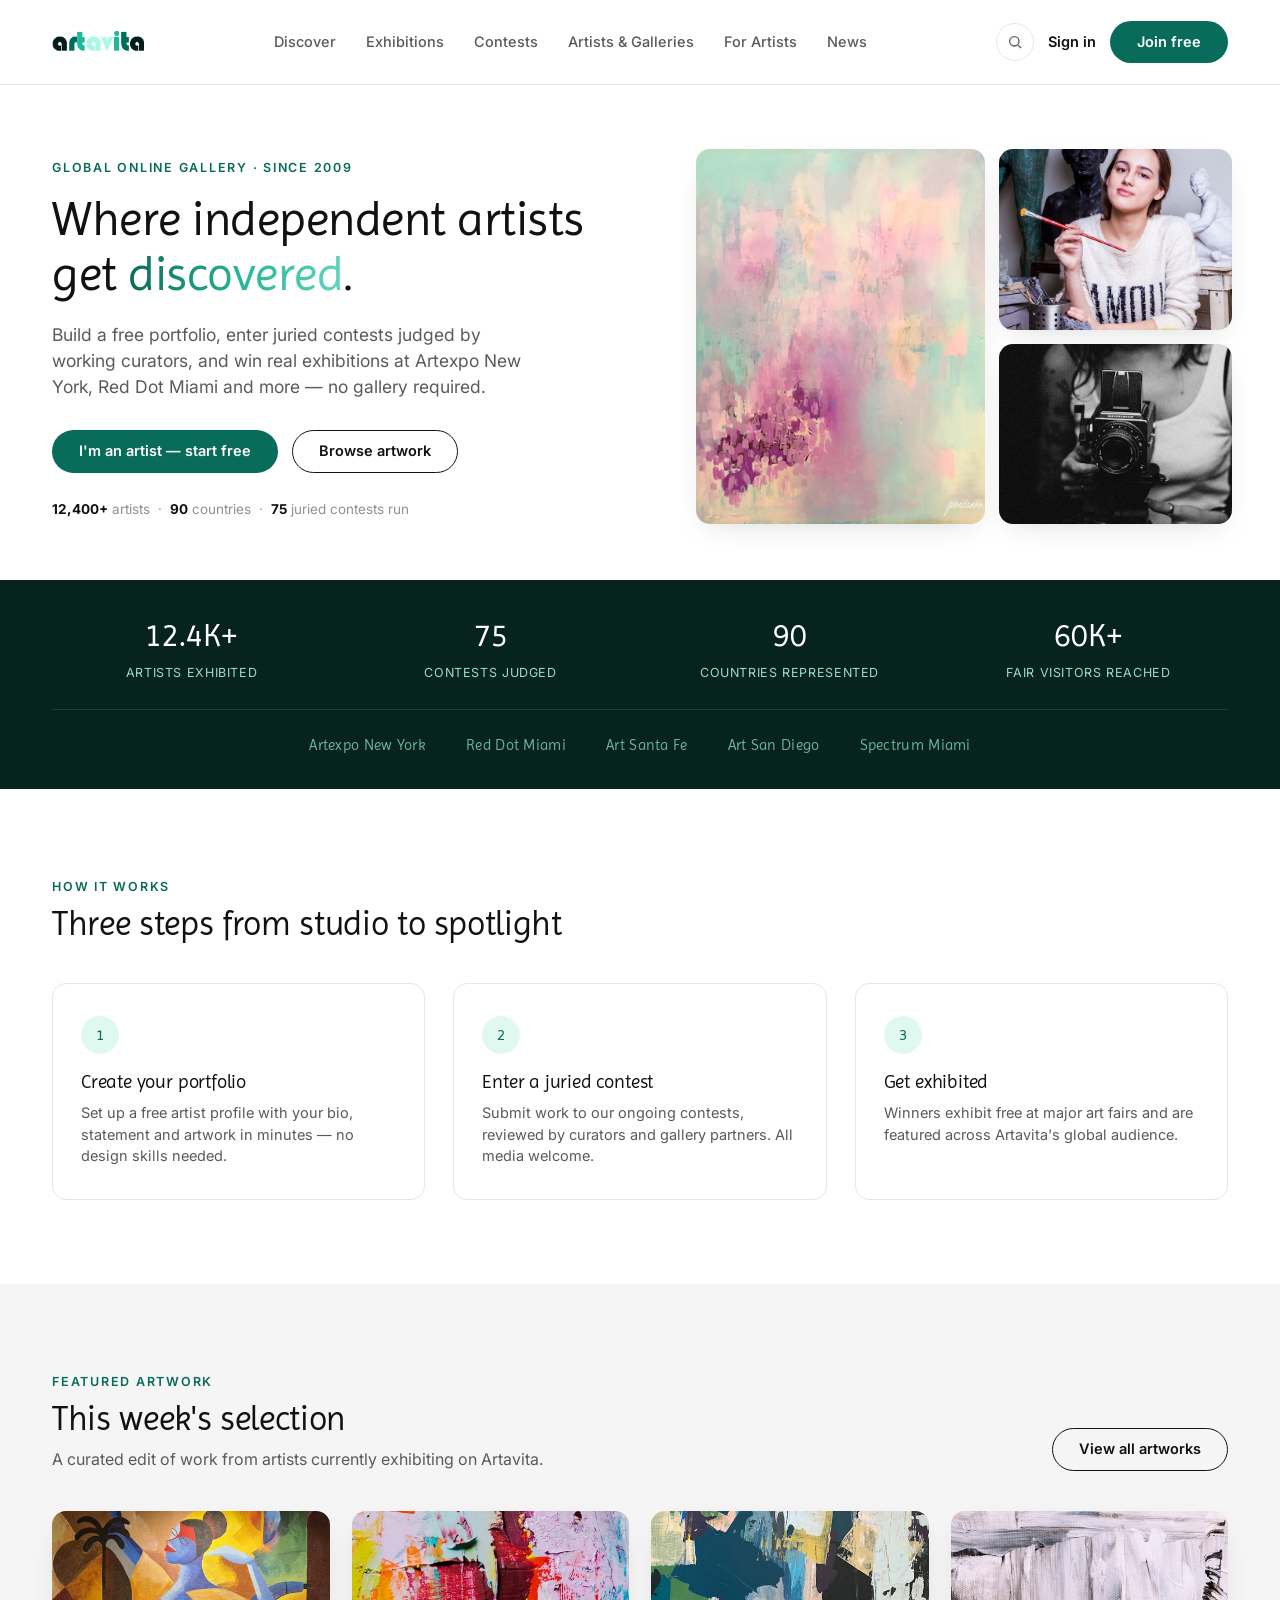
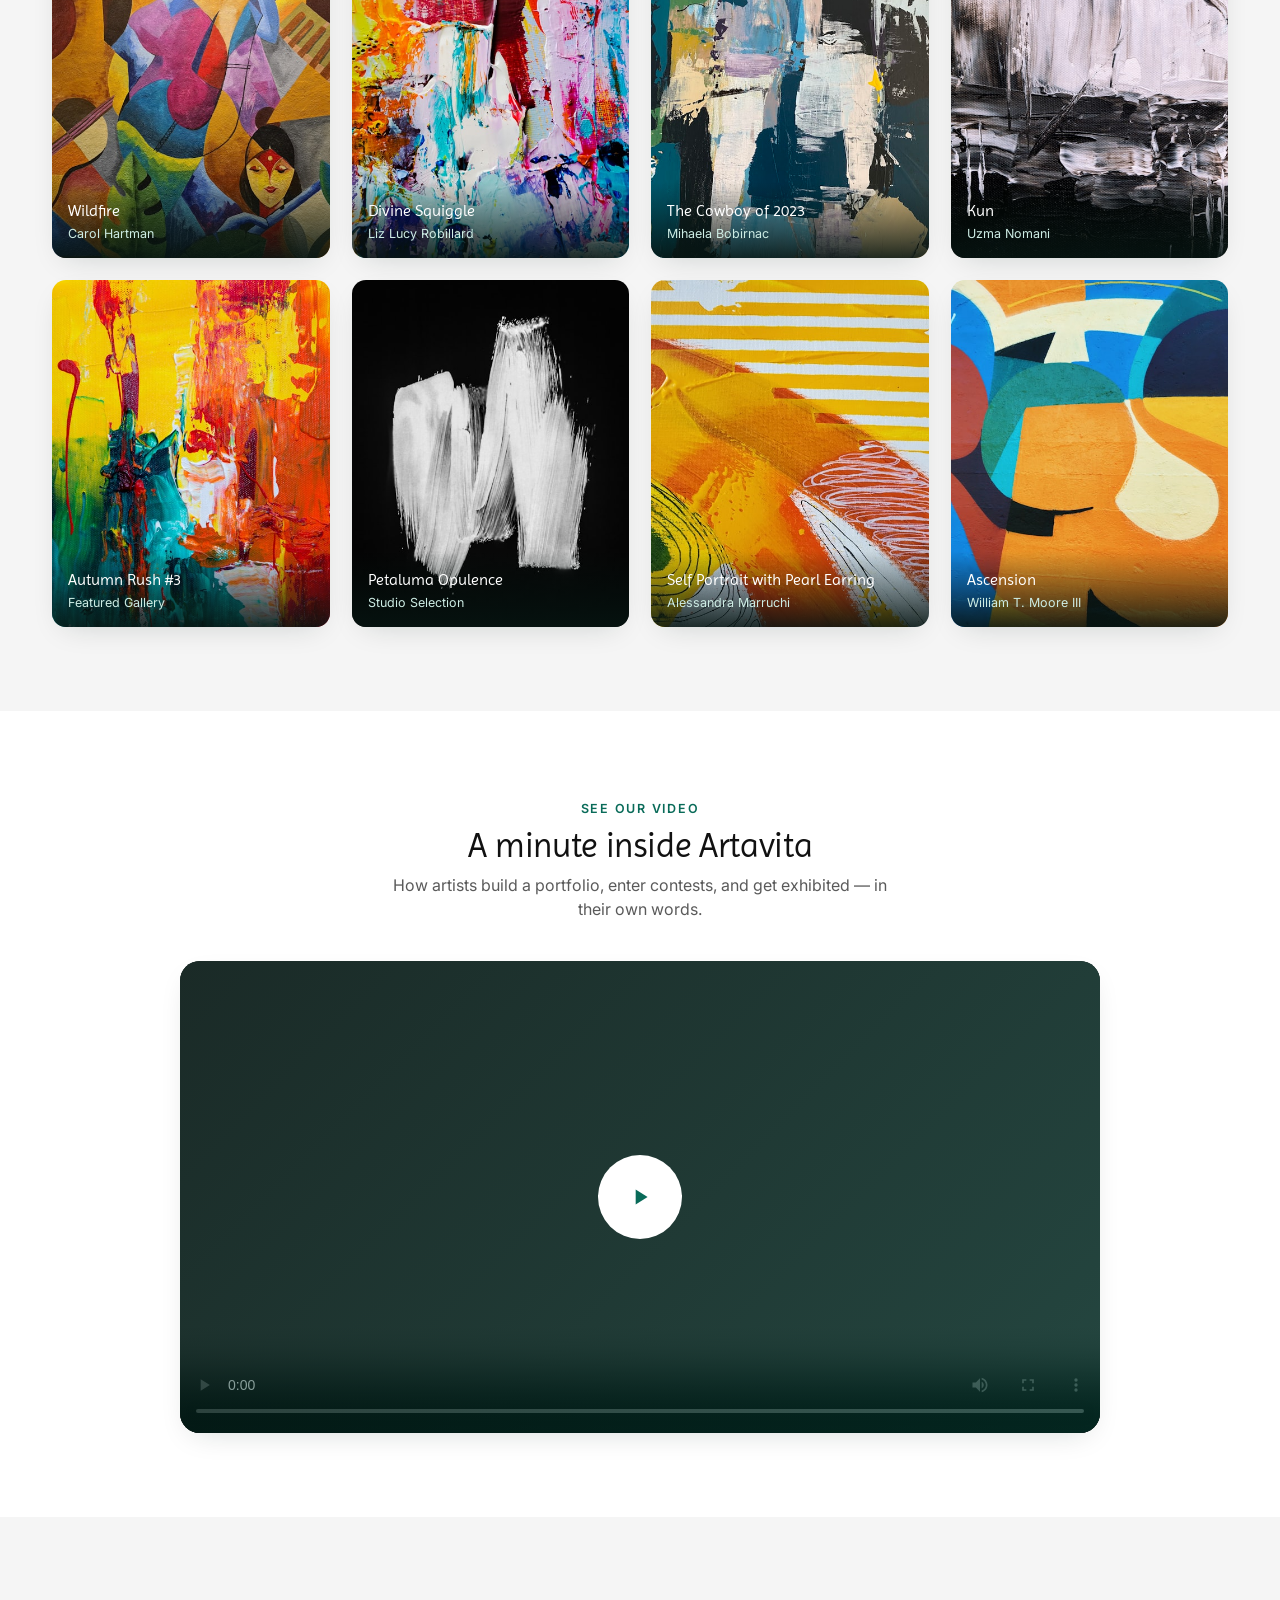
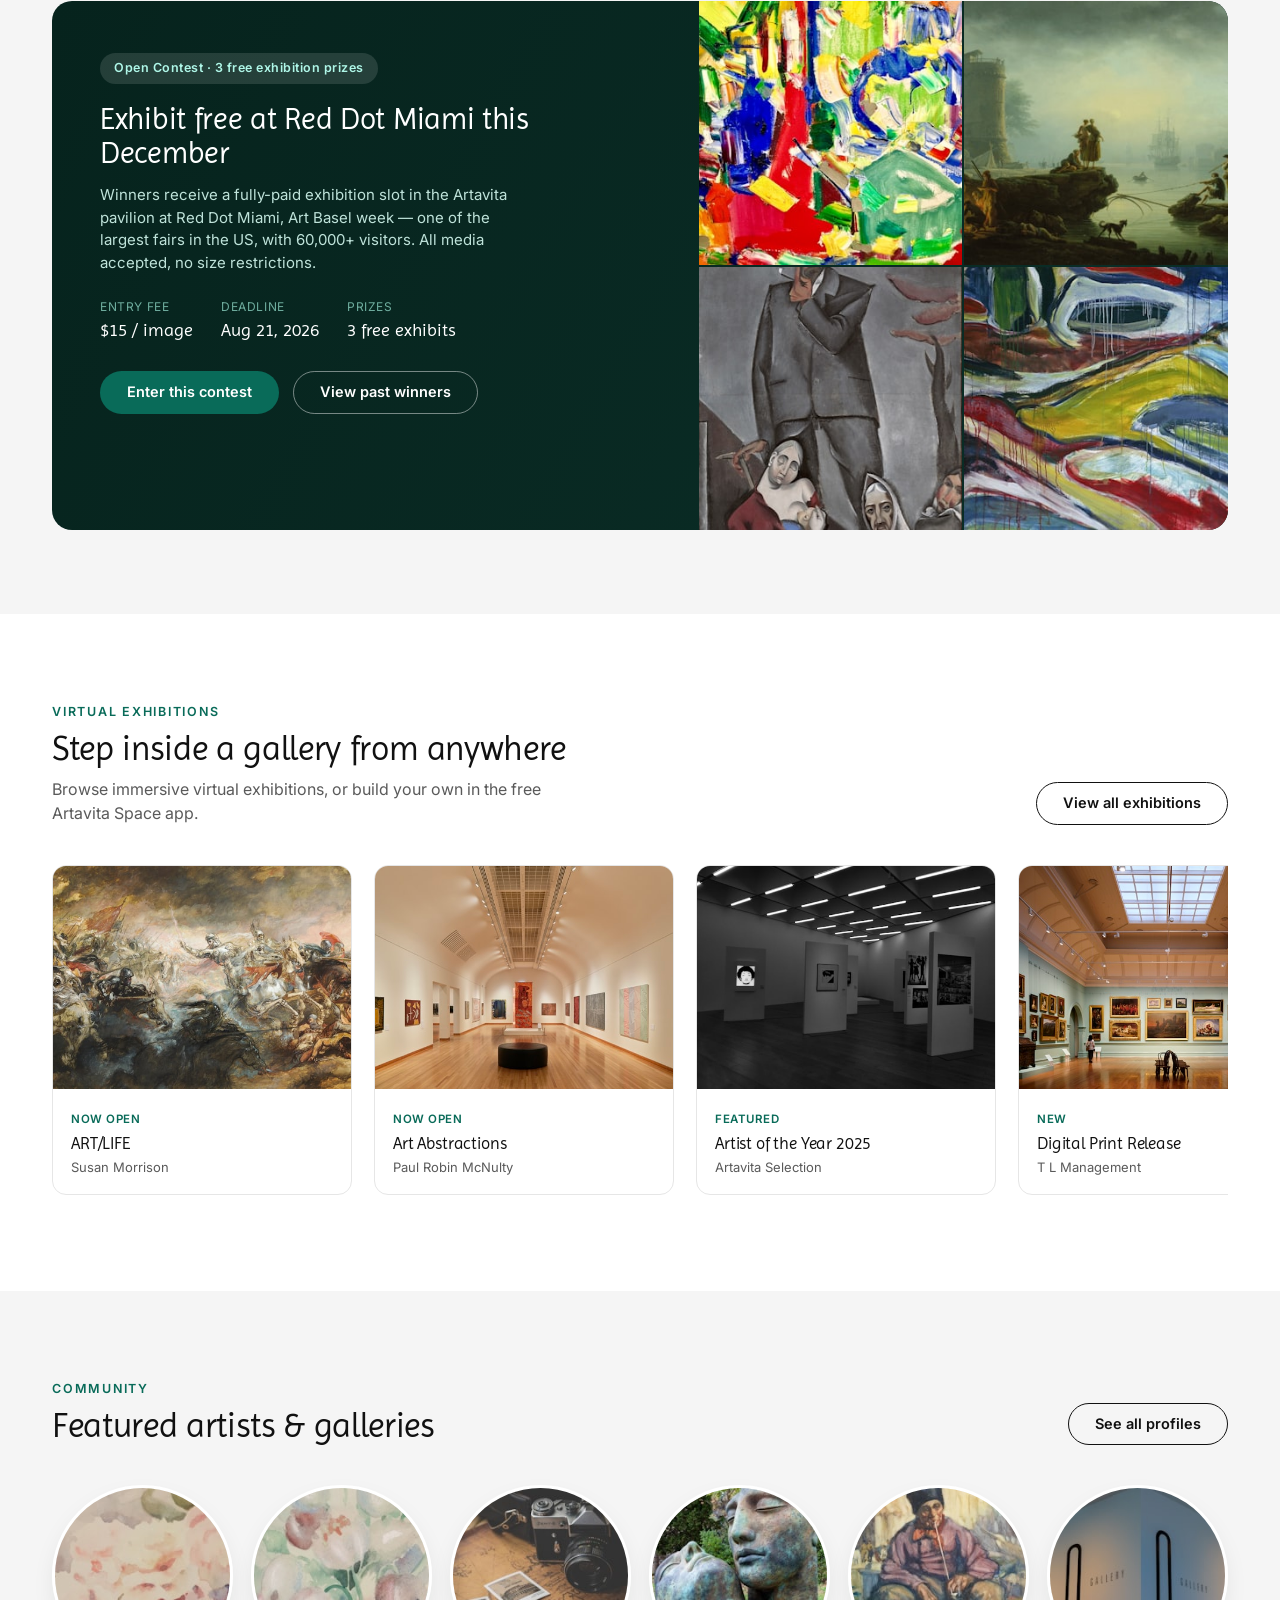
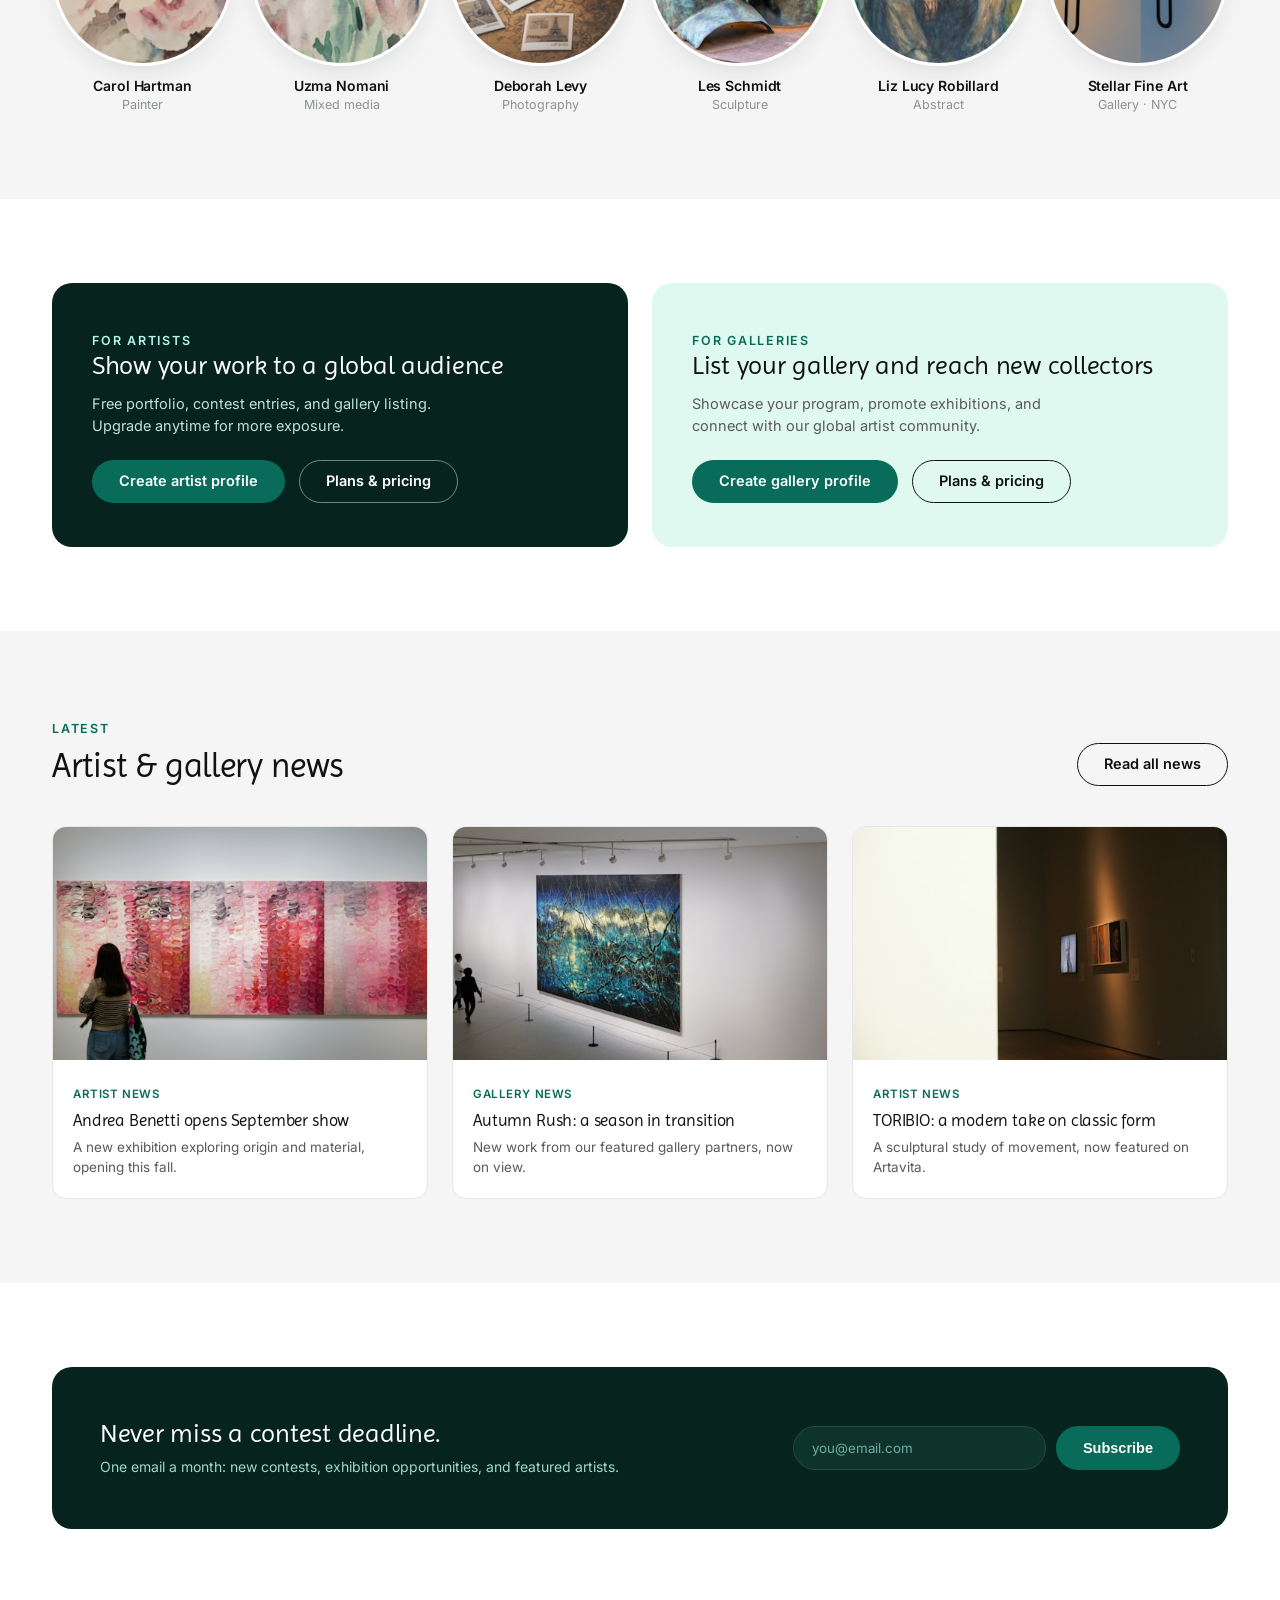
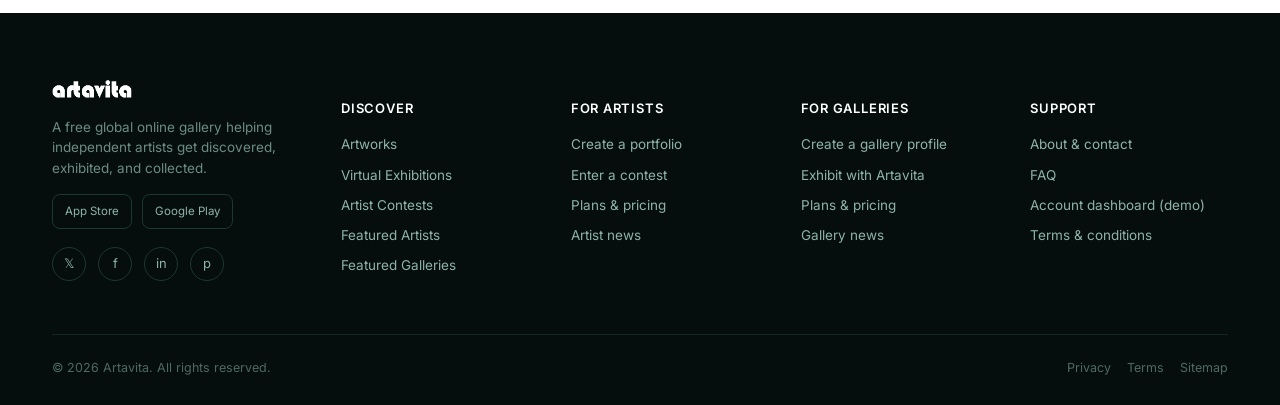
<file: index.html>
<!DOCTYPE html>
<html lang="en">
<head>
<meta charset="UTF-8">
<meta name="viewport" content="width=device-width, initial-scale=1.0">
<title>Artavita — Where Independent Artists Get Discovered</title>
<link rel="preconnect" href="https://fonts.googleapis.com">
<link rel="preconnect" href="https://fonts.gstatic.com" crossorigin>
<link href="https://fonts.googleapis.com/css2?family=Imprima&family=Inter:wght@400;500;600;700&display=swap" rel="stylesheet">
<link rel="stylesheet" href="assets/styles.css">
</head>
<body>

<header id="site-header">
  <div class="wrap header-inner">
    <a href="index.html" class="logo">
      <img class="logo-img" src="assets/logo-color.png" alt="Artavita">
    </a>
    <nav class="primary-nav">
      <a href="artworks.html">Discover</a>
      <a href="index.html#exhibitions">Exhibitions</a>
      <a href="index.html#contests">Contests</a>
      <a href="artists.html">Artists &amp; Galleries</a>
      <a href="index.html#for-artists">For Artists</a>
      <a href="news-post.html">News</a>
    </nav>
    <div class="header-actions">
      <button class="icon-btn" title="Search" aria-label="Search">
        <svg width="16" height="16" viewBox="0 0 24 24" fill="none" stroke="currentColor" stroke-width="2"><circle cx="11" cy="11" r="7"/><line x1="21" y1="21" x2="16.65" y2="16.65"/></svg>
      </button>
      <a href="signin.html" class="signin-link">Sign in</a>
      <a href="signin.html" class="btn btn-primary">Join free</a>
      <button class="hamburger" aria-label="Menu"><span></span><span></span><span></span></button>
    </div>
  </div>
</header>

<section class="hero">
  <div class="wrap hero-grid">
    <div class="reveal in-view">
      <span class="eyebrow">Global Online Gallery · Since 2009</span>
      <h1>Where independent artists get <span class="grad">discovered</span>.</h1>
      <p class="lead">Build a free portfolio, enter juried contests judged by working curators, and win real exhibitions at Artexpo New York, Red Dot Miami and more &mdash; no gallery required.</p>
      <div class="hero-ctas">
        <a href="signin.html" class="btn btn-primary">I'm an artist &mdash; start free</a>
        <a href="artworks.html" class="btn btn-outline">Browse artwork</a>
      </div>
      <p class="hero-trust"><b>12,400+</b> artists &nbsp;·&nbsp; <b>90</b> countries &nbsp;·&nbsp; <b>75</b> juried contests run</p>
    </div>
    <div class="hero-collage">
      <div class="tall"><figure><img src="assets/img/artavita-hero1-700x900.jpg" alt="Featured painting"></figure></div>
      <div class="short"><figure><img src="assets/img/artavita-hero2-600x460.jpg" alt="Featured sculpture"></figure></div>
      <div class="short"><figure><img src="assets/img/artavita-hero3-600x460.jpg" alt="Featured photography"></figure></div>
    </div>
  </div>
</section>

<div class="stats-bar">
  <div class="wrap">
    <div class="stats-grid">
      <div><div class="num" data-count="12400">0</div><div class="label">Artists exhibited</div></div>
      <div><div class="num" data-count="75">0</div><div class="label">Contests judged</div></div>
      <div><div class="num" data-count="90">0</div><div class="label">Countries represented</div></div>
      <div><div class="num" data-count="60" data-suffix="K+">0</div><div class="label">Fair visitors reached</div></div>
    </div>
    <div class="fairs-row">
      <span>Artexpo New York</span><span>Red Dot Miami</span><span>Art Santa Fe</span><span>Art San Diego</span><span>Spectrum Miami</span>
    </div>
  </div>
</div>

<section id="discover">
  <div class="wrap">
    <div class="section-head reveal">
      <div>
        <span class="eyebrow">How it works</span>
        <h2 style="margin-top:8px;">Three steps from studio to spotlight</h2>
      </div>
    </div>
    <div class="steps stagger">
      <div class="step-card reveal">
        <div class="step-num">1</div>
        <h3>Create your portfolio</h3>
        <p>Set up a free artist profile with your bio, statement and artwork in minutes &mdash; no design skills needed.</p>
      </div>
      <div class="step-card reveal">
        <div class="step-num">2</div>
        <h3>Enter a juried contest</h3>
        <p>Submit work to our ongoing contests, reviewed by curators and gallery partners. All media welcome.</p>
      </div>
      <div class="step-card reveal">
        <div class="step-num">3</div>
        <h3>Get exhibited</h3>
        <p>Winners exhibit free at major art fairs and are featured across Artavita's global audience.</p>
      </div>
    </div>
  </div>
</section>

<section class="alt">
  <div class="wrap">
    <div class="section-head reveal">
      <div>
        <span class="eyebrow">Featured Artwork</span>
        <h2 style="margin-top:8px;">This week's selection</h2>
        <p>A curated edit of work from artists currently exhibiting on Artavita.</p>
      </div>
      <a href="artworks.html" class="btn btn-outline">View all artworks</a>
    </div>
    <div class="art-grid stagger">
      <a href="artwork-detail.html" class="art-card reveal"><img src="assets/img/art1-500x620.jpg" alt="Wildfire by Carol Hartman"><div class="tint"></div><div class="view-icon">＋</div><div class="art-overlay"><div class="title">Wildfire</div><div class="artist">Carol Hartman</div></div></a>
      <a href="artwork-detail.html" class="art-card reveal"><img src="assets/img/art2-500x620.jpg" alt="Divine Squiggle by Liz Lucy Robillard"><div class="tint"></div><div class="view-icon">＋</div><div class="art-overlay"><div class="title">Divine Squiggle</div><div class="artist">Liz Lucy Robillard</div></div></a>
      <a href="artwork-detail.html" class="art-card reveal"><img src="assets/img/art3-500x620.jpg" alt="The Cowboy of 2023 by Mihaela Bobirnac"><div class="tint"></div><div class="view-icon">＋</div><div class="art-overlay"><div class="title">The Cowboy of 2023</div><div class="artist">Mihaela Bobirnac</div></div></a>
      <a href="artwork-detail.html" class="art-card reveal"><img src="assets/img/art4-500x620.jpg" alt="Kun by Uzma Nomani"><div class="tint"></div><div class="view-icon">＋</div><div class="art-overlay"><div class="title">Kun</div><div class="artist">Uzma Nomani</div></div></a>
      <a href="artwork-detail.html" class="art-card reveal"><img src="assets/img/art5-500x620.jpg" alt="Autumn Rush by featured gallery artist"><div class="tint"></div><div class="view-icon">＋</div><div class="art-overlay"><div class="title">Autumn Rush #3</div><div class="artist">Featured Gallery</div></div></a>
      <a href="artwork-detail.html" class="art-card reveal"><img src="assets/img/art6-500x620.jpg" alt="Petaluma Opulence"><div class="tint"></div><div class="view-icon">＋</div><div class="art-overlay"><div class="title">Petaluma Opulence</div><div class="artist">Studio Selection</div></div></a>
      <a href="artwork-detail.html" class="art-card reveal"><img src="assets/img/art7-500x620.jpg" alt="Self Portrait"><div class="tint"></div><div class="view-icon">＋</div><div class="art-overlay"><div class="title">Self Portrait with Pearl Earring</div><div class="artist">Alessandra Marruchi</div></div></a>
      <a href="artwork-detail.html" class="art-card reveal"><img src="assets/img/art8-500x620.jpg" alt="Ascension"><div class="tint"></div><div class="view-icon">＋</div><div class="art-overlay"><div class="title">Ascension</div><div class="artist">William T. Moore III</div></div></a>
    </div>
  </div>
</section>

<section id="video">
  <div class="wrap">
    <div class="section-head reveal" style="justify-content:center;text-align:center;">
      <div style="margin:0 auto;">
        <span class="eyebrow">See our video</span>
        <h2 style="margin-top:8px;">A minute inside Artavita</h2>
        <p style="margin-left:auto;margin-right:auto;">How artists build a portfolio, enter contests, and get exhibited &mdash; in their own words.</p>
      </div>
    </div>
    <div class="video-shell reveal">
      <video id="artavita-video" playsinline preload="metadata" controls>
        <source src="https://s3-us-west-1.amazonaws.com/artavita/artavita_video_264.mp4" type="video/mp4">
      </video>
      <div class="video-cover" id="video-cover">
        <div class="play-btn">
          <svg width="26" height="26" viewBox="0 0 24 24" fill="currentColor"><path d="M8 5v14l11-7z"/></svg>
        </div>
      </div>
    </div>
  </div>
</section>

<section class="alt" id="contests">
  <div class="wrap">
    <div class="contest-card reveal">
      <div class="contest-copy">
        <span class="contest-badge">Open Contest · 3 free exhibition prizes</span>
        <h2>Exhibit free at Red Dot Miami this December</h2>
        <p>Winners receive a fully-paid exhibition slot in the Artavita pavilion at Red Dot Miami, Art Basel week &mdash; one of the largest fairs in the US, with 60,000+ visitors. All media accepted, no size restrictions.</p>
        <div class="contest-meta">
          <div><span>Entry fee</span><b>$15 / image</b></div>
          <div><span>Deadline</span><b>Aug 21, 2026</b></div>
          <div><span>Prizes</span><b>3 free exhibits</b></div>
        </div>
        <div class="contest-ctas">
          <a href="contest-entry.html" class="btn btn-primary">Enter this contest</a>
          <a href="artists.html" class="btn btn-outline-light">View past winners</a>
        </div>
      </div>
      <div class="contest-entries">
        <a href="artworks.html"><img src="assets/img/entry1-300x300.jpg" alt="Contest entry"></a>
        <a href="artworks.html"><img src="assets/img/entry2-300x300.jpg" alt="Contest entry"></a>
        <a href="artworks.html"><img src="assets/img/entry3-300x300.jpg" alt="Contest entry"></a>
        <a href="artworks.html"><img src="assets/img/entry4-300x300.jpg" alt="Contest entry"></a>
      </div>
    </div>
  </div>
</section>

<section id="exhibitions">
  <div class="wrap">
    <div class="section-head reveal">
      <div>
        <span class="eyebrow">Virtual Exhibitions</span>
        <h2 style="margin-top:8px;">Step inside a gallery from anywhere</h2>
        <p>Browse immersive virtual exhibitions, or build your own in the free Artavita Space app.</p>
      </div>
      <a href="artworks.html" class="btn btn-outline">View all exhibitions</a>
    </div>
    <div class="carousel">
      <div class="exhibit-card">
        <div class="imgwrap"><img src="assets/img/ex1-500x375.jpg" alt="ART/LIFE exhibition"></div>
        <div class="exhibit-info"><span class="tag">Now Open</span><h4>ART/LIFE</h4><p>Susan Morrison</p></div>
      </div>
      <div class="exhibit-card">
        <div class="imgwrap"><img src="assets/img/ex2-500x375.jpg" alt="Art Abstractions exhibition"></div>
        <div class="exhibit-info"><span class="tag">Now Open</span><h4>Art Abstractions</h4><p>Paul Robin McNulty</p></div>
      </div>
      <div class="exhibit-card">
        <div class="imgwrap"><img src="assets/img/ex3-500x375.jpg" alt="Artist of the Year exhibition"></div>
        <div class="exhibit-info"><span class="tag">Featured</span><h4>Artist of the Year 2025</h4><p>Artavita Selection</p></div>
      </div>
      <div class="exhibit-card">
        <div class="imgwrap"><img src="assets/img/ex4-500x375.jpg" alt="Digital Print Release exhibition"></div>
        <div class="exhibit-info"><span class="tag">New</span><h4>Digital Print Release</h4><p>T L Management</p></div>
      </div>
      <div class="exhibit-cta">
        <h4 style="font-family:'Imprima',sans-serif;font-size:17px;font-weight:400;">Build your own</h4>
        <p style="font-size:13px;">Free with the Artavita Space app on iOS, Android, Mac and Web.</p>
        <a href="signin.html" class="btn btn-primary" style="padding:10px 18px;">Create a virtual exhibition</a>
      </div>
    </div>
  </div>
</section>

<section class="alt" id="artists">
  <div class="wrap">
    <div class="section-head reveal">
      <div>
        <span class="eyebrow">Community</span>
        <h2 style="margin-top:8px;">Featured artists &amp; galleries</h2>
      </div>
      <a href="artists.html" class="btn btn-outline">See all profiles</a>
    </div>
    <div class="people-grid stagger">
      <a href="artist-profile.html" class="people-card reveal"><div class="avatar"><img src="assets/img/p1-200x200.jpg" alt="Carol Hartman"></div><h4>Carol Hartman</h4><p>Painter</p></a>
      <a href="artist-profile.html" class="people-card reveal"><div class="avatar"><img src="assets/img/p2-200x200.jpg" alt="Uzma Nomani"></div><h4>Uzma Nomani</h4><p>Mixed media</p></a>
      <a href="artist-profile.html" class="people-card reveal"><div class="avatar"><img src="assets/img/p3-200x200.jpg" alt="Deborah Levy"></div><h4>Deborah Levy</h4><p>Photography</p></a>
      <a href="artist-profile.html" class="people-card reveal"><div class="avatar"><img src="assets/img/p4-200x200.jpg" alt="Les Schmidt"></div><h4>Les Schmidt</h4><p>Sculpture</p></a>
      <a href="artist-profile.html" class="people-card reveal"><div class="avatar"><img src="assets/img/p5-200x200.jpg" alt="Liz Lucy Robillard"></div><h4>Liz Lucy Robillard</h4><p>Abstract</p></a>
      <a href="artist-profile.html" class="people-card reveal"><div class="avatar"><img src="assets/img/p6-200x200.jpg" alt="Featured Gallery"></div><h4>Stellar Fine Art</h4><p>Gallery · NYC</p></a>
    </div>
  </div>
</section>

<section id="for-artists">
  <div class="wrap">
    <div class="dual-cta">
      <div class="cta-panel artist reveal">
        <span class="eyebrow" style="color:var(--accent-tint2);">For Artists</span>
        <h3>Show your work to a global audience</h3>
        <p>Free portfolio, contest entries, and gallery listing. Upgrade anytime for more exposure.</p>
        <div class="cta-row">
          <a href="signin.html" class="btn btn-primary">Create artist profile</a>
          <a href="pricing.html" class="btn btn-outline-light">Plans &amp; pricing</a>
        </div>
      </div>
      <div class="cta-panel gallery reveal">
        <span class="eyebrow">For Galleries</span>
        <h3>List your gallery and reach new collectors</h3>
        <p>Showcase your program, promote exhibitions, and connect with our global artist community.</p>
        <div class="cta-row">
          <a href="signin.html" class="btn btn-primary">Create gallery profile</a>
          <a href="pricing.html" class="btn btn-outline">Plans &amp; pricing</a>
        </div>
      </div>
    </div>
  </div>
</section>

<section class="alt" id="news">
  <div class="wrap">
    <div class="section-head reveal">
      <div>
        <span class="eyebrow">Latest</span>
        <h2 style="margin-top:8px;">Artist &amp; gallery news</h2>
      </div>
      <a href="news-post.html" class="btn btn-outline">Read all news</a>
    </div>
    <div class="news-grid stagger">
      <div class="news-card reveal">
        <div class="imgwrap"><img src="assets/img/news1-500x320.jpg" alt="Andrea Benetti exhibition news"></div>
        <div class="news-body"><span class="tag">Artist News</span><h4>Andrea Benetti opens September show</h4><p>A new exhibition exploring origin and material, opening this fall.</p></div>
      </div>
      <div class="news-card reveal">
        <div class="imgwrap"><img src="assets/img/news2-500x320.jpg" alt="Autumn Rush gallery news"></div>
        <div class="news-body"><span class="tag">Gallery News</span><h4>Autumn Rush: a season in transition</h4><p>New work from our featured gallery partners, now on view.</p></div>
      </div>
      <div class="news-card reveal">
        <div class="imgwrap"><img src="assets/img/news3-500x320.jpg" alt="Toribio sculpture news"></div>
        <div class="news-body"><span class="tag">Artist News</span><h4>TORIBIO: a modern take on classic form</h4><p>A sculptural study of movement, now featured on Artavita.</p></div>
      </div>
    </div>
  </div>
</section>

<section>
  <div class="wrap">
    <div class="newsletter reveal">
      <div>
        <h3>Never miss a contest deadline.</h3>
        <p>One email a month: new contests, exhibition opportunities, and featured artists.</p>
      </div>
      <form onsubmit="return false;">
        <input type="email" placeholder="you@email.com" aria-label="Email address">
        <button type="submit" class="btn btn-primary">Subscribe</button>
      </form>
    </div>
  </div>
</section>

<footer>
  <div class="wrap">
    <div class="footer-grid">
      <div class="footer-brand">
        <img class="logo-img" src="assets/logo-white.png" alt="Artavita" style="height:26px;">
        <p>A free global online gallery helping independent artists get discovered, exhibited, and collected.</p>
        <div class="app-badges">
          <div>App Store</div>
          <div>Google Play</div>
        </div>
        <div class="social-row">
          <a href="#" aria-label="Twitter">𝕏</a>
          <a href="#" aria-label="Facebook">f</a>
          <a href="#" aria-label="LinkedIn">in</a>
          <a href="#" aria-label="Pinterest">p</a>
        </div>
      </div>
      <div class="footer-col">
        <h5>Discover</h5>
        <a href="artworks.html">Artworks</a>
        <a href="index.html#exhibitions">Virtual Exhibitions</a>
        <a href="contest-entry.html">Artist Contests</a>
        <a href="artists.html">Featured Artists</a>
        <a href="artists.html">Featured Galleries</a>
      </div>
      <div class="footer-col">
        <h5>For Artists</h5>
        <a href="signin.html">Create a portfolio</a>
        <a href="contest-entry.html">Enter a contest</a>
        <a href="pricing.html">Plans &amp; pricing</a>
        <a href="news-post.html">Artist news</a>
      </div>
      <div class="footer-col">
        <h5>For Galleries</h5>
        <a href="signin.html">Create a gallery profile</a>
        <a href="about.html">Exhibit with Artavita</a>
        <a href="pricing.html">Plans &amp; pricing</a>
        <a href="news-post.html">Gallery news</a>
      </div>
      <div class="footer-col">
        <h5>Support</h5>
        <a href="about.html">About &amp; contact</a>
        <a href="about.html#faq">FAQ</a>
        <a href="dashboard.html">Account dashboard (demo)</a>
        <a href="#">Terms &amp; conditions</a>
      </div>
    </div>
    <div class="footer-bottom">
      <span>© 2026 Artavita. All rights reserved.</span>
      <span><a href="#">Privacy</a><a href="#">Terms</a><a href="#">Sitemap</a></span>
    </div>
  </div>
</footer>

<script src="assets/script.js"></script>
</body>
</html>
</file>
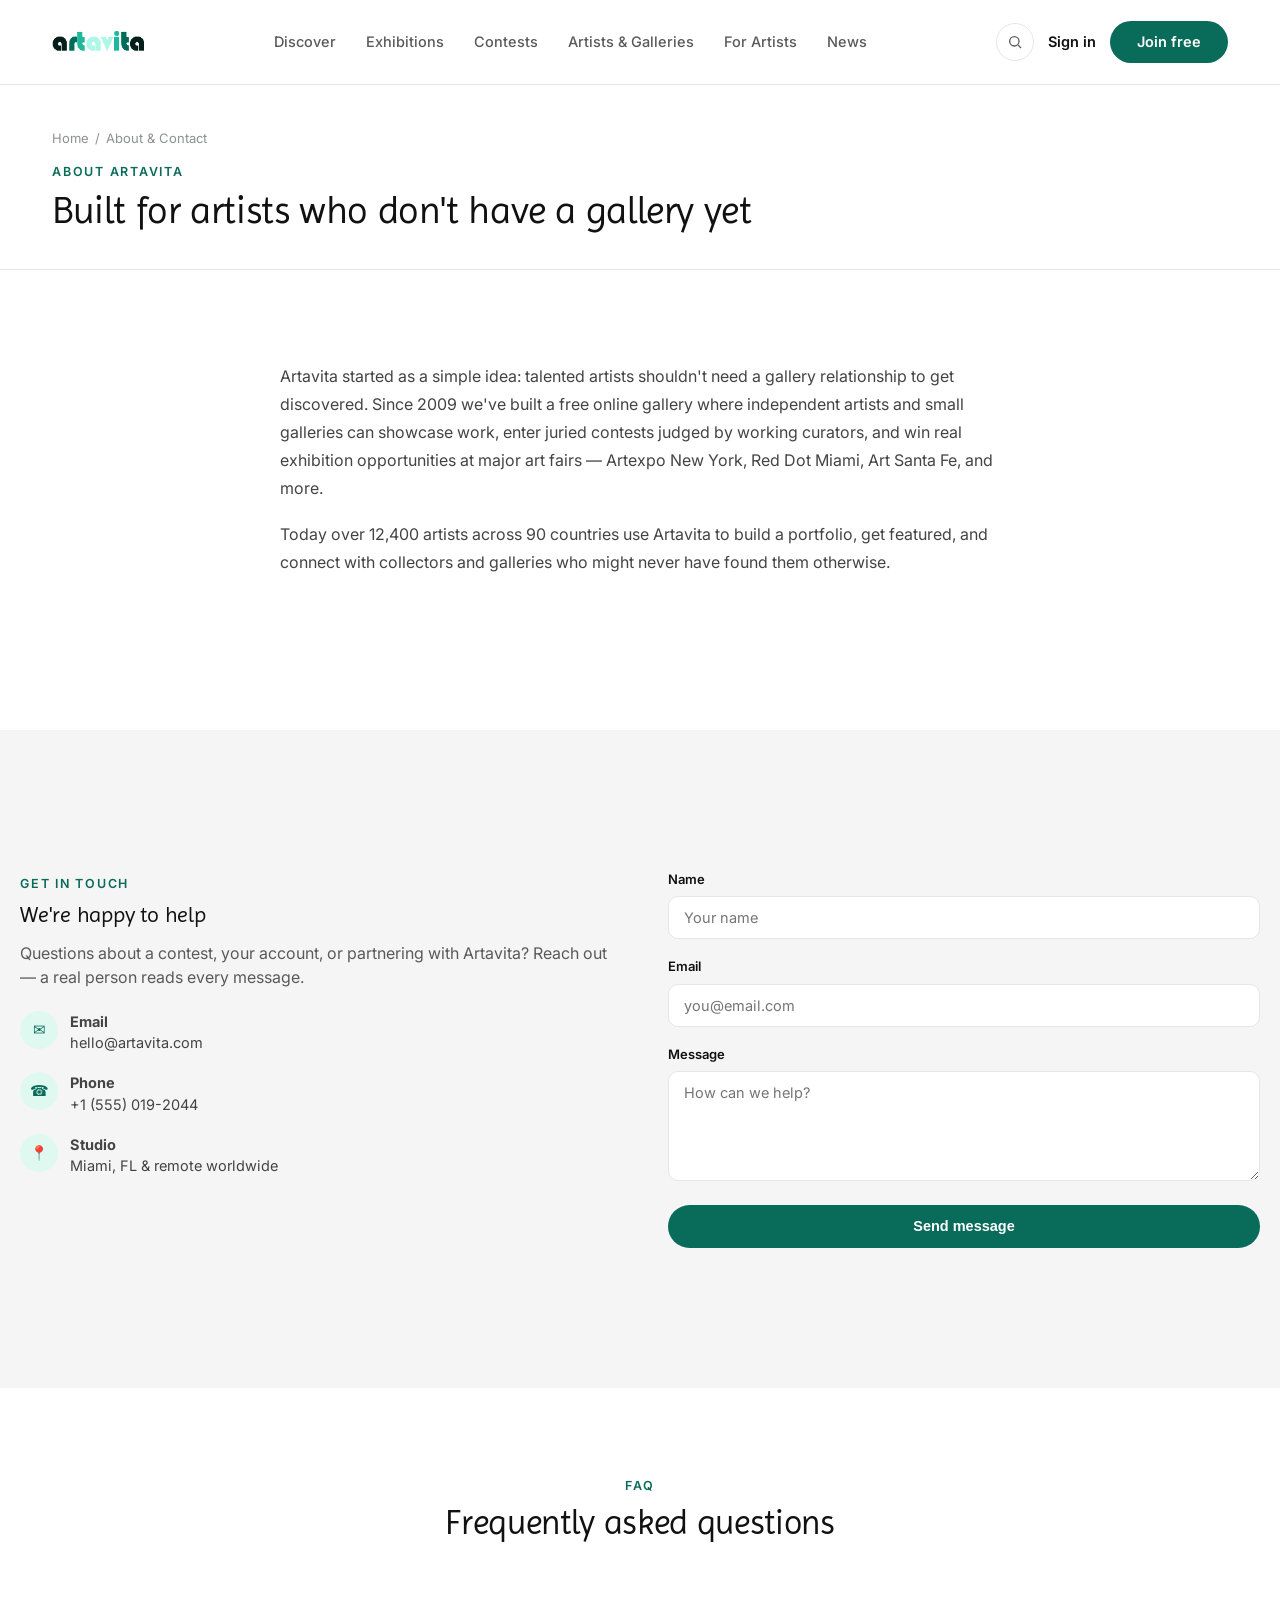
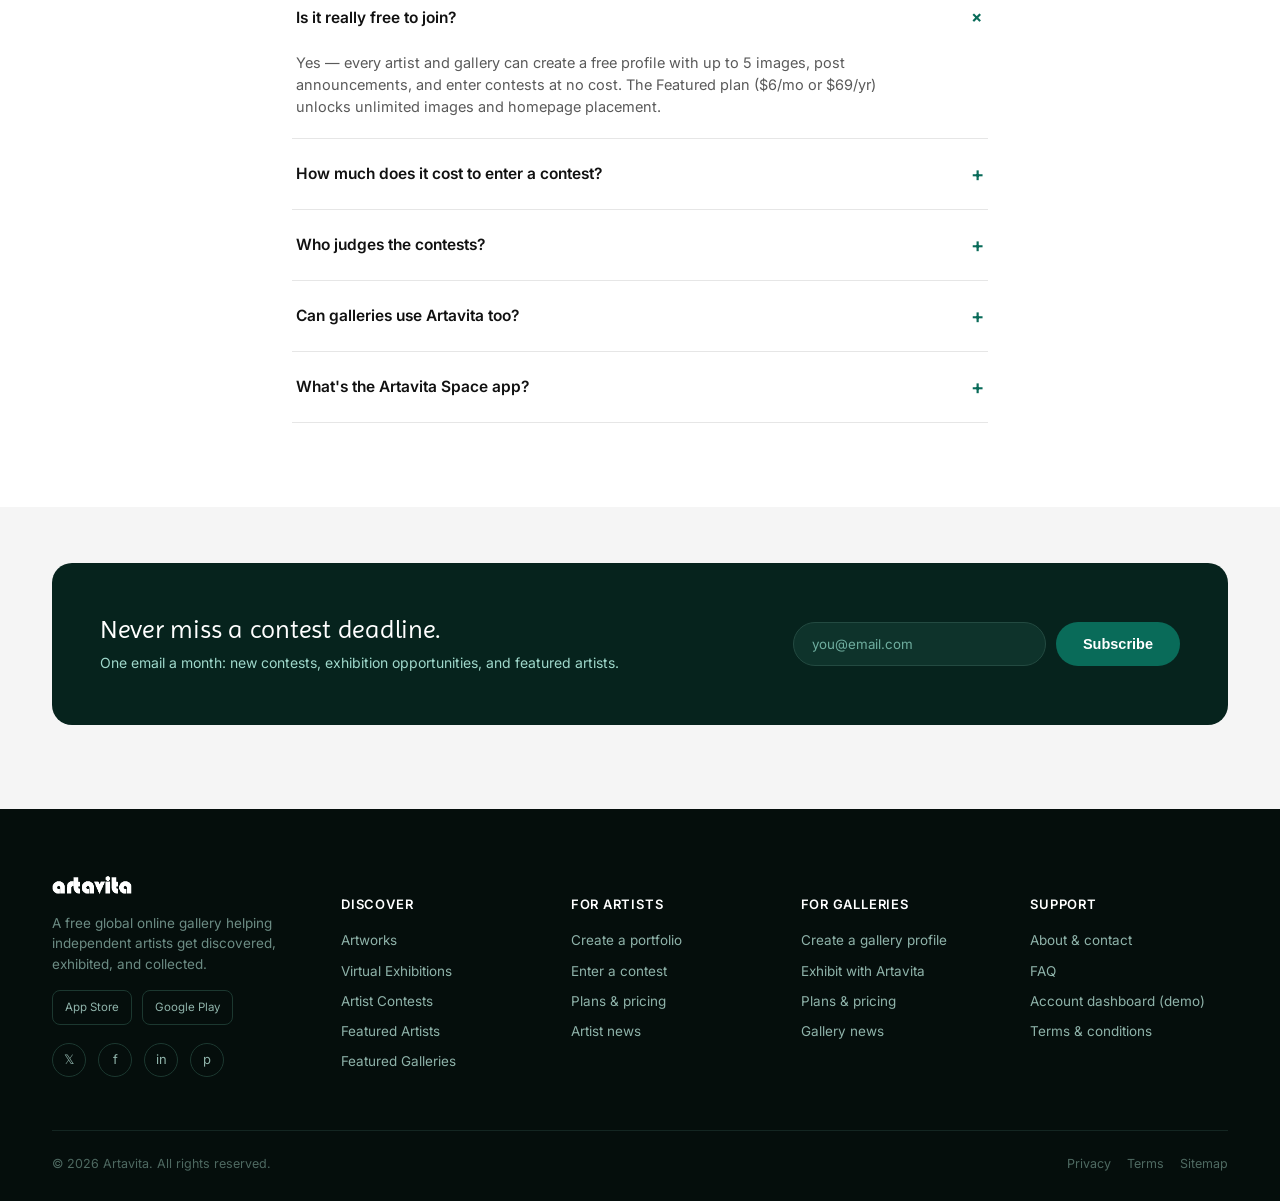
<file: about.html>
<!DOCTYPE html>
<html lang="en">
<head>
<meta charset="UTF-8">
<meta name="viewport" content="width=device-width, initial-scale=1.0">
<title>About &amp; Contact — Artavita</title>
<link rel="preconnect" href="https://fonts.googleapis.com">
<link rel="preconnect" href="https://fonts.gstatic.com" crossorigin>
<link href="https://fonts.googleapis.com/css2?family=Imprima&family=Inter:wght@400;500;600;700&display=swap" rel="stylesheet">
<link rel="stylesheet" href="assets/styles.css">
</head>
<body>

<header id="site-header">
  <div class="wrap header-inner">
    <a href="index.html" class="logo"><img class="logo-img" src="assets/logo-color.png" alt="Artavita"></a>
    <nav class="primary-nav">
      <a href="artworks.html">Discover</a>
      <a href="index.html#exhibitions">Exhibitions</a>
      <a href="index.html#contests">Contests</a>
      <a href="artists.html">Artists &amp; Galleries</a>
      <a href="index.html#for-artists">For Artists</a>
      <a href="news-post.html">News</a>
    </nav>
    <div class="header-actions">
      <button class="icon-btn" title="Search" aria-label="Search">
        <svg width="16" height="16" viewBox="0 0 24 24" fill="none" stroke="currentColor" stroke-width="2"><circle cx="11" cy="11" r="7"/><line x1="21" y1="21" x2="16.65" y2="16.65"/></svg>
      </button>
      <a href="signin.html" class="signin-link">Sign in</a>
      <a href="signin.html" class="btn btn-primary">Join free</a>
      <button class="hamburger" aria-label="Menu"><span></span><span></span><span></span></button>
    </div>
  </div>
</header>

<div class="page-header">
  <div class="wrap">
    <div class="breadcrumb"><a href="index.html">Home</a><span>/</span>About &amp; Contact</div>
    <span class="eyebrow">About Artavita</span>
    <h1>Built for artists who don't have a gallery yet</h1>
  </div>
</div>

<section>
  <div class="wrap prose" style="padding-top:8px;">
    <p>Artavita started as a simple idea: talented artists shouldn't need a gallery relationship to get discovered. Since 2009 we've built a free online gallery where independent artists and small galleries can showcase work, enter juried contests judged by working curators, and win real exhibition opportunities at major art fairs — Artexpo New York, Red Dot Miami, Art Santa Fe, and more.</p>
    <p>Today over 12,400 artists across 90 countries use Artavita to build a portfolio, get featured, and connect with collectors and galleries who might never have found them otherwise.</p>
  </div>
</section>

<section class="alt">
  <div class="wrap contact-grid">
    <div class="contact-info">
      <span class="eyebrow">Get in touch</span>
      <h3 style="margin-top:8px;">We're happy to help</h3>
      <p>Questions about a contest, your account, or partnering with Artavita? Reach out — a real person reads every message.</p>
      <div class="contact-item"><div class="ic">✉</div><div><b>Email</b><br>hello@artavita.com</div></div>
      <div class="contact-item"><div class="ic">☎</div><div><b>Phone</b><br>+1 (555) 019-2044</div></div>
      <div class="contact-item"><div class="ic">📍</div><div><b>Studio</b><br>Miami, FL &amp; remote worldwide</div></div>
    </div>
    <div>
      <form onsubmit="event.preventDefault(); alert('This is a portfolio demo — no message is actually sent.');">
        <div class="field"><label for="c-name">Name</label><input type="text" id="c-name" placeholder="Your name"></div>
        <div class="field"><label for="c-email">Email</label><input type="email" id="c-email" placeholder="you@email.com"></div>
        <div class="field"><label for="c-msg">Message</label><textarea id="c-msg" placeholder="How can we help?"></textarea></div>
        <button type="submit" class="btn btn-primary" style="width:100%;justify-content:center;">Send message</button>
      </form>
    </div>
  </div>
</section>

<section id="faq">
  <div class="wrap" style="max-width:760px;margin:0 auto;">
    <div class="section-head reveal in-view" style="justify-content:center;text-align:center;">
      <div style="margin:0 auto;"><span class="eyebrow">FAQ</span><h2 style="margin-top:8px;">Frequently asked questions</h2></div>
    </div>
    <div class="accordion">
      <div class="accordion-item open">
        <div class="accordion-q"><span>Is it really free to join?</span><span class="plus">+</span></div>
        <div class="accordion-a" style="max-height:200px;"><p>Yes — every artist and gallery can create a free profile with up to 5 images, post announcements, and enter contests at no cost. The Featured plan ($6/mo or $69/yr) unlocks unlimited images and homepage placement.</p></div>
      </div>
      <div class="accordion-item">
        <div class="accordion-q"><span>How much does it cost to enter a contest?</span><span class="plus">+</span></div>
        <div class="accordion-a"><p>Most contests charge a small per-image entry fee (typically $15) to cover jurying costs. Winners receive a free exhibition slot with no participation fee.</p></div>
      </div>
      <div class="accordion-item">
        <div class="accordion-q"><span>Who judges the contests?</span><span class="plus">+</span></div>
        <div class="accordion-a"><p>Contests are juried by working curators and gallery partners affiliated with the fairs where winners exhibit, including Artexpo New York and Red Dot Miami.</p></div>
      </div>
      <div class="accordion-item">
        <div class="accordion-q"><span>Can galleries use Artavita too?</span><span class="plus">+</span></div>
        <div class="accordion-a"><p>Yes — galleries can create a free profile, promote exhibitions, and connect with Artavita's global artist community the same way individual artists do.</p></div>
      </div>
      <div class="accordion-item">
        <div class="accordion-q"><span>What's the Artavita Space app?</span><span class="plus">+</span></div>
        <div class="accordion-a"><p>Artavita Space is a free companion app (iOS, Android, Mac, and Web) for building and viewing immersive virtual exhibitions.</p></div>
      </div>
    </div>
  </div>
</section>

<section class="alt" style="padding-top:56px;">
  <div class="wrap">
    <div class="newsletter reveal in-view">
      <div>
        <h3>Never miss a contest deadline.</h3>
        <p>One email a month: new contests, exhibition opportunities, and featured artists.</p>
      </div>
      <form onsubmit="return false;">
        <input type="email" placeholder="you@email.com" aria-label="Email address">
        <button type="submit" class="btn btn-primary">Subscribe</button>
      </form>
    </div>
  </div>
</section>

<footer>
  <div class="wrap">
    <div class="footer-grid">
      <div class="footer-brand">
        <img class="logo-img" src="assets/logo-white.png" alt="Artavita" style="height:26px;">
        <p>A free global online gallery helping independent artists get discovered, exhibited, and collected.</p>
        <div class="app-badges">
          <div>App Store</div>
          <div>Google Play</div>
        </div>
        <div class="social-row">
          <a href="#" aria-label="Twitter">𝕏</a>
          <a href="#" aria-label="Facebook">f</a>
          <a href="#" aria-label="LinkedIn">in</a>
          <a href="#" aria-label="Pinterest">p</a>
        </div>
      </div>
      <div class="footer-col">
        <h5>Discover</h5>
        <a href="artworks.html">Artworks</a>
        <a href="index.html#exhibitions">Virtual Exhibitions</a>
        <a href="contest-entry.html">Artist Contests</a>
        <a href="artists.html">Featured Artists</a>
        <a href="artists.html">Featured Galleries</a>
      </div>
      <div class="footer-col">
        <h5>For Artists</h5>
        <a href="signin.html">Create a portfolio</a>
        <a href="contest-entry.html">Enter a contest</a>
        <a href="pricing.html">Plans &amp; pricing</a>
        <a href="news-post.html">Artist news</a>
      </div>
      <div class="footer-col">
        <h5>For Galleries</h5>
        <a href="signin.html">Create a gallery profile</a>
        <a href="about.html">Exhibit with Artavita</a>
        <a href="pricing.html">Plans &amp; pricing</a>
        <a href="news-post.html">Gallery news</a>
      </div>
      <div class="footer-col">
        <h5>Support</h5>
        <a href="about.html">About &amp; contact</a>
        <a href="about.html#faq">FAQ</a>
        <a href="dashboard.html">Account dashboard (demo)</a>
        <a href="#">Terms &amp; conditions</a>
      </div>
    </div>
    <div class="footer-bottom">
      <span>© 2026 Artavita. All rights reserved.</span>
      <span><a href="#">Privacy</a><a href="#">Terms</a><a href="#">Sitemap</a></span>
    </div>
  </div>
</footer>

<script src="assets/script.js"></script>
</body>
</html>
</file>
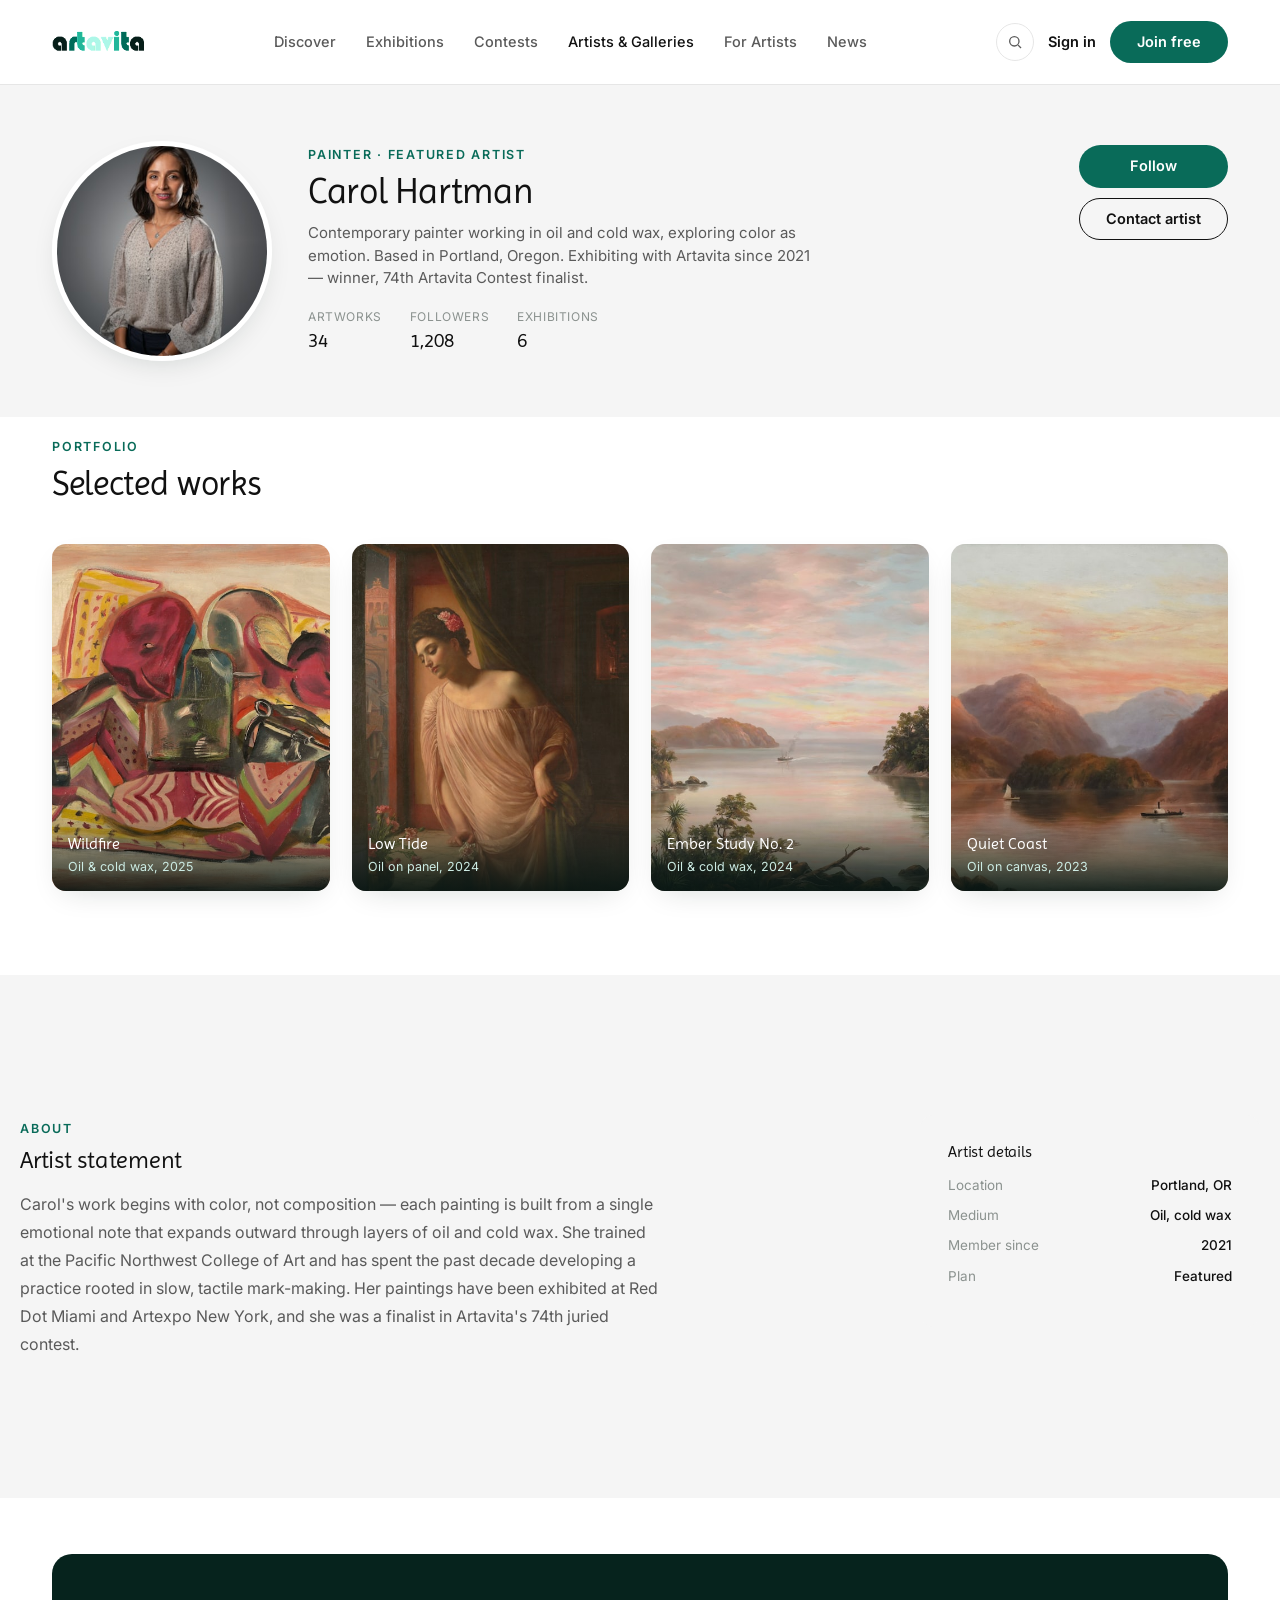
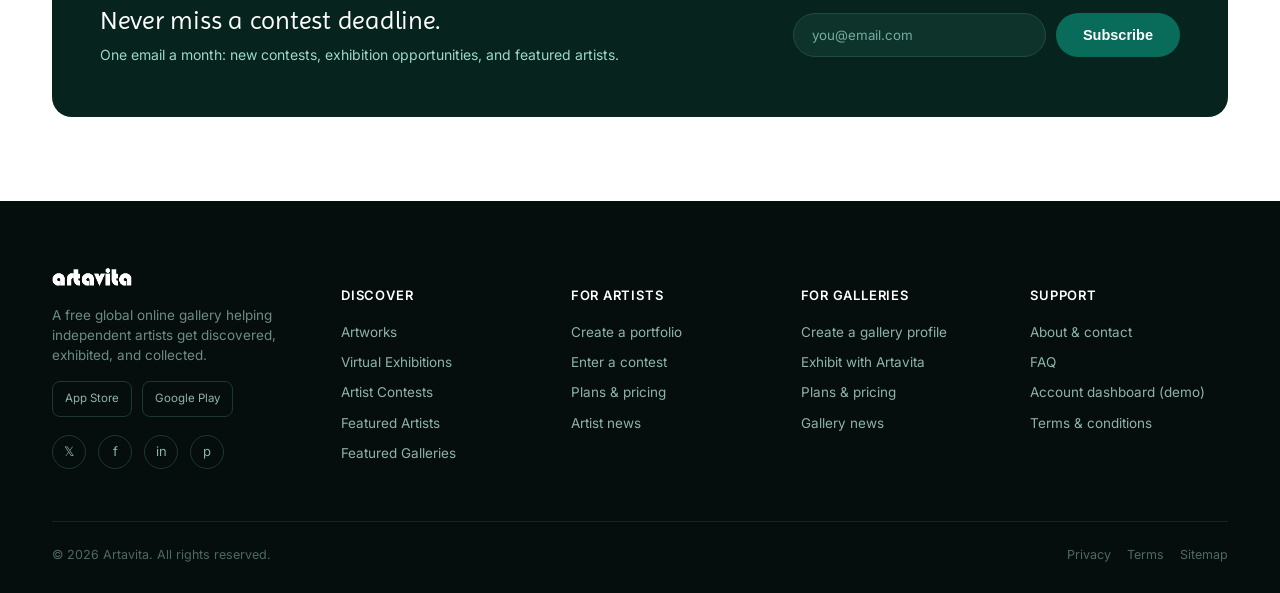
<file: artist-profile.html>
<!DOCTYPE html>
<html lang="en">
<head>
<meta charset="UTF-8">
<meta name="viewport" content="width=device-width, initial-scale=1.0">
<title>Carol Hartman — Artist Profile — Artavita</title>
<link rel="preconnect" href="https://fonts.googleapis.com">
<link rel="preconnect" href="https://fonts.gstatic.com" crossorigin>
<link href="https://fonts.googleapis.com/css2?family=Imprima&family=Inter:wght@400;500;600;700&display=swap" rel="stylesheet">
<link rel="stylesheet" href="assets/styles.css">
</head>
<body>

<header id="site-header">
  <div class="wrap header-inner">
    <a href="index.html" class="logo"><img class="logo-img" src="assets/logo-color.png" alt="Artavita"></a>
    <nav class="primary-nav">
      <a href="artworks.html">Discover</a>
      <a href="index.html#exhibitions">Exhibitions</a>
      <a href="index.html#contests">Contests</a>
      <a href="artists.html" style="color:var(--ink);">Artists &amp; Galleries</a>
      <a href="index.html#for-artists">For Artists</a>
      <a href="news-post.html">News</a>
    </nav>
    <div class="header-actions">
      <button class="icon-btn" title="Search" aria-label="Search">
        <svg width="16" height="16" viewBox="0 0 24 24" fill="none" stroke="currentColor" stroke-width="2"><circle cx="11" cy="11" r="7"/><line x1="21" y1="21" x2="16.65" y2="16.65"/></svg>
      </button>
      <a href="signin.html" class="signin-link">Sign in</a>
      <a href="signin.html" class="btn btn-primary">Join free</a>
      <button class="hamburger" aria-label="Menu"><span></span><span></span><span></span></button>
    </div>
  </div>
</header>

<div class="profile-hero">
  <div class="wrap profile-hero-inner">
    <div class="profile-avatar"><img src="assets/img/carolhartman-300x300.jpg" alt="Carol Hartman"></div>
    <div class="profile-meta">
      <span class="eyebrow">Painter · Featured Artist</span>
      <h1>Carol Hartman</h1>
      <p class="bio">Contemporary painter working in oil and cold wax, exploring color as emotion. Based in Portland, Oregon. Exhibiting with Artavita since 2021 — winner, 74th Artavita Contest finalist.</p>
      <div class="profile-stats">
        <div><span>Artworks</span><b>34</b></div>
        <div><span>Followers</span><b>1,208</b></div>
        <div><span>Exhibitions</span><b>6</b></div>
      </div>
    </div>
    <div class="profile-actions">
      <a href="signin.html" class="btn btn-primary">Follow</a>
      <a href="about.html" class="btn btn-outline">Contact artist</a>
    </div>
  </div>
</div>

<section style="padding-top:16px;">
  <div class="wrap">
    <div class="section-head reveal in-view">
      <div>
        <span class="eyebrow">Portfolio</span>
        <h2 style="margin-top:8px;">Selected works</h2>
      </div>
    </div>
    <div class="art-grid stagger">
      <a href="artwork-detail.html" class="art-card reveal in-view"><img src="assets/img/ch1-500x620.jpg" alt="Wildfire"><div class="tint"></div><div class="view-icon">＋</div><div class="art-overlay"><div class="title">Wildfire</div><div class="artist">Oil &amp; cold wax, 2025</div></div></a>
      <a href="artwork-detail.html" class="art-card reveal in-view"><img src="assets/img/ch2-500x620.jpg" alt="Low Tide"><div class="tint"></div><div class="view-icon">＋</div><div class="art-overlay"><div class="title">Low Tide</div><div class="artist">Oil on panel, 2024</div></div></a>
      <a href="artwork-detail.html" class="art-card reveal in-view"><img src="assets/img/ch3-500x620.jpg" alt="Ember Study No. 2"><div class="tint"></div><div class="view-icon">＋</div><div class="art-overlay"><div class="title">Ember Study No. 2</div><div class="artist">Oil &amp; cold wax, 2024</div></div></a>
      <a href="artwork-detail.html" class="art-card reveal in-view"><img src="assets/img/ch4-500x620.jpg" alt="Quiet Coast"><div class="tint"></div><div class="view-icon">＋</div><div class="art-overlay"><div class="title">Quiet Coast</div><div class="artist">Oil on canvas, 2023</div></div></a>
    </div>
  </div>
</section>

<section class="alt">
  <div class="wrap detail-body">
    <div>
      <span class="eyebrow">About</span>
      <h2 style="margin:8px 0 16px;">Artist statement</h2>
      <p style="color:var(--ink-soft);line-height:1.75;max-width:640px;">Carol's work begins with color, not composition — each painting is built from a single emotional note that expands outward through layers of oil and cold wax. She trained at the Pacific Northwest College of Art and has spent the past decade developing a practice rooted in slow, tactile mark-making. Her paintings have been exhibited at Red Dot Miami and Artexpo New York, and she was a finalist in Artavita's 74th juried contest.</p>
    </div>
    <div class="detail-side">
      <h4>Artist details</h4>
      <dl>
        <dt>Location</dt><dd>Portland, OR</dd>
        <dt>Medium</dt><dd>Oil, cold wax</dd>
        <dt>Member since</dt><dd>2021</dd>
        <dt>Plan</dt><dd>Featured</dd>
      </dl>
    </div>
  </div>
</section>

<section style="padding-top:56px;">
  <div class="wrap">
    <div class="newsletter reveal in-view">
      <div>
        <h3>Never miss a contest deadline.</h3>
        <p>One email a month: new contests, exhibition opportunities, and featured artists.</p>
      </div>
      <form onsubmit="return false;">
        <input type="email" placeholder="you@email.com" aria-label="Email address">
        <button type="submit" class="btn btn-primary">Subscribe</button>
      </form>
    </div>
  </div>
</section>

<footer>
  <div class="wrap">
    <div class="footer-grid">
      <div class="footer-brand">
        <img class="logo-img" src="assets/logo-white.png" alt="Artavita" style="height:26px;">
        <p>A free global online gallery helping independent artists get discovered, exhibited, and collected.</p>
        <div class="app-badges">
          <div>App Store</div>
          <div>Google Play</div>
        </div>
        <div class="social-row">
          <a href="#" aria-label="Twitter">𝕏</a>
          <a href="#" aria-label="Facebook">f</a>
          <a href="#" aria-label="LinkedIn">in</a>
          <a href="#" aria-label="Pinterest">p</a>
        </div>
      </div>
      <div class="footer-col">
        <h5>Discover</h5>
        <a href="artworks.html">Artworks</a>
        <a href="index.html#exhibitions">Virtual Exhibitions</a>
        <a href="contest-entry.html">Artist Contests</a>
        <a href="artists.html">Featured Artists</a>
        <a href="artists.html">Featured Galleries</a>
      </div>
      <div class="footer-col">
        <h5>For Artists</h5>
        <a href="signin.html">Create a portfolio</a>
        <a href="contest-entry.html">Enter a contest</a>
        <a href="pricing.html">Plans &amp; pricing</a>
        <a href="news-post.html">Artist news</a>
      </div>
      <div class="footer-col">
        <h5>For Galleries</h5>
        <a href="signin.html">Create a gallery profile</a>
        <a href="about.html">Exhibit with Artavita</a>
        <a href="pricing.html">Plans &amp; pricing</a>
        <a href="news-post.html">Gallery news</a>
      </div>
      <div class="footer-col">
        <h5>Support</h5>
        <a href="about.html">About &amp; contact</a>
        <a href="about.html#faq">FAQ</a>
        <a href="dashboard.html">Account dashboard (demo)</a>
        <a href="#">Terms &amp; conditions</a>
      </div>
    </div>
    <div class="footer-bottom">
      <span>© 2026 Artavita. All rights reserved.</span>
      <span><a href="#">Privacy</a><a href="#">Terms</a><a href="#">Sitemap</a></span>
    </div>
  </div>
</footer>

<script src="assets/script.js"></script>
</body>
</html>
</file>
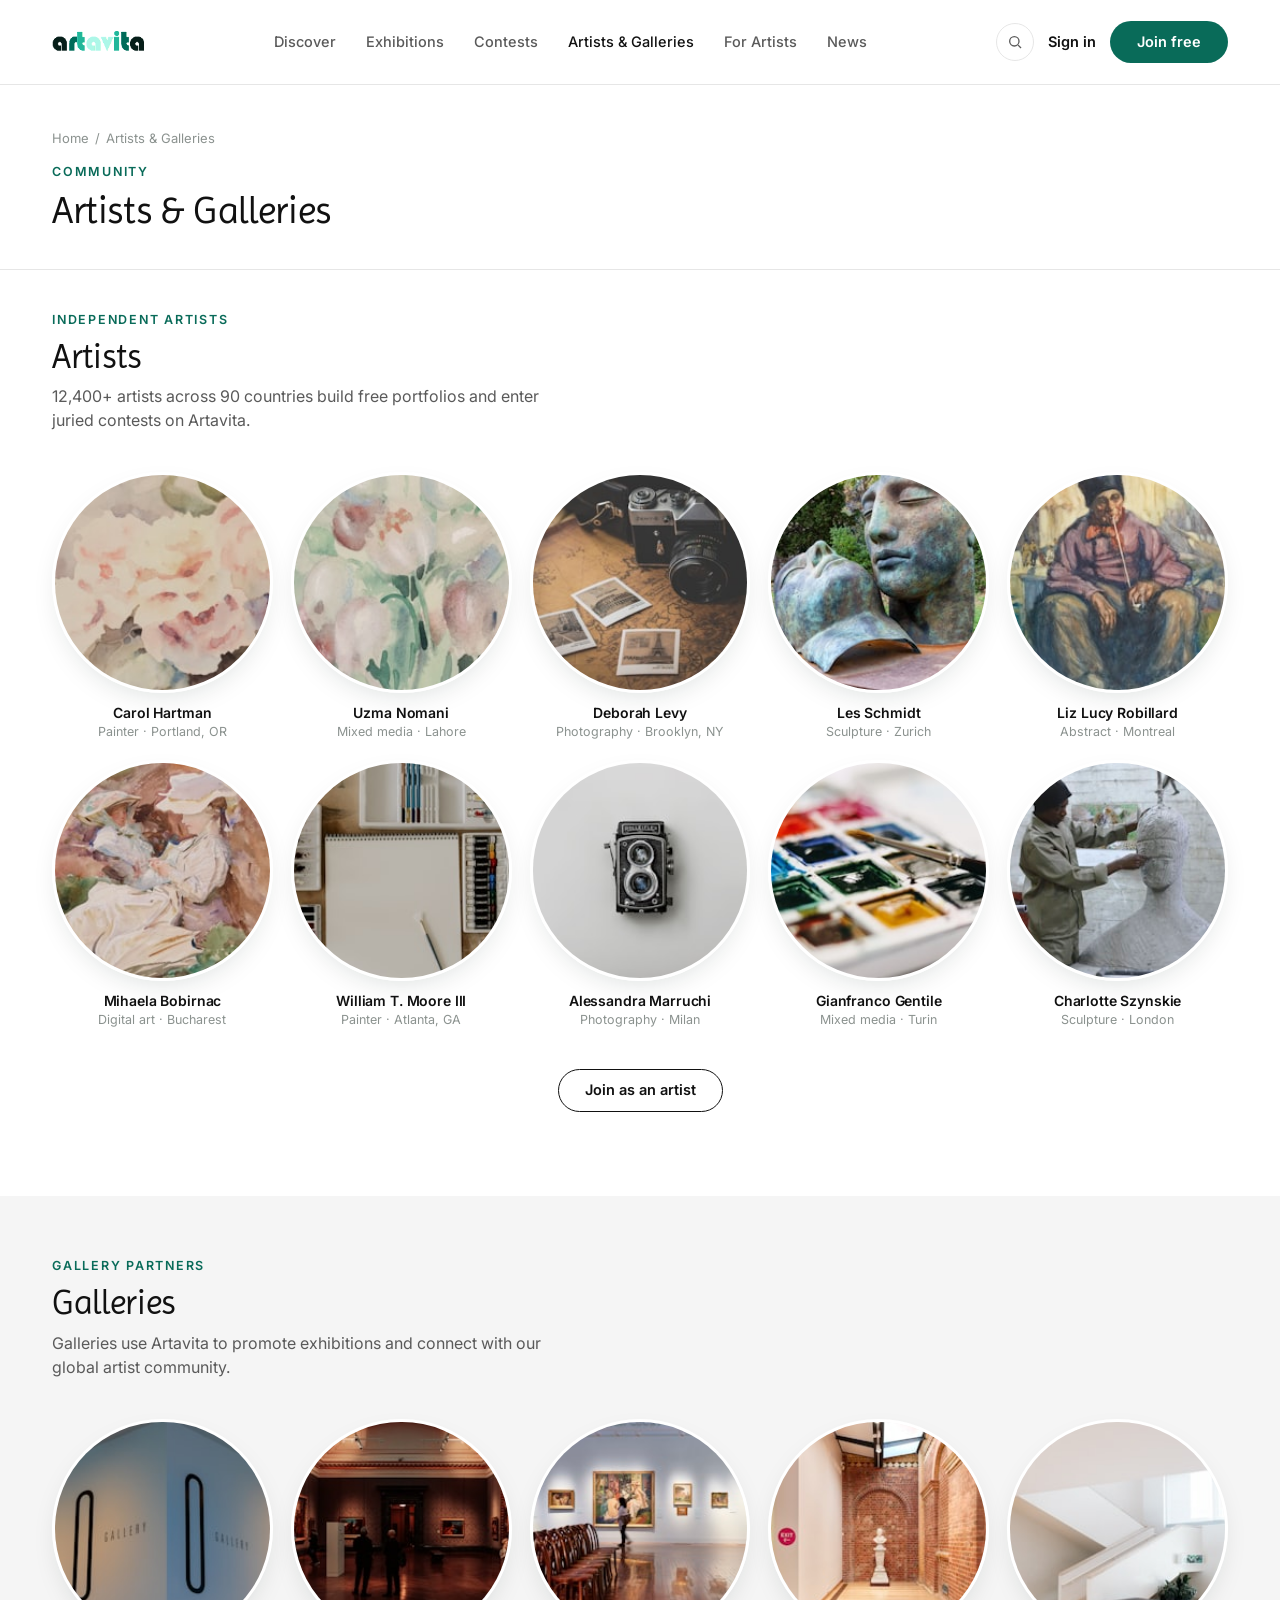
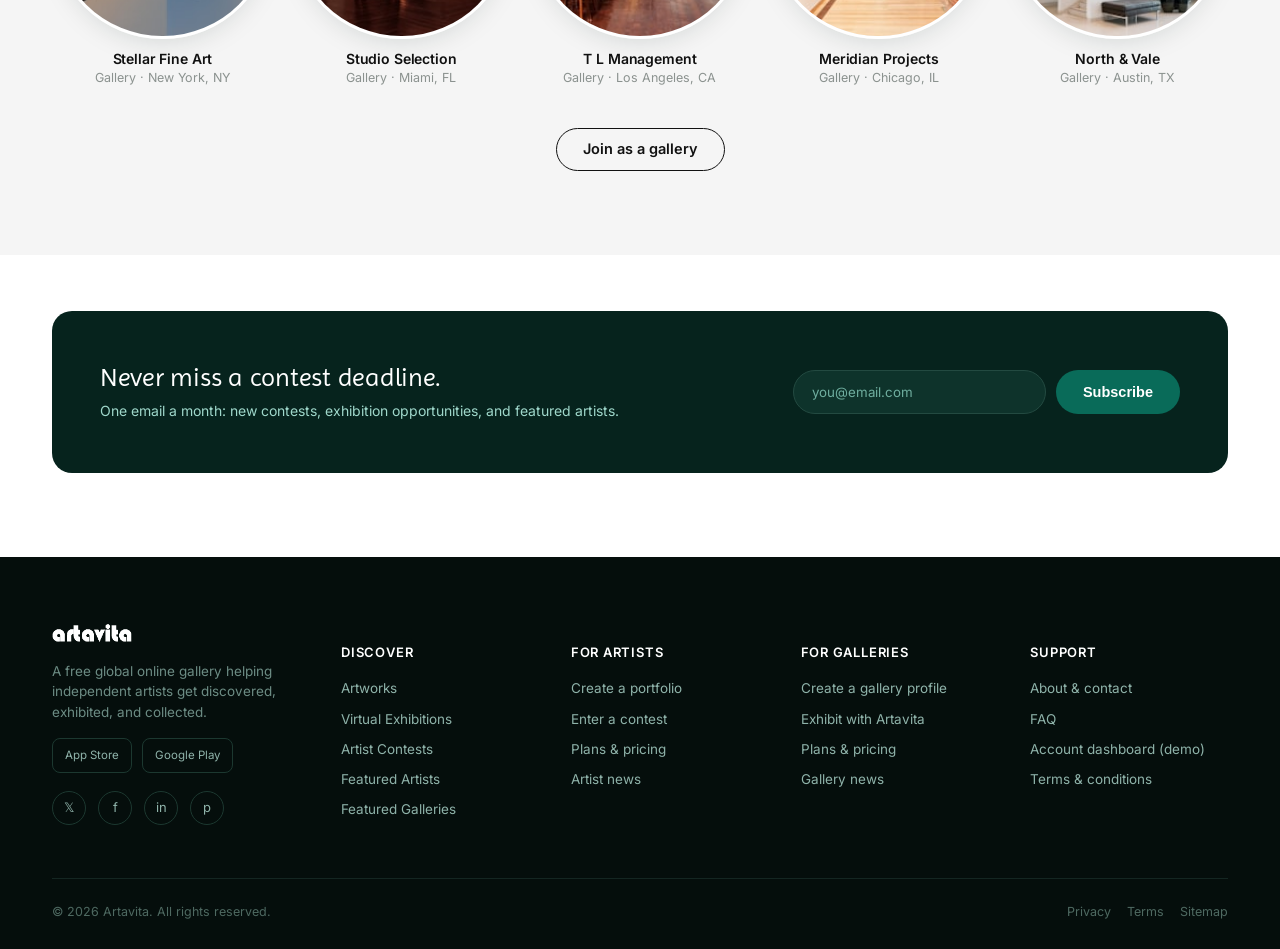
<file: artists.html>
<!DOCTYPE html>
<html lang="en">
<head>
<meta charset="UTF-8">
<meta name="viewport" content="width=device-width, initial-scale=1.0">
<title>Artists &amp; Galleries — Artavita</title>
<link rel="preconnect" href="https://fonts.googleapis.com">
<link rel="preconnect" href="https://fonts.gstatic.com" crossorigin>
<link href="https://fonts.googleapis.com/css2?family=Imprima&family=Inter:wght@400;500;600;700&display=swap" rel="stylesheet">
<link rel="stylesheet" href="assets/styles.css">
</head>
<body>

<header id="site-header">
  <div class="wrap header-inner">
    <a href="index.html" class="logo"><img class="logo-img" src="assets/logo-color.png" alt="Artavita"></a>
    <nav class="primary-nav">
      <a href="artworks.html">Discover</a>
      <a href="index.html#exhibitions">Exhibitions</a>
      <a href="index.html#contests">Contests</a>
      <a href="artists.html" style="color:var(--ink);">Artists &amp; Galleries</a>
      <a href="index.html#for-artists">For Artists</a>
      <a href="news-post.html">News</a>
    </nav>
    <div class="header-actions">
      <button class="icon-btn" title="Search" aria-label="Search">
        <svg width="16" height="16" viewBox="0 0 24 24" fill="none" stroke="currentColor" stroke-width="2"><circle cx="11" cy="11" r="7"/><line x1="21" y1="21" x2="16.65" y2="16.65"/></svg>
      </button>
      <a href="signin.html" class="signin-link">Sign in</a>
      <a href="signin.html" class="btn btn-primary">Join free</a>
      <button class="hamburger" aria-label="Menu"><span></span><span></span><span></span></button>
    </div>
  </div>
</header>

<div class="page-header">
  <div class="wrap">
    <div class="breadcrumb"><a href="index.html">Home</a><span>/</span>Artists &amp; Galleries</div>
    <span class="eyebrow">Community</span>
    <h1>Artists &amp; Galleries</h1>
  </div>
</div>

<section style="padding-top:36px;">
  <div class="wrap">
    <div class="section-head reveal in-view">
      <div>
        <span class="eyebrow">Independent Artists</span>
        <h2 style="margin-top:8px;">Artists</h2>
        <p>12,400+ artists across 90 countries build free portfolios and enter juried contests on Artavita.</p>
      </div>
    </div>
    <div class="people-grid people-grid-5 stagger">
      <a href="artist-profile.html" class="people-card reveal in-view"><div class="avatar"><img src="assets/img/p1-200x200.jpg" alt="Carol Hartman"></div><h4>Carol Hartman</h4><p>Painter · Portland, OR</p></a>
      <a href="artist-profile.html" class="people-card reveal in-view"><div class="avatar"><img src="assets/img/p2-200x200.jpg" alt="Uzma Nomani"></div><h4>Uzma Nomani</h4><p>Mixed media · Lahore</p></a>
      <a href="artist-profile.html" class="people-card reveal in-view"><div class="avatar"><img src="assets/img/p3-200x200.jpg" alt="Deborah Levy"></div><h4>Deborah Levy</h4><p>Photography · Brooklyn, NY</p></a>
      <a href="artist-profile.html" class="people-card reveal in-view"><div class="avatar"><img src="assets/img/p4-200x200.jpg" alt="Les Schmidt"></div><h4>Les Schmidt</h4><p>Sculpture · Zurich</p></a>
      <a href="artist-profile.html" class="people-card reveal in-view"><div class="avatar"><img src="assets/img/p5-200x200.jpg" alt="Liz Lucy Robillard"></div><h4>Liz Lucy Robillard</h4><p>Abstract · Montreal</p></a>
      <a href="artist-profile.html" class="people-card reveal in-view"><div class="avatar"><img src="assets/img/p7-200x200.jpg" alt="Mihaela Bobirnac"></div><h4>Mihaela Bobirnac</h4><p>Digital art · Bucharest</p></a>
      <a href="artist-profile.html" class="people-card reveal in-view"><div class="avatar"><img src="assets/img/p8-200x200.jpg" alt="William T. Moore III"></div><h4>William T. Moore III</h4><p>Painter · Atlanta, GA</p></a>
      <a href="artist-profile.html" class="people-card reveal in-view"><div class="avatar"><img src="assets/img/p9-200x200.jpg" alt="Alessandra Marruchi"></div><h4>Alessandra Marruchi</h4><p>Photography · Milan</p></a>
      <a href="artist-profile.html" class="people-card reveal in-view"><div class="avatar"><img src="assets/img/p10-200x200.jpg" alt="Gianfranco Gentile"></div><h4>Gianfranco Gentile</h4><p>Mixed media · Turin</p></a>
      <a href="artist-profile.html" class="people-card reveal in-view"><div class="avatar"><img src="assets/img/p11-200x200.jpg" alt="Charlotte Szynskie"></div><h4>Charlotte Szynskie</h4><p>Sculpture · London</p></a>
    </div>
    <div class="grid-footer">
      <a href="signin.html" class="btn btn-outline">Join as an artist</a>
    </div>
  </div>
</section>

<section class="alt" style="padding-top:56px;">
  <div class="wrap">
    <div class="section-head reveal in-view">
      <div>
        <span class="eyebrow">Gallery Partners</span>
        <h2 style="margin-top:8px;">Galleries</h2>
        <p>Galleries use Artavita to promote exhibitions and connect with our global artist community.</p>
      </div>
    </div>
    <div class="people-grid people-grid-5 stagger">
      <a href="artist-profile.html" class="people-card reveal in-view"><div class="avatar"><img src="assets/img/g1-200x200.jpg" alt="Stellar Fine Art"></div><h4>Stellar Fine Art</h4><p>Gallery · New York, NY</p></a>
      <a href="artist-profile.html" class="people-card reveal in-view"><div class="avatar"><img src="assets/img/g2-200x200.jpg" alt="Studio Selection"></div><h4>Studio Selection</h4><p>Gallery · Miami, FL</p></a>
      <a href="artist-profile.html" class="people-card reveal in-view"><div class="avatar"><img src="assets/img/g3-200x200.jpg" alt="T L Management"></div><h4>T L Management</h4><p>Gallery · Los Angeles, CA</p></a>
      <a href="artist-profile.html" class="people-card reveal in-view"><div class="avatar"><img src="assets/img/g4-200x200.jpg" alt="Meridian Projects"></div><h4>Meridian Projects</h4><p>Gallery · Chicago, IL</p></a>
      <a href="artist-profile.html" class="people-card reveal in-view"><div class="avatar"><img src="assets/img/g5-200x200.jpg" alt="North & Vale"></div><h4>North &amp; Vale</h4><p>Gallery · Austin, TX</p></a>
    </div>
    <div class="grid-footer">
      <a href="signin.html" class="btn btn-outline">Join as a gallery</a>
    </div>
  </div>
</section>

<section style="padding-top:56px;">
  <div class="wrap">
    <div class="newsletter reveal in-view">
      <div>
        <h3>Never miss a contest deadline.</h3>
        <p>One email a month: new contests, exhibition opportunities, and featured artists.</p>
      </div>
      <form onsubmit="return false;">
        <input type="email" placeholder="you@email.com" aria-label="Email address">
        <button type="submit" class="btn btn-primary">Subscribe</button>
      </form>
    </div>
  </div>
</section>

<footer>
  <div class="wrap">
    <div class="footer-grid">
      <div class="footer-brand">
        <img class="logo-img" src="assets/logo-white.png" alt="Artavita" style="height:26px;">
        <p>A free global online gallery helping independent artists get discovered, exhibited, and collected.</p>
        <div class="app-badges">
          <div>App Store</div>
          <div>Google Play</div>
        </div>
        <div class="social-row">
          <a href="#" aria-label="Twitter">𝕏</a>
          <a href="#" aria-label="Facebook">f</a>
          <a href="#" aria-label="LinkedIn">in</a>
          <a href="#" aria-label="Pinterest">p</a>
        </div>
      </div>
      <div class="footer-col">
        <h5>Discover</h5>
        <a href="artworks.html">Artworks</a>
        <a href="index.html#exhibitions">Virtual Exhibitions</a>
        <a href="contest-entry.html">Artist Contests</a>
        <a href="artists.html">Featured Artists</a>
        <a href="artists.html">Featured Galleries</a>
      </div>
      <div class="footer-col">
        <h5>For Artists</h5>
        <a href="signin.html">Create a portfolio</a>
        <a href="contest-entry.html">Enter a contest</a>
        <a href="pricing.html">Plans &amp; pricing</a>
        <a href="news-post.html">Artist news</a>
      </div>
      <div class="footer-col">
        <h5>For Galleries</h5>
        <a href="signin.html">Create a gallery profile</a>
        <a href="about.html">Exhibit with Artavita</a>
        <a href="pricing.html">Plans &amp; pricing</a>
        <a href="news-post.html">Gallery news</a>
      </div>
      <div class="footer-col">
        <h5>Support</h5>
        <a href="about.html">About &amp; contact</a>
        <a href="about.html#faq">FAQ</a>
        <a href="dashboard.html">Account dashboard (demo)</a>
        <a href="#">Terms &amp; conditions</a>
      </div>
    </div>
    <div class="footer-bottom">
      <span>© 2026 Artavita. All rights reserved.</span>
      <span><a href="#">Privacy</a><a href="#">Terms</a><a href="#">Sitemap</a></span>
    </div>
  </div>
</footer>

<script src="assets/script.js"></script>
</body>
</html>
</file>
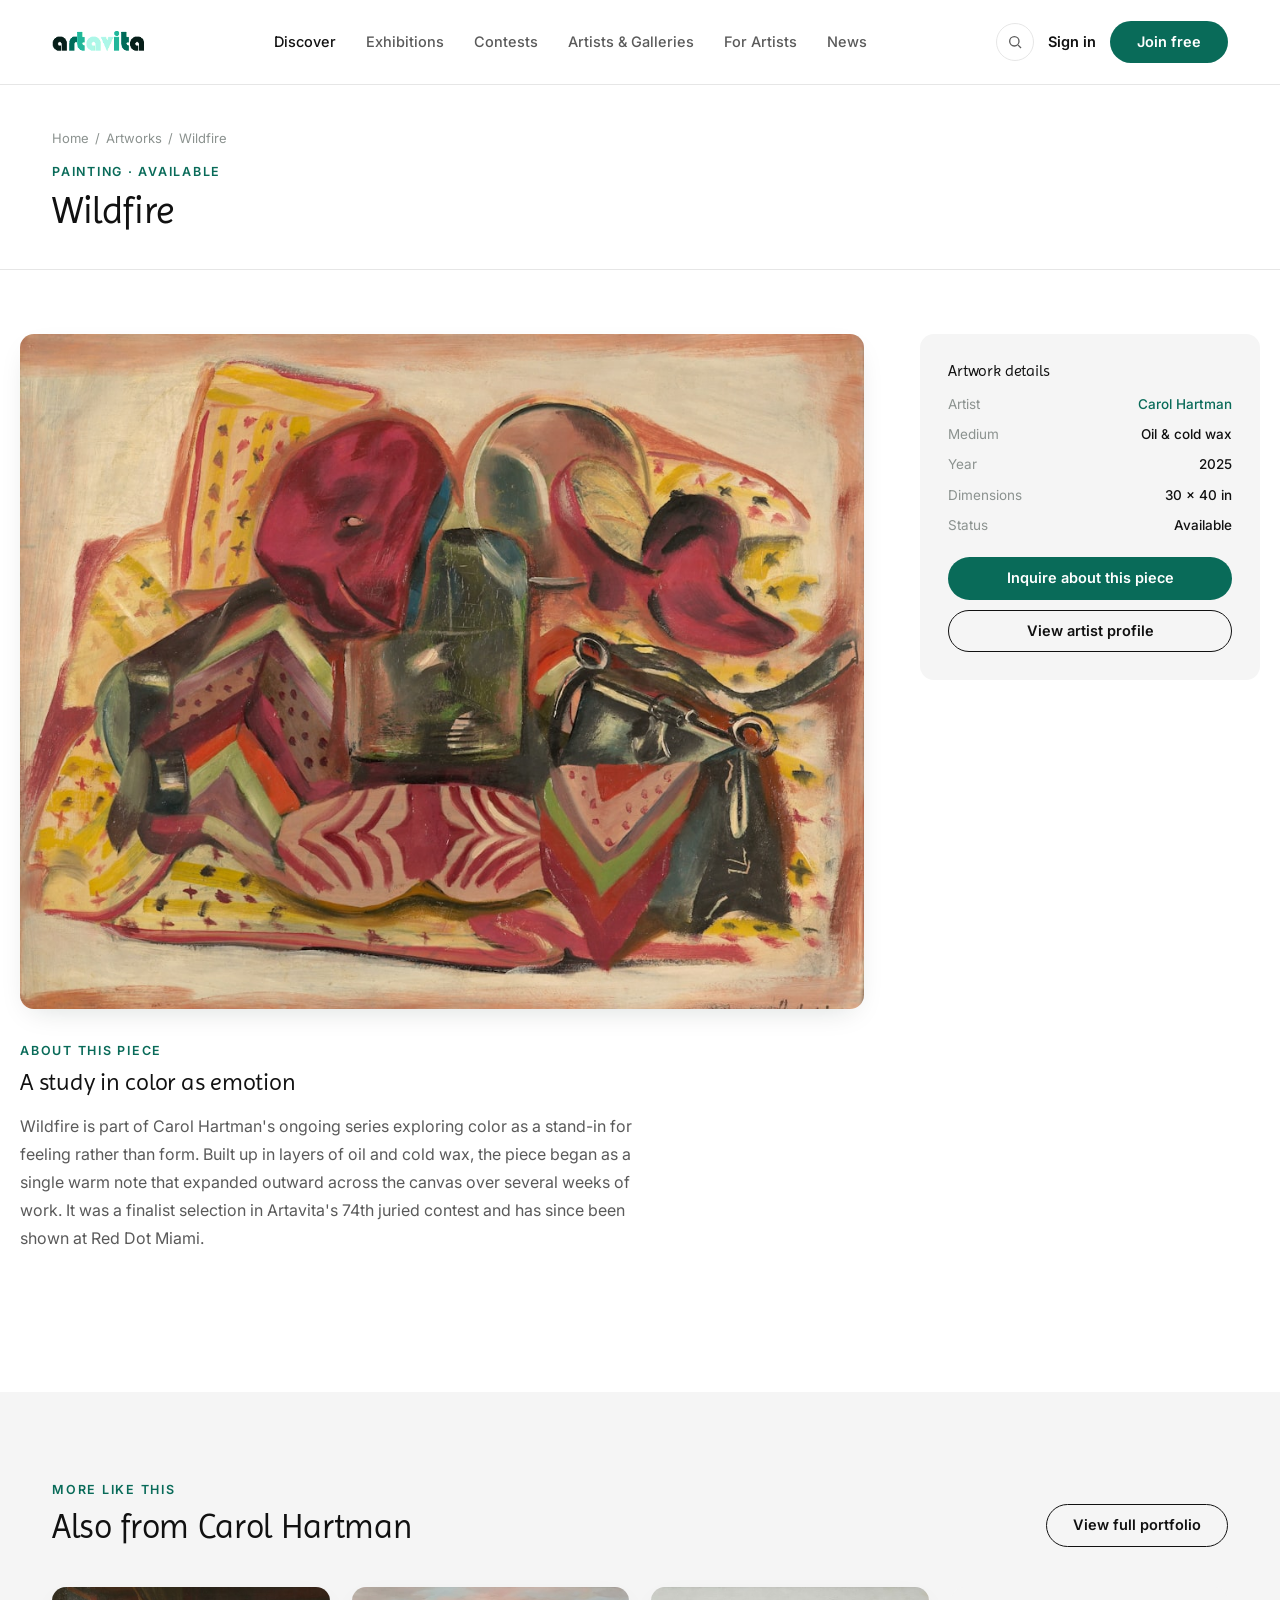
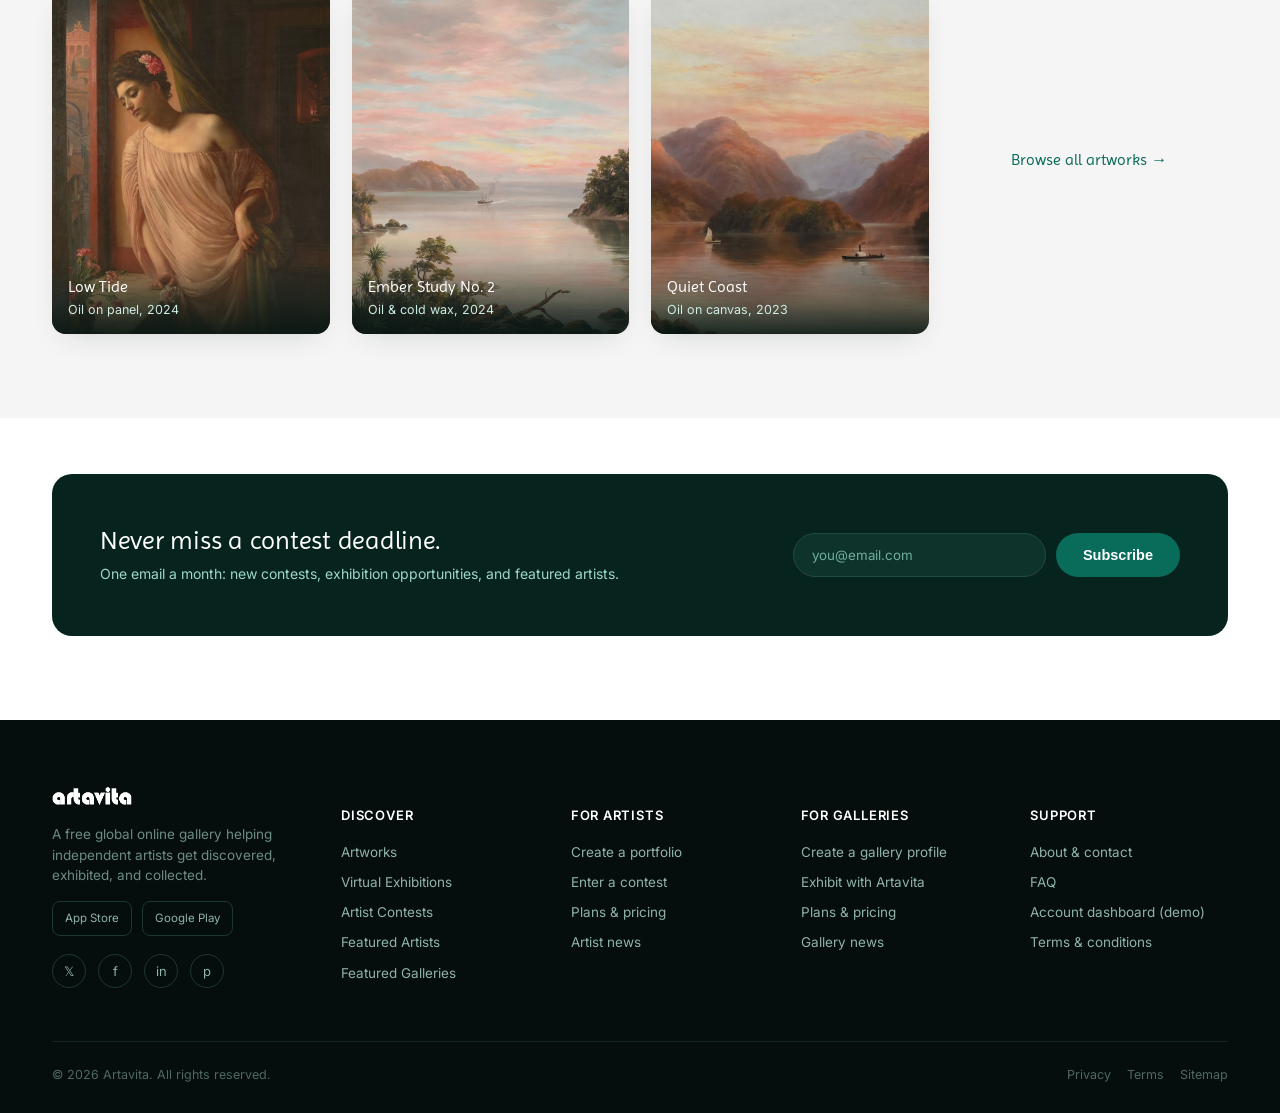
<file: artwork-detail.html>
<!DOCTYPE html>
<html lang="en">
<head>
<meta charset="UTF-8">
<meta name="viewport" content="width=device-width, initial-scale=1.0">
<title>Wildfire by Carol Hartman — Artavita</title>
<link rel="preconnect" href="https://fonts.googleapis.com">
<link rel="preconnect" href="https://fonts.gstatic.com" crossorigin>
<link href="https://fonts.googleapis.com/css2?family=Imprima&family=Inter:wght@400;500;600;700&display=swap" rel="stylesheet">
<link rel="stylesheet" href="assets/styles.css">
</head>
<body>

<header id="site-header">
  <div class="wrap header-inner">
    <a href="index.html" class="logo"><img class="logo-img" src="assets/logo-color.png" alt="Artavita"></a>
    <nav class="primary-nav">
      <a href="artworks.html" style="color:var(--ink);">Discover</a>
      <a href="index.html#exhibitions">Exhibitions</a>
      <a href="index.html#contests">Contests</a>
      <a href="artists.html">Artists &amp; Galleries</a>
      <a href="index.html#for-artists">For Artists</a>
      <a href="news-post.html">News</a>
    </nav>
    <div class="header-actions">
      <button class="icon-btn" title="Search" aria-label="Search">
        <svg width="16" height="16" viewBox="0 0 24 24" fill="none" stroke="currentColor" stroke-width="2"><circle cx="11" cy="11" r="7"/><line x1="21" y1="21" x2="16.65" y2="16.65"/></svg>
      </button>
      <a href="signin.html" class="signin-link">Sign in</a>
      <a href="signin.html" class="btn btn-primary">Join free</a>
      <button class="hamburger" aria-label="Menu"><span></span><span></span><span></span></button>
    </div>
  </div>
</header>

<div class="page-header">
  <div class="wrap">
    <div class="breadcrumb"><a href="index.html">Home</a><span>/</span><a href="artworks.html">Artworks</a><span>/</span>Wildfire</div>
    <span class="eyebrow">Painting · Available</span>
    <h1>Wildfire</h1>
  </div>
</div>

<section style="padding-top:8px;">
  <div class="wrap detail-body">
    <div>
      <div class="detail-hero-img"><img src="assets/img/ch1-1000x800.jpg" alt="Wildfire by Carol Hartman"></div>
      <span class="eyebrow">About this piece</span>
      <h2 style="margin:8px 0 16px;">A study in color as emotion</h2>
      <p style="color:var(--ink-soft);line-height:1.75;max-width:640px;">Wildfire is part of Carol Hartman's ongoing series exploring color as a stand-in for feeling rather than form. Built up in layers of oil and cold wax, the piece began as a single warm note that expanded outward across the canvas over several weeks of work. It was a finalist selection in Artavita's 74th juried contest and has since been shown at Red Dot Miami.</p>
    </div>
    <div class="detail-side">
      <h4>Artwork details</h4>
      <dl>
        <dt>Artist</dt><dd><a href="artist-profile.html" style="color:var(--accent-dark);">Carol Hartman</a></dd>
        <dt>Medium</dt><dd>Oil &amp; cold wax</dd>
        <dt>Year</dt><dd>2025</dd>
        <dt>Dimensions</dt><dd>30 × 40 in</dd>
        <dt>Status</dt><dd>Available</dd>
      </dl>
      <div style="margin-top:22px;display:flex;flex-direction:column;gap:10px;">
        <a href="about.html" class="btn btn-primary" style="width:100%;justify-content:center;">Inquire about this piece</a>
        <a href="artist-profile.html" class="btn btn-outline" style="width:100%;justify-content:center;">View artist profile</a>
      </div>
    </div>
  </div>
</section>

<section class="alt">
  <div class="wrap">
    <div class="section-head reveal in-view">
      <div>
        <span class="eyebrow">More like this</span>
        <h2 style="margin-top:8px;">Also from Carol Hartman</h2>
      </div>
      <a href="artist-profile.html" class="btn btn-outline">View full portfolio</a>
    </div>
    <div class="art-grid stagger">
      <a href="artwork-detail.html" class="art-card reveal in-view"><img src="assets/img/ch2-500x620.jpg" alt="Low Tide"><div class="tint"></div><div class="view-icon">＋</div><div class="art-overlay"><div class="title">Low Tide</div><div class="artist">Oil on panel, 2024</div></div></a>
      <a href="artwork-detail.html" class="art-card reveal in-view"><img src="assets/img/ch3-500x620.jpg" alt="Ember Study No. 2"><div class="tint"></div><div class="view-icon">＋</div><div class="art-overlay"><div class="title">Ember Study No. 2</div><div class="artist">Oil &amp; cold wax, 2024</div></div></a>
      <a href="artwork-detail.html" class="art-card reveal in-view"><img src="assets/img/ch4-500x620.jpg" alt="Quiet Coast"><div class="tint"></div><div class="view-icon">＋</div><div class="art-overlay"><div class="title">Quiet Coast</div><div class="artist">Oil on canvas, 2023</div></div></a>
      <a href="artworks.html" class="art-card reveal in-view" style="display:flex;align-items:center;justify-content:center;background:var(--bg-alt);box-shadow:none;"><div style="text-align:center;padding:20px;"><div style="font-family:'Imprima',sans-serif;font-size:16px;color:var(--accent-dark);">Browse all artworks →</div></div></a>
    </div>
  </div>
</section>

<section style="padding-top:56px;">
  <div class="wrap">
    <div class="newsletter reveal in-view">
      <div>
        <h3>Never miss a contest deadline.</h3>
        <p>One email a month: new contests, exhibition opportunities, and featured artists.</p>
      </div>
      <form onsubmit="return false;">
        <input type="email" placeholder="you@email.com" aria-label="Email address">
        <button type="submit" class="btn btn-primary">Subscribe</button>
      </form>
    </div>
  </div>
</section>

<footer>
  <div class="wrap">
    <div class="footer-grid">
      <div class="footer-brand">
        <img class="logo-img" src="assets/logo-white.png" alt="Artavita" style="height:26px;">
        <p>A free global online gallery helping independent artists get discovered, exhibited, and collected.</p>
        <div class="app-badges">
          <div>App Store</div>
          <div>Google Play</div>
        </div>
        <div class="social-row">
          <a href="#" aria-label="Twitter">𝕏</a>
          <a href="#" aria-label="Facebook">f</a>
          <a href="#" aria-label="LinkedIn">in</a>
          <a href="#" aria-label="Pinterest">p</a>
        </div>
      </div>
      <div class="footer-col">
        <h5>Discover</h5>
        <a href="artworks.html">Artworks</a>
        <a href="index.html#exhibitions">Virtual Exhibitions</a>
        <a href="contest-entry.html">Artist Contests</a>
        <a href="artists.html">Featured Artists</a>
        <a href="artists.html">Featured Galleries</a>
      </div>
      <div class="footer-col">
        <h5>For Artists</h5>
        <a href="signin.html">Create a portfolio</a>
        <a href="contest-entry.html">Enter a contest</a>
        <a href="pricing.html">Plans &amp; pricing</a>
        <a href="news-post.html">Artist news</a>
      </div>
      <div class="footer-col">
        <h5>For Galleries</h5>
        <a href="signin.html">Create a gallery profile</a>
        <a href="about.html">Exhibit with Artavita</a>
        <a href="pricing.html">Plans &amp; pricing</a>
        <a href="news-post.html">Gallery news</a>
      </div>
      <div class="footer-col">
        <h5>Support</h5>
        <a href="about.html">About &amp; contact</a>
        <a href="about.html#faq">FAQ</a>
        <a href="dashboard.html">Account dashboard (demo)</a>
        <a href="#">Terms &amp; conditions</a>
      </div>
    </div>
    <div class="footer-bottom">
      <span>© 2026 Artavita. All rights reserved.</span>
      <span><a href="#">Privacy</a><a href="#">Terms</a><a href="#">Sitemap</a></span>
    </div>
  </div>
</footer>

<script src="assets/script.js"></script>
</body>
</html>
</file>
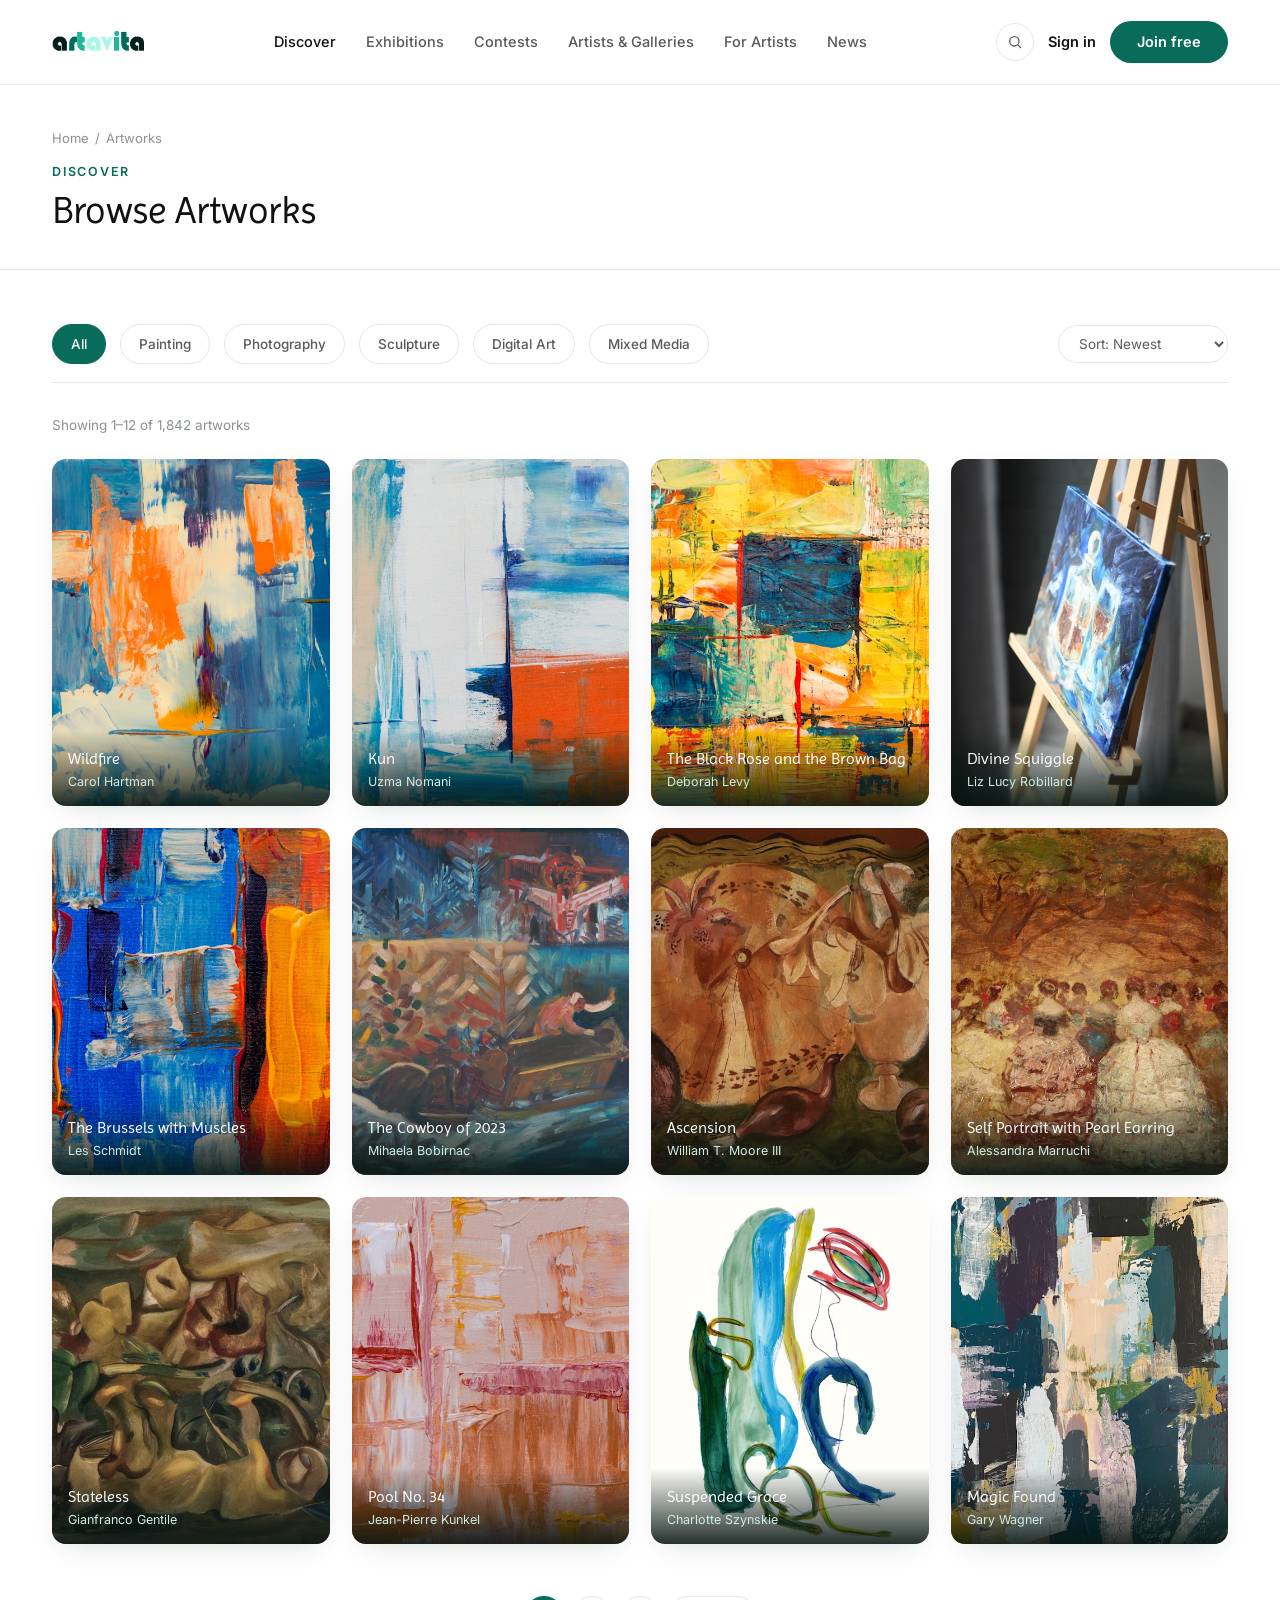
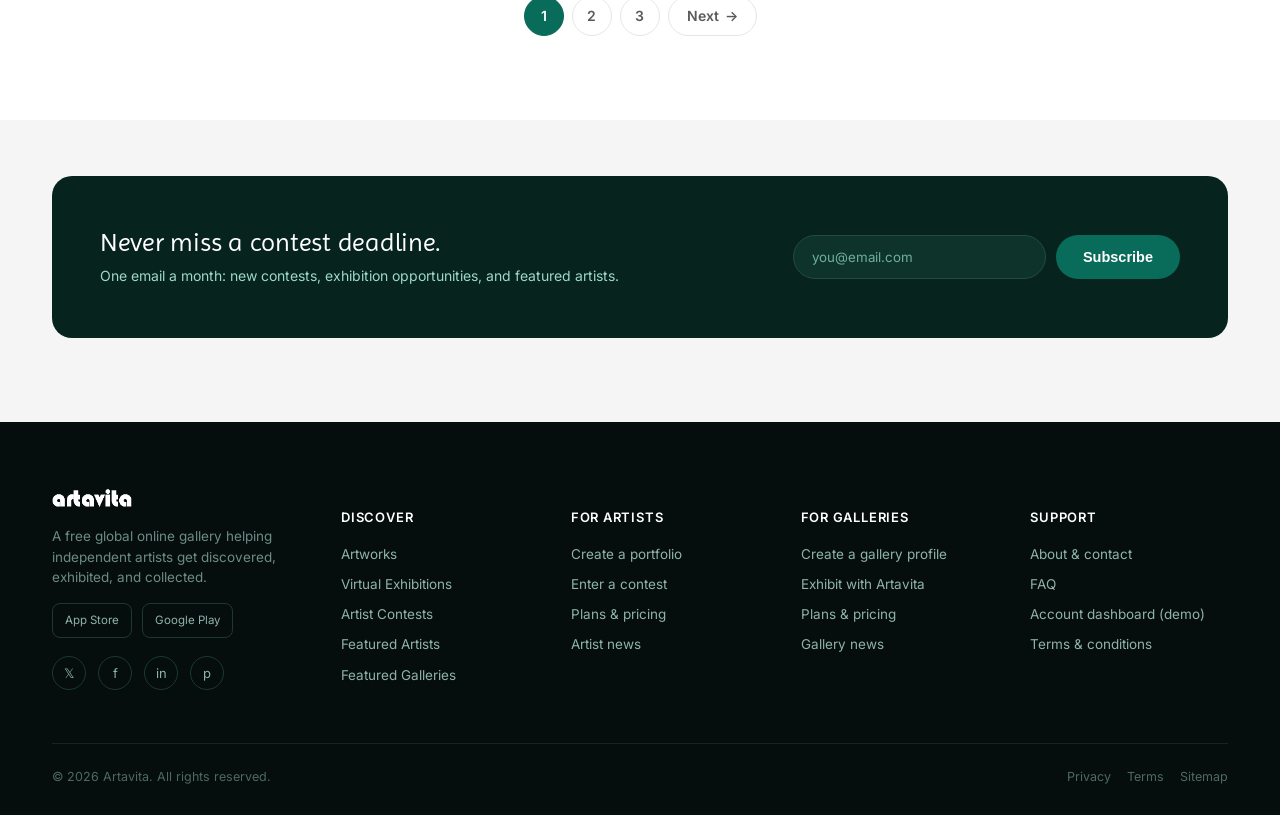
<file: artworks.html>
<!DOCTYPE html>
<html lang="en">
<head>
<meta charset="UTF-8">
<meta name="viewport" content="width=device-width, initial-scale=1.0">
<title>Browse Artworks — Artavita</title>
<link rel="preconnect" href="https://fonts.googleapis.com">
<link rel="preconnect" href="https://fonts.gstatic.com" crossorigin>
<link href="https://fonts.googleapis.com/css2?family=Imprima&family=Inter:wght@400;500;600;700&display=swap" rel="stylesheet">
<link rel="stylesheet" href="assets/styles.css">
</head>
<body>

<header id="site-header">
  <div class="wrap header-inner">
    <a href="index.html" class="logo"><img class="logo-img" src="assets/logo-color.png" alt="Artavita"></a>
    <nav class="primary-nav">
      <a href="artworks.html" style="color:var(--ink);">Discover</a>
      <a href="index.html#exhibitions">Exhibitions</a>
      <a href="index.html#contests">Contests</a>
      <a href="artists.html">Artists &amp; Galleries</a>
      <a href="index.html#for-artists">For Artists</a>
      <a href="news-post.html">News</a>
    </nav>
    <div class="header-actions">
      <button class="icon-btn" title="Search" aria-label="Search">
        <svg width="16" height="16" viewBox="0 0 24 24" fill="none" stroke="currentColor" stroke-width="2"><circle cx="11" cy="11" r="7"/><line x1="21" y1="21" x2="16.65" y2="16.65"/></svg>
      </button>
      <a href="signin.html" class="signin-link">Sign in</a>
      <a href="signin.html" class="btn btn-primary">Join free</a>
      <button class="hamburger" aria-label="Menu"><span></span><span></span><span></span></button>
    </div>
  </div>
</header>

<div class="page-header">
  <div class="wrap">
    <div class="breadcrumb"><a href="index.html">Home</a><span>/</span>Artworks</div>
    <span class="eyebrow">Discover</span>
    <h1>Browse Artworks</h1>
  </div>
</div>

<section style="padding-top:36px;">
  <div class="wrap">
    <div class="filter-bar">
      <div class="filter-chip active">All</div>
      <div class="filter-chip">Painting</div>
      <div class="filter-chip">Photography</div>
      <div class="filter-chip">Sculpture</div>
      <div class="filter-chip">Digital Art</div>
      <div class="filter-chip">Mixed Media</div>
      <div class="filter-spacer"></div>
      <select class="filter-select"><option>Sort: Newest</option><option>Sort: Most Viewed</option><option>Sort: A–Z</option></select>
    </div>
    <p class="results-count">Showing 1–12 of 1,842 artworks</p>

    <div class="art-grid stagger">
      <a href="artwork-detail.html" class="art-card reveal in-view"><img src="assets/img/br1-500x620.jpg" alt="Wildfire by Carol Hartman"><div class="tint"></div><div class="view-icon">＋</div><div class="art-overlay"><div class="title">Wildfire</div><div class="artist">Carol Hartman</div></div></a>
      <a href="artwork-detail.html" class="art-card reveal in-view"><img src="assets/img/br2-500x620.jpg" alt="Kun by Uzma Nomani"><div class="tint"></div><div class="view-icon">＋</div><div class="art-overlay"><div class="title">Kun</div><div class="artist">Uzma Nomani</div></div></a>
      <a href="artwork-detail.html" class="art-card reveal in-view"><img src="assets/img/br3-500x620.jpg" alt="The Black Rose and the Brown Bag by Deborah Levy"><div class="tint"></div><div class="view-icon">＋</div><div class="art-overlay"><div class="title">The Black Rose and the Brown Bag</div><div class="artist">Deborah Levy</div></div></a>
      <a href="artwork-detail.html" class="art-card reveal in-view"><img src="assets/img/br4-500x620.jpg" alt="Divine Squiggle by Liz Lucy Robillard"><div class="tint"></div><div class="view-icon">＋</div><div class="art-overlay"><div class="title">Divine Squiggle</div><div class="artist">Liz Lucy Robillard</div></div></a>
      <a href="artwork-detail.html" class="art-card reveal in-view"><img src="assets/img/br5-500x620.jpg" alt="The Brussels with Muscles by Les Schmidt"><div class="tint"></div><div class="view-icon">＋</div><div class="art-overlay"><div class="title">The Brussels with Muscles</div><div class="artist">Les Schmidt</div></div></a>
      <a href="artwork-detail.html" class="art-card reveal in-view"><img src="assets/img/br6-500x620.jpg" alt="The Cowboy of 2023 by Mihaela Bobirnac"><div class="tint"></div><div class="view-icon">＋</div><div class="art-overlay"><div class="title">The Cowboy of 2023</div><div class="artist">Mihaela Bobirnac</div></div></a>
      <a href="artwork-detail.html" class="art-card reveal in-view"><img src="assets/img/br7-500x620.jpg" alt="Ascension by William T. Moore III"><div class="tint"></div><div class="view-icon">＋</div><div class="art-overlay"><div class="title">Ascension</div><div class="artist">William T. Moore III</div></div></a>
      <a href="artwork-detail.html" class="art-card reveal in-view"><img src="assets/img/br8-500x620.jpg" alt="Self Portrait with Pearl Earring by Alessandra Marruchi"><div class="tint"></div><div class="view-icon">＋</div><div class="art-overlay"><div class="title">Self Portrait with Pearl Earring</div><div class="artist">Alessandra Marruchi</div></div></a>
      <a href="artwork-detail.html" class="art-card reveal in-view"><img src="assets/img/br9-500x620.jpg" alt="Stateless by Gianfranco Gentile"><div class="tint"></div><div class="view-icon">＋</div><div class="art-overlay"><div class="title">Stateless</div><div class="artist">Gianfranco Gentile</div></div></a>
      <a href="artwork-detail.html" class="art-card reveal in-view"><img src="assets/img/br10-500x620.jpg" alt="Pool No. 34 by Jean-Pierre Kunkel"><div class="tint"></div><div class="view-icon">＋</div><div class="art-overlay"><div class="title">Pool No. 34</div><div class="artist">Jean-Pierre Kunkel</div></div></a>
      <a href="artwork-detail.html" class="art-card reveal in-view"><img src="assets/img/br11-500x620.jpg" alt="Suspended Grace by Charlotte Szynskie"><div class="tint"></div><div class="view-icon">＋</div><div class="art-overlay"><div class="title">Suspended Grace</div><div class="artist">Charlotte Szynskie</div></div></a>
      <a href="artwork-detail.html" class="art-card reveal in-view"><img src="assets/img/br12-500x620.jpg" alt="Magic Found by Gary Wagner"><div class="tint"></div><div class="view-icon">＋</div><div class="art-overlay"><div class="title">Magic Found</div><div class="artist">Gary Wagner</div></div></a>
    </div>

    <div class="pagination">
      <div class="page-btn active">1</div>
      <div class="page-btn">2</div>
      <div class="page-btn">3</div>
      <div class="page-btn next">Next <span class="arrow">→</span></div>
    </div>
  </div>
</section>

<section class="alt" style="padding-top:56px;">
  <div class="wrap">
    <div class="newsletter reveal in-view">
      <div>
        <h3>Never miss a contest deadline.</h3>
        <p>One email a month: new contests, exhibition opportunities, and featured artists.</p>
      </div>
      <form onsubmit="return false;">
        <input type="email" placeholder="you@email.com" aria-label="Email address">
        <button type="submit" class="btn btn-primary">Subscribe</button>
      </form>
    </div>
  </div>
</section>

<footer>
  <div class="wrap">
    <div class="footer-grid">
      <div class="footer-brand">
        <img class="logo-img" src="assets/logo-white.png" alt="Artavita" style="height:26px;">
        <p>A free global online gallery helping independent artists get discovered, exhibited, and collected.</p>
        <div class="app-badges">
          <div>App Store</div>
          <div>Google Play</div>
        </div>
        <div class="social-row">
          <a href="#" aria-label="Twitter">𝕏</a>
          <a href="#" aria-label="Facebook">f</a>
          <a href="#" aria-label="LinkedIn">in</a>
          <a href="#" aria-label="Pinterest">p</a>
        </div>
      </div>
      <div class="footer-col">
        <h5>Discover</h5>
        <a href="artworks.html">Artworks</a>
        <a href="index.html#exhibitions">Virtual Exhibitions</a>
        <a href="contest-entry.html">Artist Contests</a>
        <a href="artists.html">Featured Artists</a>
        <a href="artists.html">Featured Galleries</a>
      </div>
      <div class="footer-col">
        <h5>For Artists</h5>
        <a href="signin.html">Create a portfolio</a>
        <a href="contest-entry.html">Enter a contest</a>
        <a href="pricing.html">Plans &amp; pricing</a>
        <a href="news-post.html">Artist news</a>
      </div>
      <div class="footer-col">
        <h5>For Galleries</h5>
        <a href="signin.html">Create a gallery profile</a>
        <a href="about.html">Exhibit with Artavita</a>
        <a href="pricing.html">Plans &amp; pricing</a>
        <a href="news-post.html">Gallery news</a>
      </div>
      <div class="footer-col">
        <h5>Support</h5>
        <a href="about.html">About &amp; contact</a>
        <a href="about.html#faq">FAQ</a>
        <a href="dashboard.html">Account dashboard (demo)</a>
        <a href="#">Terms &amp; conditions</a>
      </div>
    </div>
    <div class="footer-bottom">
      <span>© 2026 Artavita. All rights reserved.</span>
      <span><a href="#">Privacy</a><a href="#">Terms</a><a href="#">Sitemap</a></span>
    </div>
  </div>
</footer>

<script src="assets/script.js"></script>
</body>
</html>
</file>
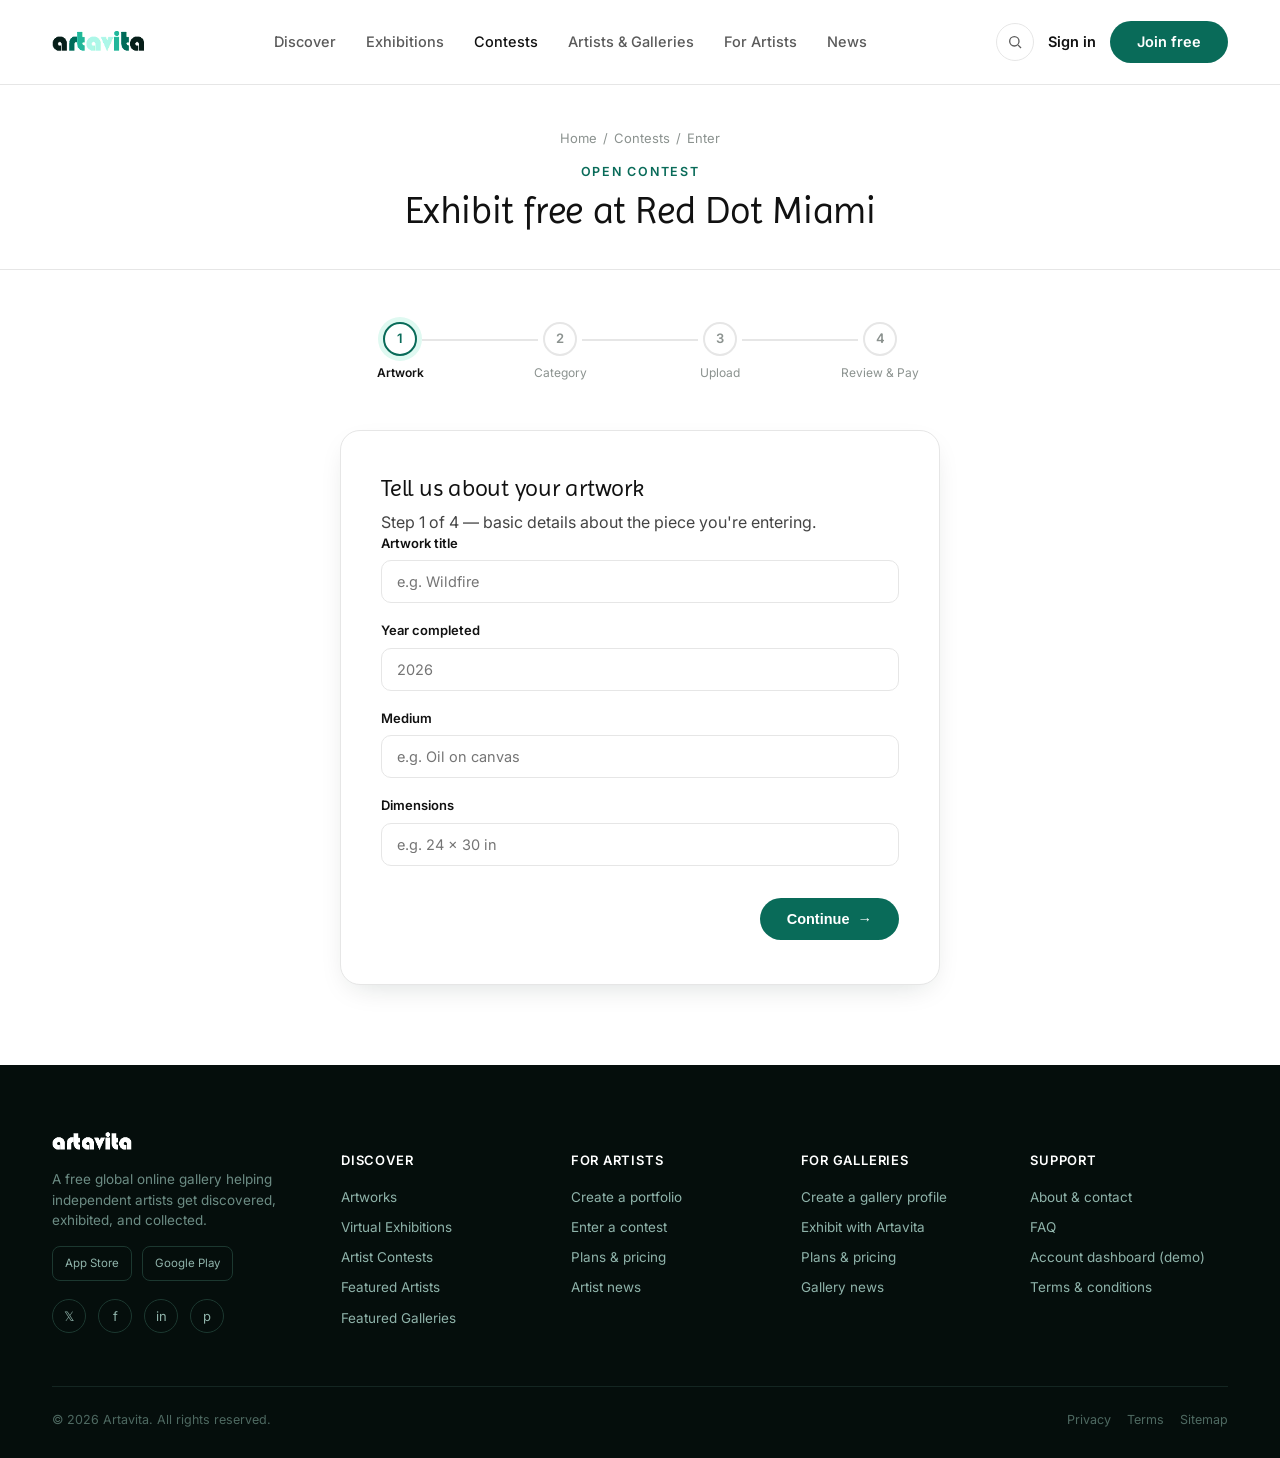
<file: contest-entry.html>
<!DOCTYPE html>
<html lang="en">
<head>
<meta charset="UTF-8">
<meta name="viewport" content="width=device-width, initial-scale=1.0">
<title>Enter the Contest — Artavita</title>
<link rel="preconnect" href="https://fonts.googleapis.com">
<link rel="preconnect" href="https://fonts.gstatic.com" crossorigin>
<link href="https://fonts.googleapis.com/css2?family=Imprima&family=Inter:wght@400;500;600;700&display=swap" rel="stylesheet">
<link rel="stylesheet" href="assets/styles.css">
</head>
<body>

<header id="site-header">
  <div class="wrap header-inner">
    <a href="index.html" class="logo"><img class="logo-img" src="assets/logo-color.png" alt="Artavita"></a>
    <nav class="primary-nav">
      <a href="artworks.html">Discover</a>
      <a href="index.html#exhibitions">Exhibitions</a>
      <a href="index.html#contests" style="color:var(--ink);">Contests</a>
      <a href="artists.html">Artists &amp; Galleries</a>
      <a href="index.html#for-artists">For Artists</a>
      <a href="news-post.html">News</a>
    </nav>
    <div class="header-actions">
      <button class="icon-btn" title="Search" aria-label="Search">
        <svg width="16" height="16" viewBox="0 0 24 24" fill="none" stroke="currentColor" stroke-width="2"><circle cx="11" cy="11" r="7"/><line x1="21" y1="21" x2="16.65" y2="16.65"/></svg>
      </button>
      <a href="signin.html" class="signin-link">Sign in</a>
      <a href="signin.html" class="btn btn-primary">Join free</a>
      <button class="hamburger" aria-label="Menu"><span></span><span></span><span></span></button>
    </div>
  </div>
</header>

<div class="page-header" style="text-align:center;">
  <div class="wrap">
    <div class="breadcrumb" style="justify-content:center;"><a href="index.html">Home</a><span>/</span><a href="index.html#contests">Contests</a><span>/</span>Enter</div>
    <span class="eyebrow">Open Contest</span>
    <h1>Exhibit free at Red Dot Miami</h1>
  </div>
</div>

<div class="wizard-shell">
  <div class="wrap">
    <div class="wizard-steps">
      <div class="wizard-step current"><div class="dot">1</div><div class="label">Artwork</div></div>
      <div class="wizard-step"><div class="dot">2</div><div class="label">Category</div></div>
      <div class="wizard-step"><div class="dot">3</div><div class="label">Upload</div></div>
      <div class="wizard-step"><div class="dot">4</div><div class="label">Review &amp; Pay</div></div>
    </div>

    <div class="wizard-card">
      <div class="wizard-panel">
        <h2>Tell us about your artwork</h2>
        <p>Step 1 of 4 — basic details about the piece you're entering.</p>
        <div class="field"><label for="title">Artwork title</label><input type="text" id="title" placeholder="e.g. Wildfire"></div>
        <div class="field"><label for="year">Year completed</label><input type="text" id="year" placeholder="2026"></div>
        <div class="field"><label for="medium">Medium</label><input type="text" id="medium" placeholder="e.g. Oil on canvas"></div>
        <div class="field"><label for="dims">Dimensions</label><input type="text" id="dims" placeholder="e.g. 24 x 30 in"></div>
        <div class="wizard-actions">
          <span></span>
          <button class="btn btn-primary wizard-next">Continue <span class="arrow">→</span></button>
        </div>
      </div>

      <div class="wizard-panel" style="display:none;">
        <h2>Choose a category</h2>
        <p>Step 2 of 4 — select the category that best fits your work.</p>
        <div class="field">
          <label for="cat">Category</label>
          <select id="cat">
            <option>Painting &amp; 2-dimensional mixed media</option>
            <option>Sculpture &amp; 3-dimensional mixed media</option>
            <option>Photography</option>
            <option>Digital Art / AI</option>
            <option>Collage</option>
            <option>Ceramic Sculpture</option>
            <option>Mosaic</option>
            <option>Other</option>
          </select>
        </div>
        <div class="field"><label for="notes">Artist statement (optional)</label><textarea id="notes" placeholder="A few sentences about this piece..."></textarea></div>
        <div class="wizard-actions">
          <button class="btn btn-outline wizard-back">Back</button>
          <button class="btn btn-primary wizard-next">Continue <span class="arrow">→</span></button>
        </div>
      </div>

      <div class="wizard-panel" style="display:none;">
        <h2>Upload your image</h2>
        <p>Step 3 of 4 — high-resolution JPG or PNG, up to 25MB.</p>
        <div class="upload-dropzone">
          <div style="font-size:28px;margin-bottom:8px;">⬆</div>
          Drag &amp; drop your image here, or click to browse
        </div>
        <div class="wizard-actions">
          <button class="btn btn-outline wizard-back">Back</button>
          <button class="btn btn-primary wizard-next">Continue <span class="arrow">→</span></button>
        </div>
      </div>

      <div class="wizard-panel" style="display:none;">
        <h2>Review &amp; pay</h2>
        <p>Step 4 of 4 — confirm your entry details.</p>
        <div class="summary-row"><span>Artwork</span><span>Wildfire (2026)</span></div>
        <div class="summary-row"><span>Category</span><span>Painting &amp; 2-dimensional mixed media</span></div>
        <div class="summary-row"><span>Contest</span><span>Red Dot Miami — Dec 2026</span></div>
        <div class="summary-row"><span>Entry fee</span><span>$15.00</span></div>
        <div class="wizard-actions">
          <button class="btn btn-outline wizard-back">Back</button>
          <button class="btn btn-primary auth-submit" style="width:auto;" onclick="alert('This is a portfolio demo — no real payment is processed.')">Submit entry — $15.00</button>
        </div>
      </div>
    </div>
  </div>
</div>

<footer>
  <div class="wrap">
    <div class="footer-grid">
      <div class="footer-brand">
        <img class="logo-img" src="assets/logo-white.png" alt="Artavita" style="height:26px;">
        <p>A free global online gallery helping independent artists get discovered, exhibited, and collected.</p>
        <div class="app-badges">
          <div>App Store</div>
          <div>Google Play</div>
        </div>
        <div class="social-row">
          <a href="#" aria-label="Twitter">𝕏</a>
          <a href="#" aria-label="Facebook">f</a>
          <a href="#" aria-label="LinkedIn">in</a>
          <a href="#" aria-label="Pinterest">p</a>
        </div>
      </div>
      <div class="footer-col">
        <h5>Discover</h5>
        <a href="artworks.html">Artworks</a>
        <a href="index.html#exhibitions">Virtual Exhibitions</a>
        <a href="contest-entry.html">Artist Contests</a>
        <a href="artists.html">Featured Artists</a>
        <a href="artists.html">Featured Galleries</a>
      </div>
      <div class="footer-col">
        <h5>For Artists</h5>
        <a href="signin.html">Create a portfolio</a>
        <a href="contest-entry.html">Enter a contest</a>
        <a href="pricing.html">Plans &amp; pricing</a>
        <a href="news-post.html">Artist news</a>
      </div>
      <div class="footer-col">
        <h5>For Galleries</h5>
        <a href="signin.html">Create a gallery profile</a>
        <a href="about.html">Exhibit with Artavita</a>
        <a href="pricing.html">Plans &amp; pricing</a>
        <a href="news-post.html">Gallery news</a>
      </div>
      <div class="footer-col">
        <h5>Support</h5>
        <a href="about.html">About &amp; contact</a>
        <a href="about.html#faq">FAQ</a>
        <a href="dashboard.html">Account dashboard (demo)</a>
        <a href="#">Terms &amp; conditions</a>
      </div>
    </div>
    <div class="footer-bottom">
      <span>© 2026 Artavita. All rights reserved.</span>
      <span><a href="#">Privacy</a><a href="#">Terms</a><a href="#">Sitemap</a></span>
    </div>
  </div>
</footer>

<script src="assets/script.js"></script>
</body>
</html>
</file>
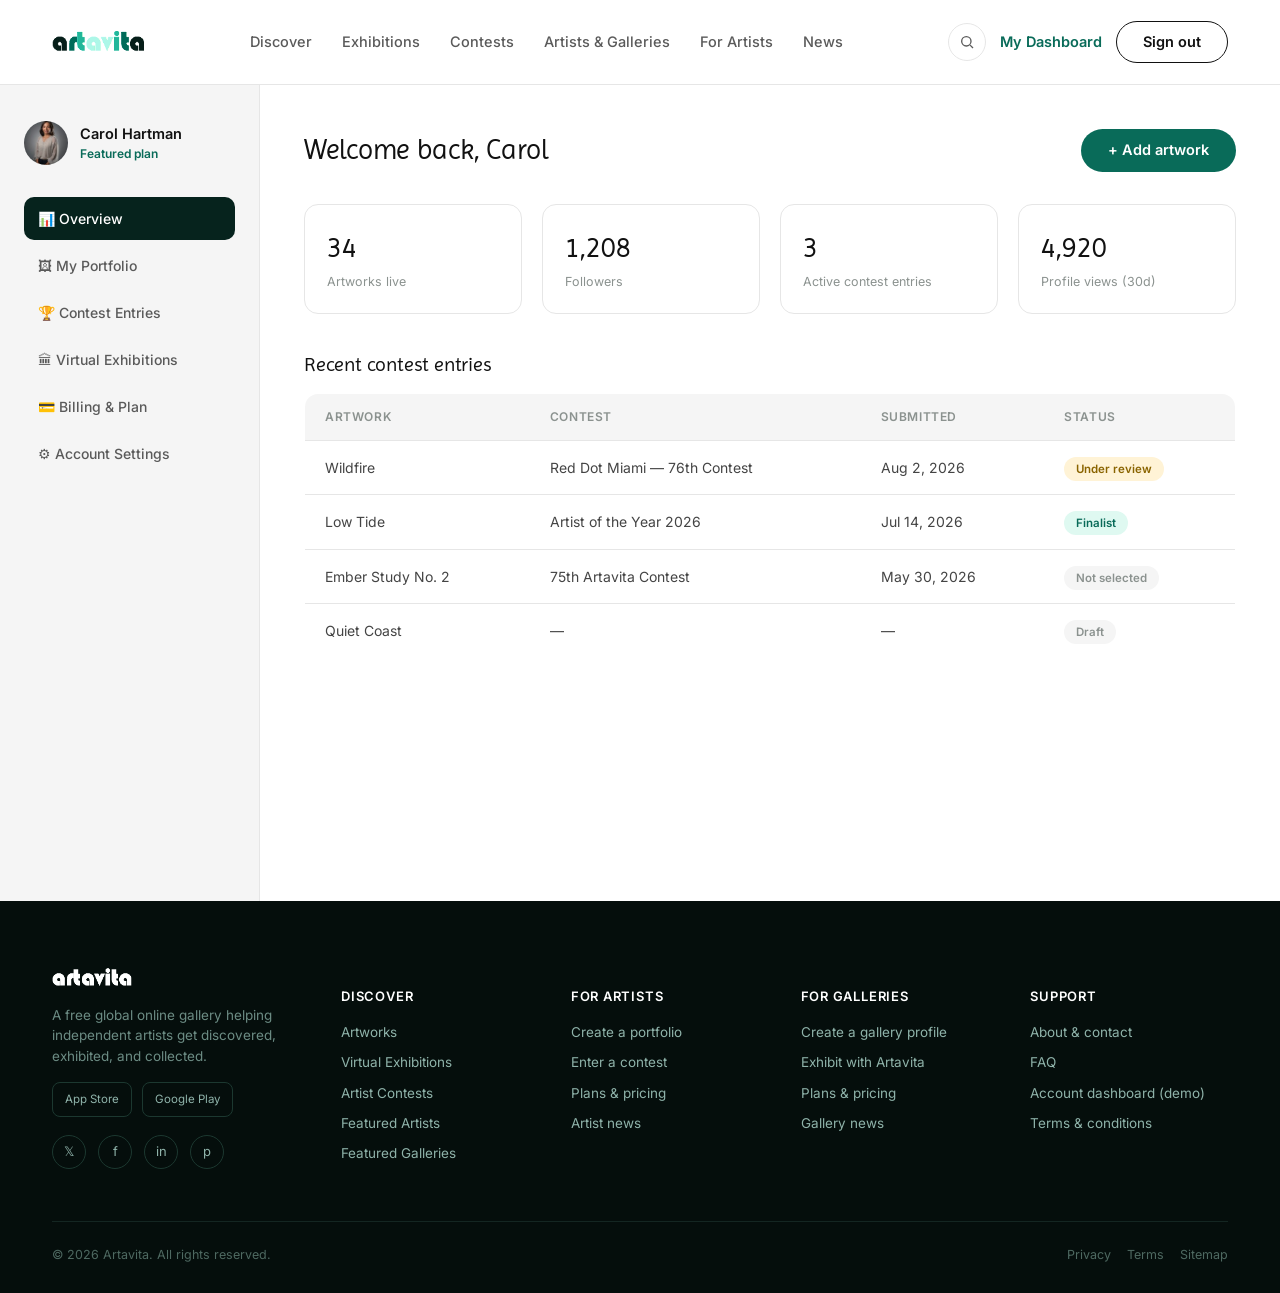
<file: dashboard.html>
<!DOCTYPE html>
<html lang="en">
<head>
<meta charset="UTF-8">
<meta name="viewport" content="width=device-width, initial-scale=1.0">
<title>My Dashboard — Artavita</title>
<link rel="preconnect" href="https://fonts.googleapis.com">
<link rel="preconnect" href="https://fonts.gstatic.com" crossorigin>
<link href="https://fonts.googleapis.com/css2?family=Imprima&family=Inter:wght@400;500;600;700&display=swap" rel="stylesheet">
<link rel="stylesheet" href="assets/styles.css">
</head>
<body>

<header id="site-header">
  <div class="wrap header-inner">
    <a href="index.html" class="logo"><img class="logo-img" src="assets/logo-color.png" alt="Artavita"></a>
    <nav class="primary-nav">
      <a href="artworks.html">Discover</a>
      <a href="index.html#exhibitions">Exhibitions</a>
      <a href="index.html#contests">Contests</a>
      <a href="artists.html">Artists &amp; Galleries</a>
      <a href="index.html#for-artists">For Artists</a>
      <a href="news-post.html">News</a>
    </nav>
    <div class="header-actions">
      <button class="icon-btn" title="Search" aria-label="Search">
        <svg width="16" height="16" viewBox="0 0 24 24" fill="none" stroke="currentColor" stroke-width="2"><circle cx="11" cy="11" r="7"/><line x1="21" y1="21" x2="16.65" y2="16.65"/></svg>
      </button>
      <a href="dashboard.html" class="signin-link" style="color:var(--accent-dark);">My Dashboard</a>
      <a href="signin.html" class="btn btn-outline">Sign out</a>
      <button class="hamburger" aria-label="Menu"><span></span><span></span><span></span></button>
    </div>
  </div>
</header>

<div class="dash-shell">
  <aside class="dash-sidebar">
    <div class="dash-user">
      <img src="assets/img/carolhartman-100x100.jpg" alt="Carol Hartman">
      <div><div class="name">Carol Hartman</div><div class="plan">Featured plan</div></div>
    </div>
    <nav class="dash-nav">
      <a href="dashboard.html" class="active">📊 Overview</a>
      <a href="artist-profile.html">🖼 My Portfolio</a>
      <a href="contest-entry.html">🏆 Contest Entries</a>
      <a href="index.html#exhibitions">🏛 Virtual Exhibitions</a>
      <a href="pricing.html">💳 Billing &amp; Plan</a>
      <a href="about.html">⚙ Account Settings</a>
    </nav>
  </aside>

  <main class="dash-main">
    <div class="dash-header">
      <h1>Welcome back, Carol</h1>
      <a href="artworks.html" class="btn btn-primary">+ Add artwork</a>
    </div>

    <div class="dash-stats">
      <div class="dash-stat"><div class="num">34</div><div class="label">Artworks live</div></div>
      <div class="dash-stat"><div class="num">1,208</div><div class="label">Followers</div></div>
      <div class="dash-stat"><div class="num">3</div><div class="label">Active contest entries</div></div>
      <div class="dash-stat"><div class="num">4,920</div><div class="label">Profile views (30d)</div></div>
    </div>

    <div class="section-head reveal in-view" style="margin-bottom:16px;">
      <div><h2 style="font-size:20px;">Recent contest entries</h2></div>
    </div>
    <table class="dash-table">
      <thead>
        <tr><th>Artwork</th><th>Contest</th><th>Submitted</th><th>Status</th></tr>
      </thead>
      <tbody>
        <tr><td>Wildfire</td><td>Red Dot Miami — 76th Contest</td><td>Aug 2, 2026</td><td><span class="status-pill pending">Under review</span></td></tr>
        <tr><td>Low Tide</td><td>Artist of the Year 2026</td><td>Jul 14, 2026</td><td><span class="status-pill live">Finalist</span></td></tr>
        <tr><td>Ember Study No. 2</td><td>75th Artavita Contest</td><td>May 30, 2026</td><td><span class="status-pill draft">Not selected</span></td></tr>
        <tr><td>Quiet Coast</td><td>—</td><td>—</td><td><span class="status-pill draft">Draft</span></td></tr>
      </tbody>
    </table>
  </main>
</div>

<footer>
  <div class="wrap">
    <div class="footer-grid">
      <div class="footer-brand">
        <img class="logo-img" src="assets/logo-white.png" alt="Artavita" style="height:26px;">
        <p>A free global online gallery helping independent artists get discovered, exhibited, and collected.</p>
        <div class="app-badges">
          <div>App Store</div>
          <div>Google Play</div>
        </div>
        <div class="social-row">
          <a href="#" aria-label="Twitter">𝕏</a>
          <a href="#" aria-label="Facebook">f</a>
          <a href="#" aria-label="LinkedIn">in</a>
          <a href="#" aria-label="Pinterest">p</a>
        </div>
      </div>
      <div class="footer-col">
        <h5>Discover</h5>
        <a href="artworks.html">Artworks</a>
        <a href="index.html#exhibitions">Virtual Exhibitions</a>
        <a href="contest-entry.html">Artist Contests</a>
        <a href="artists.html">Featured Artists</a>
        <a href="artists.html">Featured Galleries</a>
      </div>
      <div class="footer-col">
        <h5>For Artists</h5>
        <a href="signin.html">Create a portfolio</a>
        <a href="contest-entry.html">Enter a contest</a>
        <a href="pricing.html">Plans &amp; pricing</a>
        <a href="news-post.html">Artist news</a>
      </div>
      <div class="footer-col">
        <h5>For Galleries</h5>
        <a href="signin.html">Create a gallery profile</a>
        <a href="about.html">Exhibit with Artavita</a>
        <a href="pricing.html">Plans &amp; pricing</a>
        <a href="news-post.html">Gallery news</a>
      </div>
      <div class="footer-col">
        <h5>Support</h5>
        <a href="about.html">About &amp; contact</a>
        <a href="about.html#faq">FAQ</a>
        <a href="dashboard.html">Account dashboard (demo)</a>
        <a href="#">Terms &amp; conditions</a>
      </div>
    </div>
    <div class="footer-bottom">
      <span>© 2026 Artavita. All rights reserved.</span>
      <span><a href="#">Privacy</a><a href="#">Terms</a><a href="#">Sitemap</a></span>
    </div>
  </div>
</footer>

<script src="assets/script.js"></script>
</body>
</html>
</file>
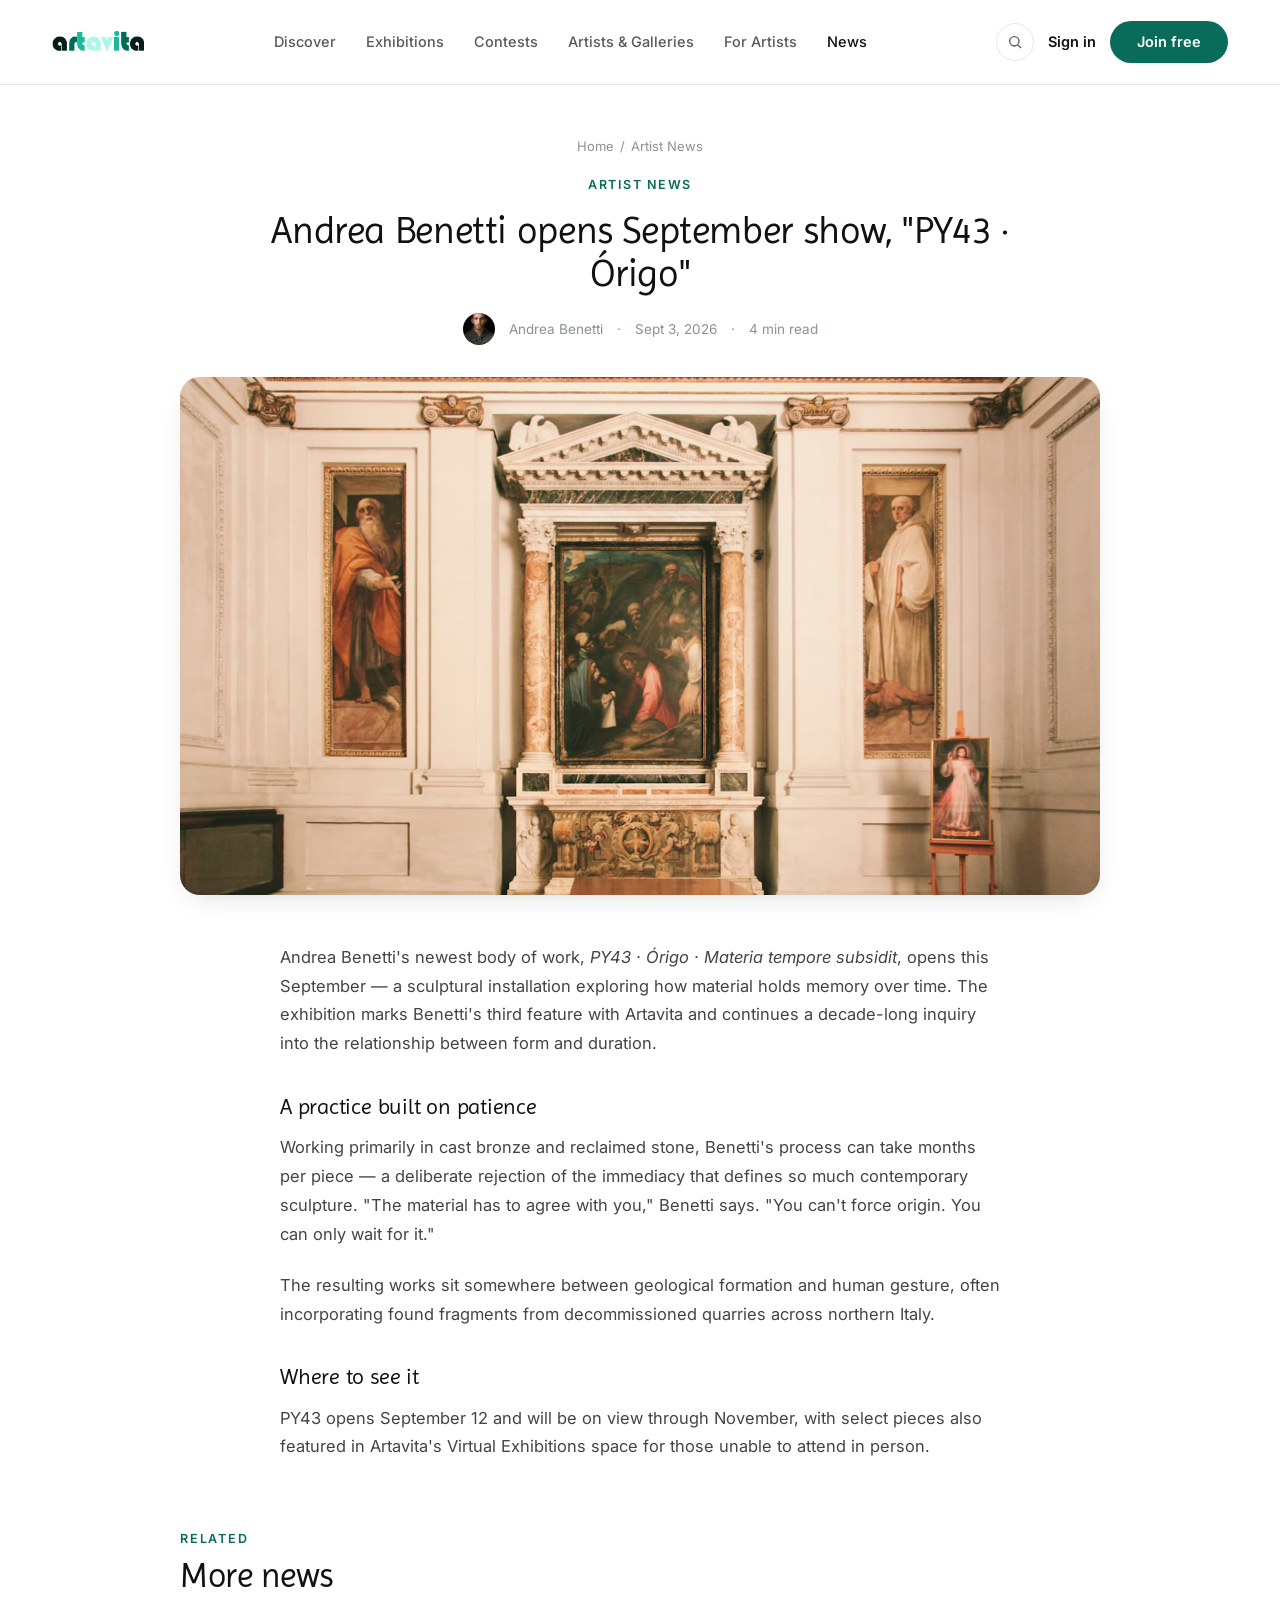
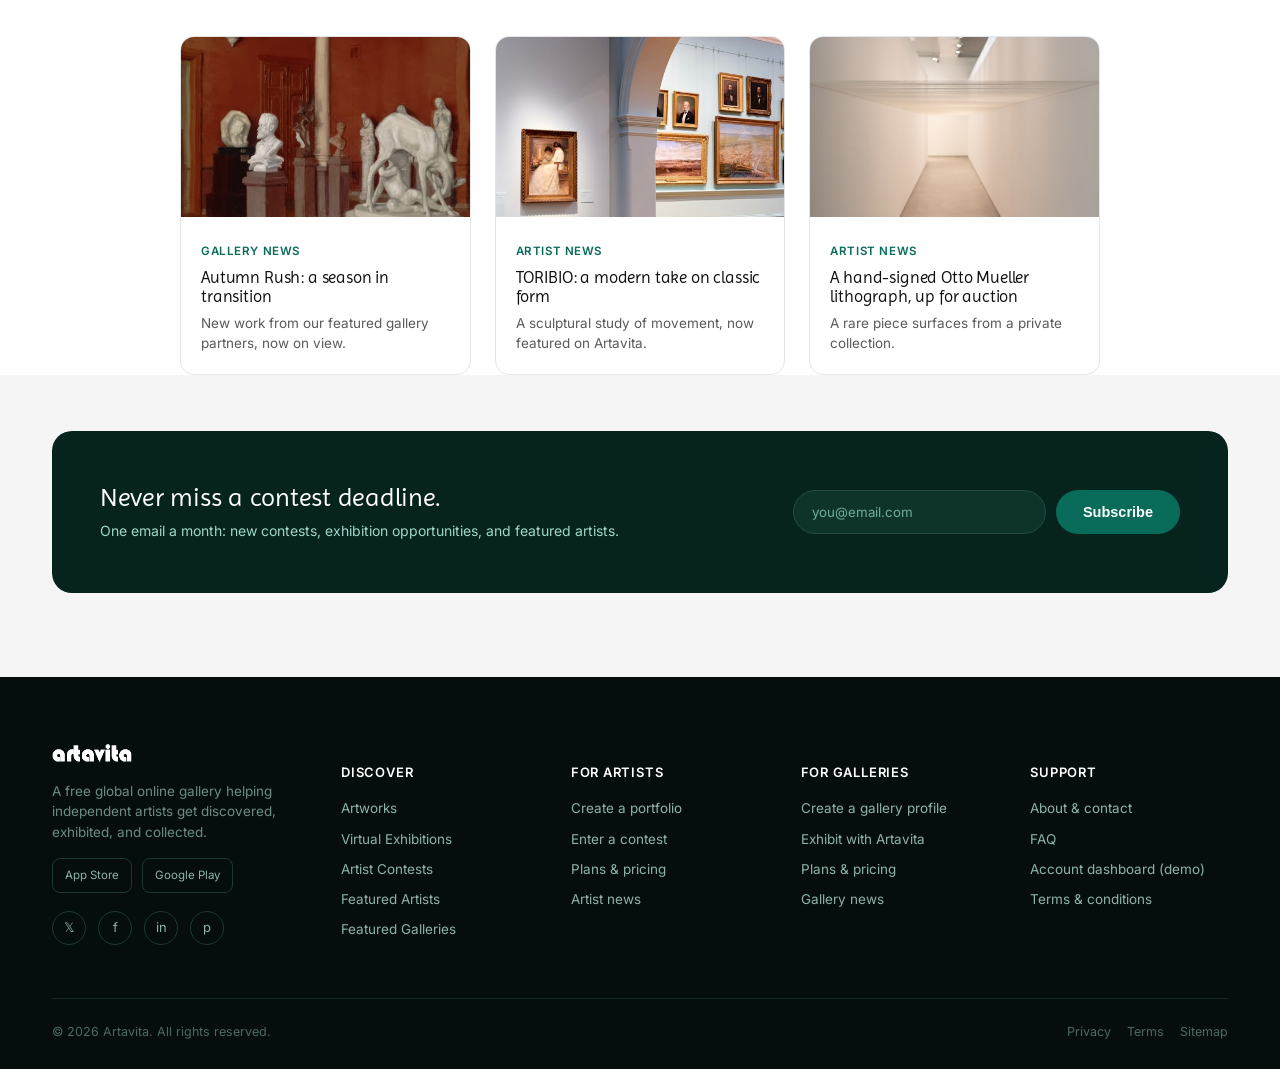
<file: news-post.html>
<!DOCTYPE html>
<html lang="en">
<head>
<meta charset="UTF-8">
<meta name="viewport" content="width=device-width, initial-scale=1.0">
<title>Andrea Benetti Opens September Show — Artavita News</title>
<link rel="preconnect" href="https://fonts.googleapis.com">
<link rel="preconnect" href="https://fonts.gstatic.com" crossorigin>
<link href="https://fonts.googleapis.com/css2?family=Imprima&family=Inter:wght@400;500;600;700&display=swap" rel="stylesheet">
<link rel="stylesheet" href="assets/styles.css">
</head>
<body>

<header id="site-header">
  <div class="wrap header-inner">
    <a href="index.html" class="logo"><img class="logo-img" src="assets/logo-color.png" alt="Artavita"></a>
    <nav class="primary-nav">
      <a href="artworks.html">Discover</a>
      <a href="index.html#exhibitions">Exhibitions</a>
      <a href="index.html#contests">Contests</a>
      <a href="artists.html">Artists &amp; Galleries</a>
      <a href="index.html#for-artists">For Artists</a>
      <a href="news-post.html" style="color:var(--ink);">News</a>
    </nav>
    <div class="header-actions">
      <button class="icon-btn" title="Search" aria-label="Search">
        <svg width="16" height="16" viewBox="0 0 24 24" fill="none" stroke="currentColor" stroke-width="2"><circle cx="11" cy="11" r="7"/><line x1="21" y1="21" x2="16.65" y2="16.65"/></svg>
      </button>
      <a href="signin.html" class="signin-link">Sign in</a>
      <a href="signin.html" class="btn btn-primary">Join free</a>
      <button class="hamburger" aria-label="Menu"><span></span><span></span><span></span></button>
    </div>
  </div>
</header>

<article>
  <div class="wrap article-header">
    <div class="breadcrumb" style="justify-content:center;"><a href="index.html">Home</a><span>/</span><a href="news-post.html">Artist News</a></div>
    <span class="eyebrow">Artist News</span>
    <h1>Andrea Benetti opens September show, "PY43 · Órigo"</h1>
    <div class="article-meta">
      <span class="avatar-sm"><img src="assets/img/andreabenetti-80x80.jpg" alt="Andrea Benetti"></span>
      <span>Andrea Benetti</span><span>·</span><span>Sept 3, 2026</span><span>·</span><span>4 min read</span>
    </div>
  </div>

  <div class="wrap">
    <div class="article-hero"><img src="assets/img/py43-1200x675.jpg" alt="PY43 installation view"></div>
    <div class="article-body">
      <p>Andrea Benetti's newest body of work, <em>PY43 · Órigo · Materia tempore subsidit</em>, opens this September — a sculptural installation exploring how material holds memory over time. The exhibition marks Benetti's third feature with Artavita and continues a decade-long inquiry into the relationship between form and duration.</p>
      <h3>A practice built on patience</h3>
      <p>Working primarily in cast bronze and reclaimed stone, Benetti's process can take months per piece — a deliberate rejection of the immediacy that defines so much contemporary sculpture. "The material has to agree with you," Benetti says. "You can't force origin. You can only wait for it."</p>
      <p>The resulting works sit somewhere between geological formation and human gesture, often incorporating found fragments from decommissioned quarries across northern Italy.</p>
      <h3>Where to see it</h3>
      <p>PY43 opens September 12 and will be on view through November, with select pieces also featured in Artavita's Virtual Exhibitions space for those unable to attend in person.</p>
    </div>

    <div class="related-posts">
      <div class="section-head reveal in-view">
        <div><span class="eyebrow">Related</span><h2 style="margin-top:8px;">More news</h2></div>
      </div>
      <div class="news-grid stagger">
        <div class="news-card reveal in-view">
          <div class="imgwrap"><img src="assets/img/rel1-500x320.jpg" alt="Autumn Rush"></div>
          <div class="news-body"><span class="tag">Gallery News</span><h4>Autumn Rush: a season in transition</h4><p>New work from our featured gallery partners, now on view.</p></div>
        </div>
        <div class="news-card reveal in-view">
          <div class="imgwrap"><img src="assets/img/rel2-500x320.jpg" alt="Toribio"></div>
          <div class="news-body"><span class="tag">Artist News</span><h4>TORIBIO: a modern take on classic form</h4><p>A sculptural study of movement, now featured on Artavita.</p></div>
        </div>
        <div class="news-card reveal in-view">
          <div class="imgwrap"><img src="assets/img/rel3-500x320.jpg" alt="Otto Mueller lithograph"></div>
          <div class="news-body"><span class="tag">Artist News</span><h4>A hand-signed Otto Mueller lithograph, up for auction</h4><p>A rare piece surfaces from a private collection.</p></div>
        </div>
      </div>
    </div>
  </div>
</article>

<section class="alt" style="padding-top:56px;">
  <div class="wrap">
    <div class="newsletter reveal in-view">
      <div>
        <h3>Never miss a contest deadline.</h3>
        <p>One email a month: new contests, exhibition opportunities, and featured artists.</p>
      </div>
      <form onsubmit="return false;">
        <input type="email" placeholder="you@email.com" aria-label="Email address">
        <button type="submit" class="btn btn-primary">Subscribe</button>
      </form>
    </div>
  </div>
</section>

<footer>
  <div class="wrap">
    <div class="footer-grid">
      <div class="footer-brand">
        <img class="logo-img" src="assets/logo-white.png" alt="Artavita" style="height:26px;">
        <p>A free global online gallery helping independent artists get discovered, exhibited, and collected.</p>
        <div class="app-badges">
          <div>App Store</div>
          <div>Google Play</div>
        </div>
        <div class="social-row">
          <a href="#" aria-label="Twitter">𝕏</a>
          <a href="#" aria-label="Facebook">f</a>
          <a href="#" aria-label="LinkedIn">in</a>
          <a href="#" aria-label="Pinterest">p</a>
        </div>
      </div>
      <div class="footer-col">
        <h5>Discover</h5>
        <a href="artworks.html">Artworks</a>
        <a href="index.html#exhibitions">Virtual Exhibitions</a>
        <a href="contest-entry.html">Artist Contests</a>
        <a href="artists.html">Featured Artists</a>
        <a href="artists.html">Featured Galleries</a>
      </div>
      <div class="footer-col">
        <h5>For Artists</h5>
        <a href="signin.html">Create a portfolio</a>
        <a href="contest-entry.html">Enter a contest</a>
        <a href="pricing.html">Plans &amp; pricing</a>
        <a href="news-post.html">Artist news</a>
      </div>
      <div class="footer-col">
        <h5>For Galleries</h5>
        <a href="signin.html">Create a gallery profile</a>
        <a href="about.html">Exhibit with Artavita</a>
        <a href="pricing.html">Plans &amp; pricing</a>
        <a href="news-post.html">Gallery news</a>
      </div>
      <div class="footer-col">
        <h5>Support</h5>
        <a href="about.html">About &amp; contact</a>
        <a href="about.html#faq">FAQ</a>
        <a href="dashboard.html">Account dashboard (demo)</a>
        <a href="#">Terms &amp; conditions</a>
      </div>
    </div>
    <div class="footer-bottom">
      <span>© 2026 Artavita. All rights reserved.</span>
      <span><a href="#">Privacy</a><a href="#">Terms</a><a href="#">Sitemap</a></span>
    </div>
  </div>
</footer>

<script src="assets/script.js"></script>
</body>
</html>
</file>
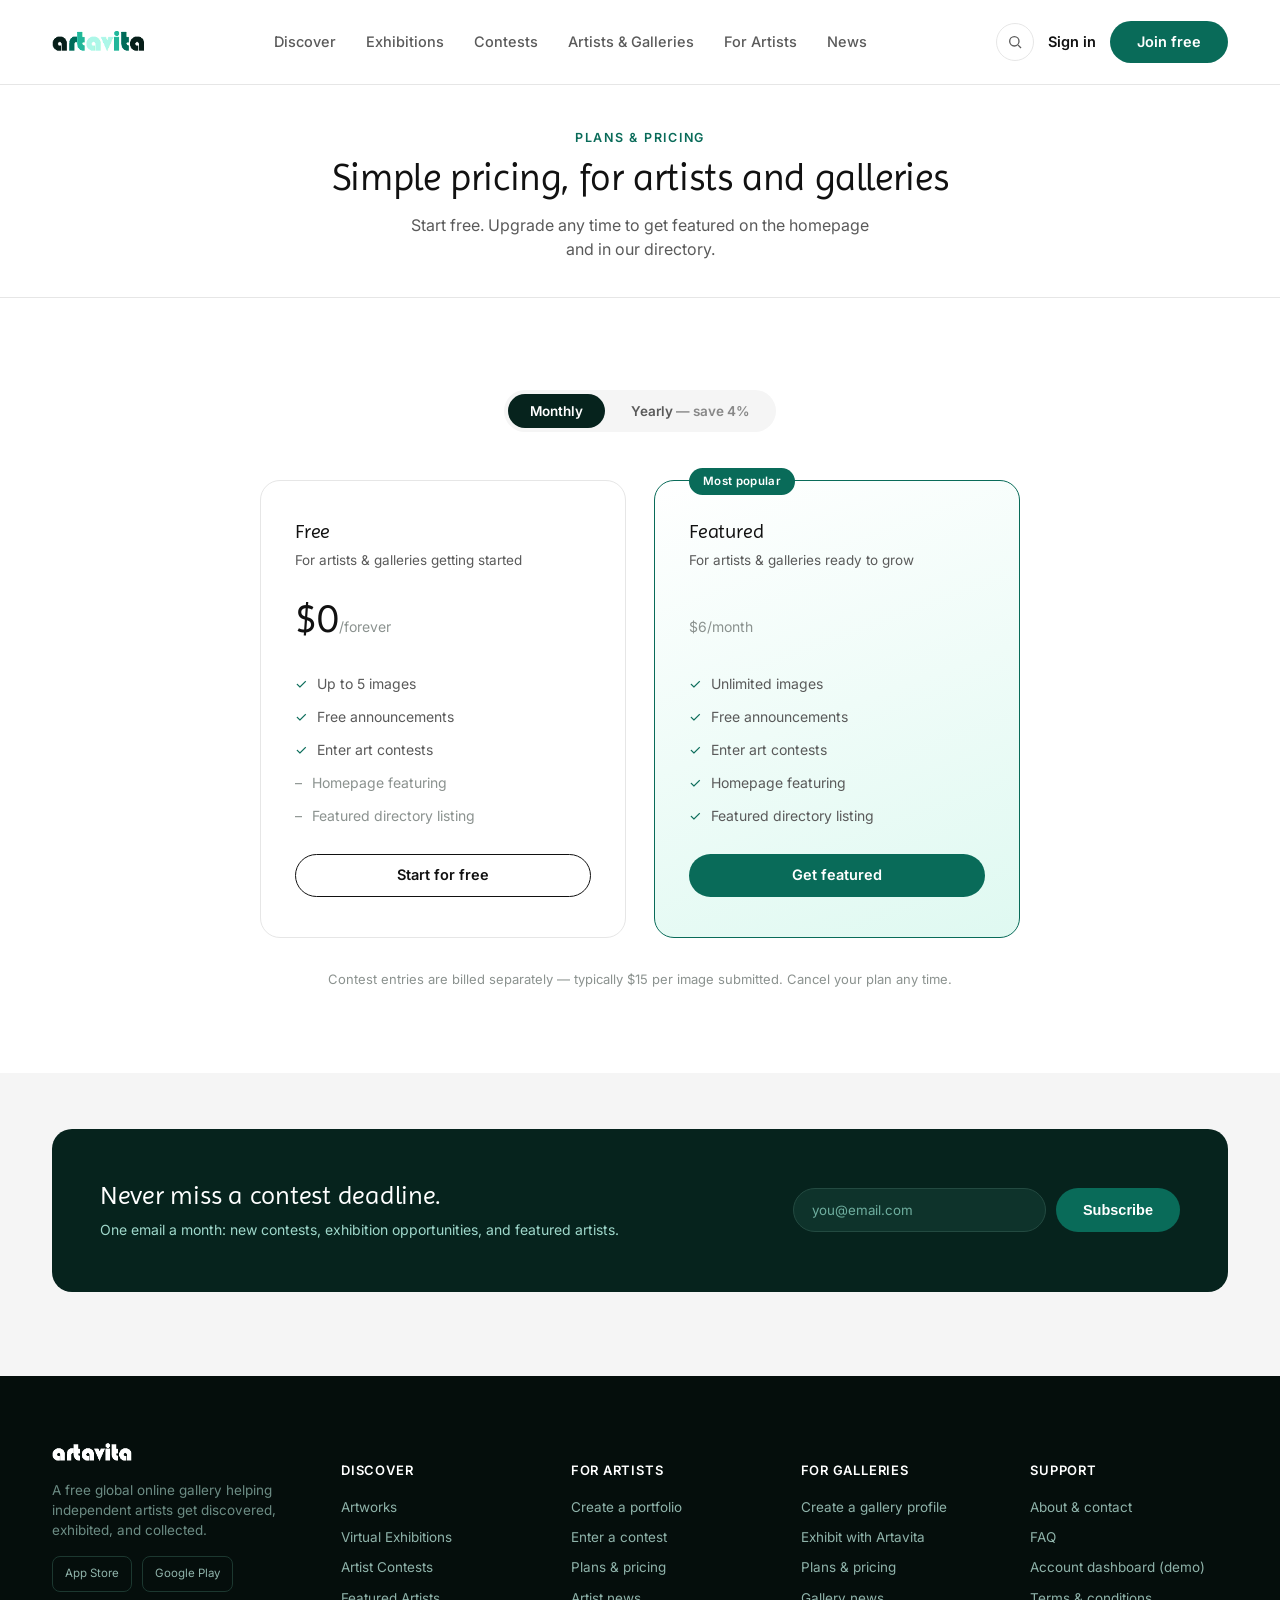
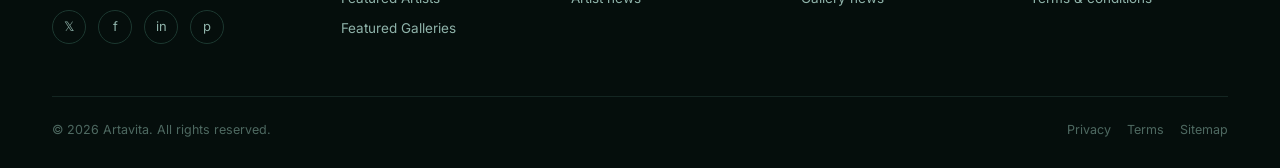
<file: pricing.html>
<!DOCTYPE html>
<html lang="en">
<head>
<meta charset="UTF-8">
<meta name="viewport" content="width=device-width, initial-scale=1.0">
<title>Plans &amp; Pricing — Artavita</title>
<link rel="preconnect" href="https://fonts.googleapis.com">
<link rel="preconnect" href="https://fonts.gstatic.com" crossorigin>
<link href="https://fonts.googleapis.com/css2?family=Imprima&family=Inter:wght@400;500;600;700&display=swap" rel="stylesheet">
<link rel="stylesheet" href="assets/styles.css">
</head>
<body>

<header id="site-header">
  <div class="wrap header-inner">
    <a href="index.html" class="logo"><img class="logo-img" src="assets/logo-color.png" alt="Artavita"></a>
    <nav class="primary-nav">
      <a href="artworks.html">Discover</a>
      <a href="index.html#exhibitions">Exhibitions</a>
      <a href="index.html#contests">Contests</a>
      <a href="artists.html">Artists &amp; Galleries</a>
      <a href="index.html#for-artists">For Artists</a>
      <a href="news-post.html">News</a>
    </nav>
    <div class="header-actions">
      <button class="icon-btn" title="Search" aria-label="Search">
        <svg width="16" height="16" viewBox="0 0 24 24" fill="none" stroke="currentColor" stroke-width="2"><circle cx="11" cy="11" r="7"/><line x1="21" y1="21" x2="16.65" y2="16.65"/></svg>
      </button>
      <a href="signin.html" class="signin-link">Sign in</a>
      <a href="signin.html" class="btn btn-primary">Join free</a>
      <button class="hamburger" aria-label="Menu"><span></span><span></span><span></span></button>
    </div>
  </div>
</header>

<div class="page-header" style="text-align:center;">
  <div class="wrap">
    <span class="eyebrow">Plans &amp; Pricing</span>
    <h1>Simple pricing, for artists and galleries</h1>
    <p style="color:var(--ink-soft);max-width:480px;margin:14px auto 0;">Start free. Upgrade any time to get featured on the homepage and in our directory.</p>
  </div>
</div>

<section>
  <div class="wrap">
    <div class="pricing-toggle">
      <div class="toggle-pill">
        <button class="active" data-period="monthly">Monthly</button>
        <button data-period="yearly">Yearly <span style="opacity:.7;">— save 4%</span></button>
      </div>
    </div>

    <div class="pricing-grid">
      <div class="price-card">
        <h3>Free</h3>
        <p style="color:var(--ink-soft);font-size:13.5px;">For artists &amp; galleries getting started</p>
        <div class="price">$0<span>/forever</span></div>
        <ul class="price-list">
          <li><span class="check">✓</span> Up to 5 images</li>
          <li><span class="check">✓</span> Free announcements</li>
          <li><span class="check">✓</span> Enter art contests</li>
          <li class="disabled"><span class="check">–</span> Homepage featuring</li>
          <li class="disabled"><span class="check">–</span> Featured directory listing</li>
        </ul>
        <a href="signin.html" class="btn btn-outline" style="width:100%;justify-content:center;">Start for free</a>
      </div>

      <div class="price-card featured">
        <div class="tag">Most popular</div>
        <h3>Featured</h3>
        <p style="color:var(--ink-soft);font-size:13.5px;">For artists &amp; galleries ready to grow</p>
        <div class="price"><span data-price-monthly="$6" data-price-yearly="$69">$6</span><span data-period-label>/month</span></div>
        <ul class="price-list">
          <li><span class="check">✓</span> Unlimited images</li>
          <li><span class="check">✓</span> Free announcements</li>
          <li><span class="check">✓</span> Enter art contests</li>
          <li><span class="check">✓</span> Homepage featuring</li>
          <li><span class="check">✓</span> Featured directory listing</li>
        </ul>
        <a href="signin.html" class="btn btn-primary" style="width:100%;justify-content:center;">Get featured</a>
      </div>
    </div>

    <p style="text-align:center;color:var(--ink-faint);font-size:13px;margin-top:32px;">Contest entries are billed separately — typically $15 per image submitted. Cancel your plan any time.</p>
  </div>
</section>

<section class="alt" style="padding-top:56px;">
  <div class="wrap">
    <div class="newsletter reveal in-view">
      <div>
        <h3>Never miss a contest deadline.</h3>
        <p>One email a month: new contests, exhibition opportunities, and featured artists.</p>
      </div>
      <form onsubmit="return false;">
        <input type="email" placeholder="you@email.com" aria-label="Email address">
        <button type="submit" class="btn btn-primary">Subscribe</button>
      </form>
    </div>
  </div>
</section>

<footer>
  <div class="wrap">
    <div class="footer-grid">
      <div class="footer-brand">
        <img class="logo-img" src="assets/logo-white.png" alt="Artavita" style="height:26px;">
        <p>A free global online gallery helping independent artists get discovered, exhibited, and collected.</p>
        <div class="app-badges">
          <div>App Store</div>
          <div>Google Play</div>
        </div>
        <div class="social-row">
          <a href="#" aria-label="Twitter">𝕏</a>
          <a href="#" aria-label="Facebook">f</a>
          <a href="#" aria-label="LinkedIn">in</a>
          <a href="#" aria-label="Pinterest">p</a>
        </div>
      </div>
      <div class="footer-col">
        <h5>Discover</h5>
        <a href="artworks.html">Artworks</a>
        <a href="index.html#exhibitions">Virtual Exhibitions</a>
        <a href="contest-entry.html">Artist Contests</a>
        <a href="artists.html">Featured Artists</a>
        <a href="artists.html">Featured Galleries</a>
      </div>
      <div class="footer-col">
        <h5>For Artists</h5>
        <a href="signin.html">Create a portfolio</a>
        <a href="contest-entry.html">Enter a contest</a>
        <a href="pricing.html">Plans &amp; pricing</a>
        <a href="news-post.html">Artist news</a>
      </div>
      <div class="footer-col">
        <h5>For Galleries</h5>
        <a href="signin.html">Create a gallery profile</a>
        <a href="about.html">Exhibit with Artavita</a>
        <a href="pricing.html">Plans &amp; pricing</a>
        <a href="news-post.html">Gallery news</a>
      </div>
      <div class="footer-col">
        <h5>Support</h5>
        <a href="about.html">About &amp; contact</a>
        <a href="about.html#faq">FAQ</a>
        <a href="dashboard.html">Account dashboard (demo)</a>
        <a href="#">Terms &amp; conditions</a>
      </div>
    </div>
    <div class="footer-bottom">
      <span>© 2026 Artavita. All rights reserved.</span>
      <span><a href="#">Privacy</a><a href="#">Terms</a><a href="#">Sitemap</a></span>
    </div>
  </div>
</footer>

<script src="assets/script.js"></script>
</body>
</html>
</file>
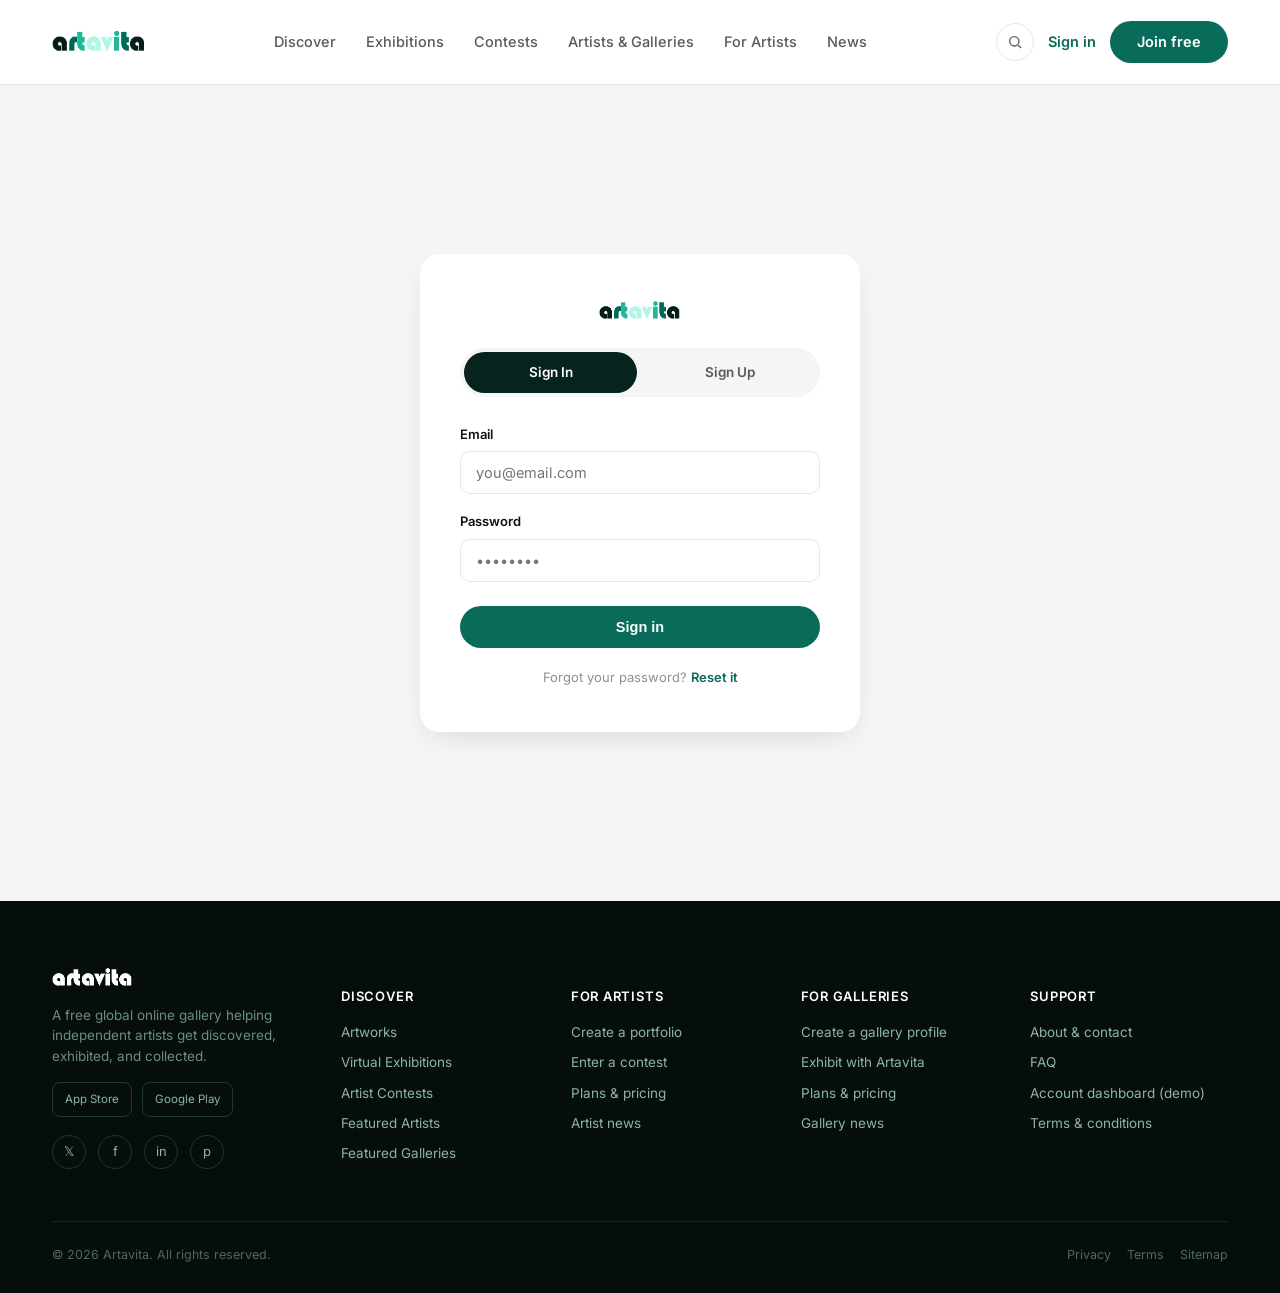
<file: signin.html>
<!DOCTYPE html>
<html lang="en">
<head>
<meta charset="UTF-8">
<meta name="viewport" content="width=device-width, initial-scale=1.0">
<title>Sign In / Sign Up — Artavita</title>
<link rel="preconnect" href="https://fonts.googleapis.com">
<link rel="preconnect" href="https://fonts.gstatic.com" crossorigin>
<link href="https://fonts.googleapis.com/css2?family=Imprima&family=Inter:wght@400;500;600;700&display=swap" rel="stylesheet">
<link rel="stylesheet" href="assets/styles.css">
</head>
<body>

<header id="site-header">
  <div class="wrap header-inner">
    <a href="index.html" class="logo"><img class="logo-img" src="assets/logo-color.png" alt="Artavita"></a>
    <nav class="primary-nav">
      <a href="artworks.html">Discover</a>
      <a href="index.html#exhibitions">Exhibitions</a>
      <a href="index.html#contests">Contests</a>
      <a href="artists.html">Artists &amp; Galleries</a>
      <a href="index.html#for-artists">For Artists</a>
      <a href="news-post.html">News</a>
    </nav>
    <div class="header-actions">
      <button class="icon-btn" title="Search" aria-label="Search">
        <svg width="16" height="16" viewBox="0 0 24 24" fill="none" stroke="currentColor" stroke-width="2"><circle cx="11" cy="11" r="7"/><line x1="21" y1="21" x2="16.65" y2="16.65"/></svg>
      </button>
      <a href="signin.html" class="signin-link" style="color:var(--accent-dark);">Sign in</a>
      <a href="signin.html" class="btn btn-primary">Join free</a>
      <button class="hamburger" aria-label="Menu"><span></span><span></span><span></span></button>
    </div>
  </div>
</header>

<div class="auth-shell">
  <div class="auth-card">
    <div style="text-align:center;margin-bottom:24px;">
      <img src="assets/logo-color.png" alt="Artavita" style="height:26px;margin:0 auto 18px;">
    </div>
    <div class="auth-tabs">
      <div class="auth-tab active" data-target="panel-signin">Sign In</div>
      <div class="auth-tab" data-target="panel-signup">Sign Up</div>
    </div>

    <div class="auth-panel active" id="panel-signin">
      <form onsubmit="return false;">
        <div class="field">
          <label for="si-email">Email</label>
          <input type="email" id="si-email" placeholder="you@email.com">
        </div>
        <div class="field">
          <label for="si-pass">Password</label>
          <input type="password" id="si-pass" placeholder="••••••••">
        </div>
        <button type="submit" class="btn btn-primary auth-submit">Sign in</button>
      </form>
      <p class="auth-foot">Forgot your password? <a href="#">Reset it</a></p>
    </div>

    <div class="auth-panel" id="panel-signup">
      <div class="user-type-toggle">
        <div class="user-type-option selected">I'm an Artist</div>
        <div class="user-type-option">I'm a Gallery</div>
      </div>
      <form onsubmit="return false;">
        <div class="field">
          <label for="su-name">Full name</label>
          <input type="text" id="su-name" placeholder="Jane Doe">
        </div>
        <div class="field">
          <label for="su-email">Email</label>
          <input type="email" id="su-email" placeholder="you@email.com">
        </div>
        <div class="field">
          <label for="su-pass">Password</label>
          <input type="password" id="su-pass" placeholder="Create a password">
        </div>
        <button type="submit" class="btn btn-primary auth-submit">Create free account</button>
      </form>
      <p class="auth-foot">By signing up you agree to our <a href="#">Terms</a> &amp; <a href="#">Privacy Policy</a>.</p>
    </div>
  </div>
</div>

<footer>
  <div class="wrap">
    <div class="footer-grid">
      <div class="footer-brand">
        <img class="logo-img" src="assets/logo-white.png" alt="Artavita" style="height:26px;">
        <p>A free global online gallery helping independent artists get discovered, exhibited, and collected.</p>
        <div class="app-badges">
          <div>App Store</div>
          <div>Google Play</div>
        </div>
        <div class="social-row">
          <a href="#" aria-label="Twitter">𝕏</a>
          <a href="#" aria-label="Facebook">f</a>
          <a href="#" aria-label="LinkedIn">in</a>
          <a href="#" aria-label="Pinterest">p</a>
        </div>
      </div>
      <div class="footer-col">
        <h5>Discover</h5>
        <a href="artworks.html">Artworks</a>
        <a href="index.html#exhibitions">Virtual Exhibitions</a>
        <a href="contest-entry.html">Artist Contests</a>
        <a href="artists.html">Featured Artists</a>
        <a href="artists.html">Featured Galleries</a>
      </div>
      <div class="footer-col">
        <h5>For Artists</h5>
        <a href="signin.html">Create a portfolio</a>
        <a href="contest-entry.html">Enter a contest</a>
        <a href="pricing.html">Plans &amp; pricing</a>
        <a href="news-post.html">Artist news</a>
      </div>
      <div class="footer-col">
        <h5>For Galleries</h5>
        <a href="signin.html">Create a gallery profile</a>
        <a href="about.html">Exhibit with Artavita</a>
        <a href="pricing.html">Plans &amp; pricing</a>
        <a href="news-post.html">Gallery news</a>
      </div>
      <div class="footer-col">
        <h5>Support</h5>
        <a href="about.html">About &amp; contact</a>
        <a href="about.html#faq">FAQ</a>
        <a href="dashboard.html">Account dashboard (demo)</a>
        <a href="#">Terms &amp; conditions</a>
      </div>
    </div>
    <div class="footer-bottom">
      <span>© 2026 Artavita. All rights reserved.</span>
      <span><a href="#">Privacy</a><a href="#">Terms</a><a href="#">Sitemap</a></span>
    </div>
  </div>
</footer>

<script src="assets/script.js"></script>
</body>
</html>
</file>
<file: assets/styles.css>
:root{
    --bg:#FFFFFF;
    --bg-alt:#F5F5F5;
    --panel:#FFFFFF;
    --ink:#111111;
    --ink-body:#444444;
    --ink-soft:#5A5A5A;
    --ink-faint:#8B928F;
    --accent:#2BB79A;
    --accent-dark:#096B59;
    --accent-tint:#DFF9F1;
    --accent-tint2:#AFF7E8;
    --dark-bg:#06231D;
    --dark-bg2:#0B2E27;
    --line:#E6E6E6;
    --radius:14px;
    --shadow:0 10px 30px -12px rgba(6,35,29,0.18);
    --ease:cubic-bezier(.22,1,.36,1);
    --maxw:1240px;
  }
  *{box-sizing:border-box;}
  html{scroll-behavior:smooth;}
  body{
    margin:0;
    background:var(--bg);
    color:var(--ink-body);
    font-family:'Inter','Helvetica Neue',Helvetica,Arial,sans-serif;
    -webkit-font-smoothing:antialiased;
    line-height:1.5;
  }
  h1,h2,h3,h4{
    font-family:'Imprima','Helvetica Neue',Arial,sans-serif;
    font-weight:400;
    color:var(--ink);
    margin:0;
    line-height:1.14;
    letter-spacing:-0.01em;
  }
  p{margin:0;}
  a{color:inherit;text-decoration:none;}
  img{max-width:100%;display:block;}
  .wrap{max-width:var(--maxw);margin:0 auto;padding:0 32px;}
  .eyebrow{
    font-size:12.5px;
    letter-spacing:0.14em;
    text-transform:uppercase;
    color:var(--accent-dark);
    font-weight:600;
    font-family:'Inter',sans-serif;
  }
  ::selection{background:var(--accent-tint2);color:var(--dark-bg);}

  /* ---------- reveal on scroll ---------- */
  .reveal{opacity:0;transform:translateY(26px);transition:opacity .7s var(--ease),transform .7s var(--ease);}
  .reveal.in-view{opacity:1;transform:translateY(0);}
  .stagger .reveal:nth-child(1){transition-delay:.02s;}
  .stagger .reveal:nth-child(2){transition-delay:.09s;}
  .stagger .reveal:nth-child(3){transition-delay:.16s;}
  .stagger .reveal:nth-child(4){transition-delay:.23s;}
  .stagger .reveal:nth-child(5){transition-delay:.30s;}
  .stagger .reveal:nth-child(6){transition-delay:.37s;}
  .stagger .reveal:nth-child(7){transition-delay:.44s;}
  .stagger .reveal:nth-child(8){transition-delay:.51s;}

  /* ---------- buttons ---------- */
  .btn{
    position:relative;
    display:inline-flex;align-items:center;justify-content:center;gap:8px;
    padding:13px 26px;
    border-radius:999px;
    font-weight:600;
    font-size:14.5px;
    line-height:1;
    cursor:pointer;
    border:1.5px solid transparent;
    overflow:hidden;
    isolation:isolate;
    transition:transform .35s var(--ease), box-shadow .35s var(--ease), color .35s var(--ease), border-color .35s var(--ease);
    white-space:nowrap;
  }
  .btn:hover{transform:translateY(-2px);}
  .btn:active{transform:translateY(0);}
  .btn::before{
    content:"";position:absolute;inset:0;z-index:-1;
    transform:scaleX(0);transform-origin:left;
    transition:transform .45s var(--ease);
  }
  .btn:hover::before{transform:scaleX(1);}

  .btn-primary{background:var(--accent-dark);color:#fff;}
  .btn-primary::before{background:var(--accent);}
  .btn-primary:hover{box-shadow:0 10px 24px -8px rgba(9,107,89,0.55);}

  .btn-outline{background:transparent;color:var(--ink);border-color:var(--ink);}
  .btn-outline::before{background:var(--ink);}
  .btn-outline:hover{color:#fff;border-color:var(--ink);}

  .btn-outline-light{background:transparent;color:#fff;border-color:rgba(255,255,255,0.45);}
  .btn-outline-light::before{background:rgba(255,255,255,0.16);}
  .btn-outline-light:hover{border-color:#fff;}

  .btn-ghost{color:var(--accent-dark);font-weight:600;padding:0;border-radius:0;border:none;}
  .btn-ghost::before{display:none;}
  .btn-ghost span.arrow{display:inline-block;transition:transform .35s var(--ease);}
  .btn-ghost:hover span.arrow{transform:translateX(6px);}
  .btn-ghost:hover{transform:none;}
  .btn-ghost{position:relative;}
  .btn-ghost em{position:absolute;left:0;bottom:-3px;height:1.5px;width:100%;background:var(--accent-dark);transform:scaleX(0);transform-origin:right;transition:transform .35s var(--ease);}
  .btn-ghost:hover em{transform:scaleX(1);transform-origin:left;}

  /* ---------- Header ---------- */
  header{
    position:sticky;top:0;z-index:100;
    background:rgba(255,255,255,0.9);
    backdrop-filter:blur(10px);
    border-bottom:1px solid var(--line);
    transition:height .3s var(--ease), box-shadow .3s var(--ease);
  }
  header.scrolled{box-shadow:0 6px 24px -14px rgba(6,35,29,0.25);}
  .header-inner{
    display:flex;align-items:center;justify-content:space-between;
    height:84px;
    transition:height .3s var(--ease);
  }
  header.scrolled .header-inner{height:66px;}
  .logo-img{height:30px;width:auto;transition:height .3s var(--ease);}
  header.scrolled .logo-img{height:24px;}
  nav.primary-nav{display:flex;align-items:center;gap:30px;}
  nav.primary-nav a{
    position:relative;
    font-size:14.5px;font-weight:500;color:var(--ink-soft);
    padding:6px 0;
  }
  nav.primary-nav a::after{
    content:"";position:absolute;left:0;bottom:0;height:2px;width:100%;
    background:var(--accent);transform:scaleX(0);transform-origin:right;
    transition:transform .3s var(--ease);
  }
  nav.primary-nav a:hover{color:var(--ink);}
  nav.primary-nav a:hover::after{transform:scaleX(1);transform-origin:left;}
  .header-actions{display:flex;align-items:center;gap:14px;}
  .icon-btn{
    width:38px;height:38px;border-radius:50%;
    display:flex;align-items:center;justify-content:center;
    border:1px solid var(--line);color:var(--ink-soft);
    background:#fff;transition:border-color .3s var(--ease), color .3s var(--ease), transform .3s var(--ease);
  }
  .icon-btn:hover{border-color:var(--accent);color:var(--accent-dark);transform:translateY(-2px);}
  .signin-link{font-size:14.5px;font-weight:600;color:var(--ink);position:relative;}
  .signin-link::after{content:"";position:absolute;left:0;bottom:-3px;height:1.5px;width:100%;background:var(--ink);transform:scaleX(0);transition:transform .3s var(--ease);}
  .signin-link:hover::after{transform:scaleX(1);}
  .hamburger{display:none;background:none;border:none;cursor:pointer;padding:6px;}
  .hamburger span{display:block;width:22px;height:2px;background:var(--ink);margin:5px 0;transition:transform .25s ease, opacity .25s ease;}

  /* ---------- Hero ---------- */
  .hero{padding:64px 0 56px;}
  .hero-grid{display:grid;grid-template-columns:1.05fr 0.95fr;gap:56px;align-items:center;}
  .hero h1{font-size:48px;margin:14px 0 20px;}
  .hero h1 .grad{
    background:linear-gradient(90deg,var(--accent-dark),var(--accent) 55%,#5fd6bd);
    -webkit-background-clip:text;background-clip:text;color:transparent;
  }
  .hero p.lead{font-size:17.5px;color:var(--ink-soft);max-width:480px;margin-bottom:30px;}
  .hero-ctas{display:flex;gap:14px;flex-wrap:wrap;margin-bottom:26px;}
  .hero-trust{font-size:13.5px;color:var(--ink-faint);}
  .hero-trust b{color:var(--ink);}
  .hero-collage{
    display:grid;grid-template-columns:1.1fr 0.9fr;gap:14px;
  }
  .hero-collage .tall{grid-row:span 2;animation:float 6s ease-in-out infinite;}
  .hero-collage .short:nth-of-type(2){animation:float 7s ease-in-out infinite .4s;}
  .hero-collage .short:nth-of-type(3){animation:float 6.5s ease-in-out infinite .8s;}
  @keyframes float{0%,100%{transform:translateY(0);}50%{transform:translateY(-10px);}}
  .hero-collage figure{margin:0;border-radius:var(--radius);overflow:hidden;box-shadow:var(--shadow);height:100%;}
  .hero-collage img{
    width:100%;height:100%;object-fit:cover;
    transition:transform .6s var(--ease);
  }
  .hero-collage figure:hover img{transform:scale(1.07);}
  .hero-collage .tall figure{aspect-ratio:4/5.2;}
  .hero-collage .short figure{aspect-ratio:4/3.1;}

  /* ---------- Stats bar ---------- */
  .stats-bar{
    background:var(--dark-bg);color:#fff;padding:32px 0;
  }
  .stats-grid{display:grid;grid-template-columns:repeat(4,1fr);gap:20px;text-align:center;}
  .stats-grid .num{font-family:'Imprima',sans-serif;font-size:32px;color:#fff;}
  .stats-grid .label{font-size:12.5px;color:#9FD8CB;letter-spacing:0.05em;text-transform:uppercase;margin-top:4px;}
  .fairs-row{
    display:flex;justify-content:center;gap:40px;flex-wrap:wrap;
    margin-top:26px;padding-top:24px;border-top:1px solid rgba(255,255,255,0.12);
    font-family:'Imprima',sans-serif;font-size:15px;color:#6FAE9F;letter-spacing:0.02em;
  }

  /* ---------- Section shell ---------- */
  section{padding:84px 0;}
  .section-head{
    display:flex;align-items:flex-end;justify-content:space-between;
    margin-bottom:40px;gap:20px;flex-wrap:wrap;
  }
  .section-head h2{font-size:34px;}
  .section-head p{color:var(--ink-soft);margin-top:8px;max-width:520px;}
  .alt{background:var(--bg-alt);}

  /* ---------- How it works ---------- */
  .steps{display:grid;grid-template-columns:repeat(3,1fr);gap:28px;}
  .step-card{
    background:var(--panel);border:1px solid var(--line);border-radius:var(--radius);padding:32px 28px;
    transition:transform .4s var(--ease), box-shadow .4s var(--ease), border-color .4s var(--ease);
  }
  .step-card:hover{transform:translateY(-6px);box-shadow:var(--shadow);border-color:var(--accent-tint2);}
  .step-num{
    width:38px;height:38px;border-radius:50%;background:var(--accent-tint);color:var(--accent-dark);
    display:flex;align-items:center;justify-content:center;font-family:'Imprima',sans-serif;font-weight:400;margin-bottom:18px;
    transition:background .4s var(--ease), color .4s var(--ease);
  }
  .step-card:hover .step-num{background:var(--accent-dark);color:#fff;}
  .step-card h3{font-size:19px;margin-bottom:8px;font-weight:400;}
  .step-card p{color:var(--ink-soft);font-size:14.5px;}

  /* ---------- Artwork grid ---------- */
  .art-grid{display:grid;grid-template-columns:repeat(4,1fr);gap:22px;}
  .art-card{
    position:relative;border-radius:var(--radius);overflow:hidden;box-shadow:var(--shadow);cursor:pointer;
    transition:transform .5s var(--ease);
  }
  a.art-card, a.people-card{display:block;text-decoration:none;color:inherit;}
  .art-card:hover{transform:translateY(-6px);}
  .art-card img{aspect-ratio:4/5;object-fit:cover;transition:transform .7s var(--ease), filter .5s ease;}
  .art-card:hover img{transform:scale(1.09);filter:saturate(1.1);}
  .art-card .tint{
    position:absolute;inset:0;background:linear-gradient(135deg,rgba(9,107,89,0.35),rgba(43,183,154,0.15));
    opacity:0;transition:opacity .4s ease;
  }
  .art-card:hover .tint{opacity:1;}
  .art-card .view-icon{
    position:absolute;top:50%;left:50%;width:46px;height:46px;border-radius:50%;
    background:rgba(255,255,255,0.92);color:var(--accent-dark);
    display:flex;align-items:center;justify-content:center;
    transform:translate(-50%,-50%) scale(0.6);opacity:0;
    transition:transform .4s var(--ease), opacity .4s var(--ease);
  }
  .art-card:hover .view-icon{opacity:1;transform:translate(-50%,-50%) scale(1);}
  .art-overlay{
    position:absolute;left:0;right:0;bottom:0;padding:18px 16px 14px;
    background:linear-gradient(180deg,transparent, rgba(6,20,17,0.88));
    color:#fff;
  }
  .art-overlay .title{font-family:'Imprima',sans-serif;font-size:15.5px;}
  .art-overlay .artist{font-size:12.5px;color:#CDECE4;margin-top:2px;}
  .grid-footer{text-align:center;margin-top:40px;}

  /* ---------- Video section ---------- */
  .video-shell{
    position:relative;border-radius:20px;overflow:hidden;box-shadow:var(--shadow);
    background:var(--dark-bg);aspect-ratio:16/8.2;max-width:920px;margin:0 auto;
  }
  .video-shell video{width:100%;height:100%;object-fit:cover;display:block;}
  .video-cover{
    position:absolute;inset:0;display:flex;align-items:center;justify-content:center;
    background:linear-gradient(135deg,rgba(6,35,29,0.55),rgba(9,107,89,0.35));
    cursor:pointer;transition:opacity .5s ease;
  }
  .video-cover.hide{opacity:0;pointer-events:none;}
  .play-btn{
    width:84px;height:84px;border-radius:50%;background:#fff;color:var(--accent-dark);
    display:flex;align-items:center;justify-content:center;
    box-shadow:0 0 0 0 rgba(255,255,255,0.55);
    animation:pulse 2.4s ease-in-out infinite;
    transition:transform .3s var(--ease);
  }
  .video-cover:hover .play-btn{transform:scale(1.08);}
  @keyframes pulse{
    0%{box-shadow:0 0 0 0 rgba(255,255,255,0.45);}
    70%{box-shadow:0 0 0 22px rgba(255,255,255,0);}
    100%{box-shadow:0 0 0 0 rgba(255,255,255,0);}
  }

  /* ---------- Contest spotlight ---------- */
  .contest-card{
    background:linear-gradient(120deg,var(--dark-bg),var(--dark-bg2));
    border-radius:20px;color:#fff;
    display:grid;grid-template-columns:1.1fr 0.9fr;overflow:hidden;
  }
  .contest-copy{padding:52px 48px;}
  .contest-badge{
    display:inline-block;background:rgba(255,255,255,0.12);color:var(--accent-tint2);
    padding:6px 14px;border-radius:999px;font-size:12.5px;font-weight:600;letter-spacing:.04em;margin-bottom:18px;
    animation:badgepulse 2.6s ease-in-out infinite;
  }
  @keyframes badgepulse{0%,100%{background:rgba(255,255,255,0.12);}50%{background:rgba(175,247,232,0.22);}}
  .contest-copy h2{color:#fff;font-size:30px;margin-bottom:14px;}
  .contest-copy p{color:#BFE3DA;font-size:15px;margin-bottom:24px;max-width:440px;}
  .contest-meta{display:flex;gap:28px;margin-bottom:28px;flex-wrap:wrap;}
  .contest-meta div span{display:block;font-size:12px;color:#6FAE9F;text-transform:uppercase;letter-spacing:.05em;}
  .contest-meta div b{font-family:'Imprima',sans-serif;font-size:18px;font-weight:400;}
  .contest-ctas{display:flex;gap:14px;flex-wrap:wrap;}
  .contest-entries{
    display:grid;grid-template-columns:repeat(2,1fr);gap:2px;
  }
  .contest-entries a{overflow:hidden;display:block;}
  .contest-entries img{width:100%;height:100%;object-fit:cover;aspect-ratio:1/1;transition:transform .6s var(--ease);}
  .contest-entries a:hover img{transform:scale(1.12);}

  /* ---------- Exhibitions carousel ---------- */
  .carousel{display:flex;gap:22px;overflow-x:auto;padding-bottom:12px;scroll-snap-type:x mandatory;}
  .carousel::-webkit-scrollbar{height:6px;}
  .carousel::-webkit-scrollbar-thumb{background:var(--line);border-radius:10px;}
  .exhibit-card{
    flex:0 0 300px;scroll-snap-align:start;
    background:var(--panel);border-radius:var(--radius);overflow:hidden;border:1px solid var(--line);
    transition:transform .4s var(--ease), box-shadow .4s var(--ease);
  }
  .exhibit-card:hover{transform:translateY(-6px);box-shadow:var(--shadow);}
  .exhibit-card .imgwrap{overflow:hidden;}
  .exhibit-card img{aspect-ratio:4/3;object-fit:cover;transition:transform .6s var(--ease);}
  .exhibit-card:hover img{transform:scale(1.08);}
  .exhibit-info{padding:16px 18px;}
  .exhibit-info .tag{font-size:11.5px;color:var(--accent-dark);font-weight:600;text-transform:uppercase;letter-spacing:.05em;}
  .exhibit-info h4{font-size:16.5px;margin:6px 0 4px;font-weight:400;font-family:'Imprima',sans-serif;}
  .exhibit-info p{font-size:13px;color:var(--ink-soft);}
  .exhibit-cta{
    flex:0 0 300px;scroll-snap-align:start;
    border:1.5px dashed var(--accent);border-radius:var(--radius);
    display:flex;flex-direction:column;align-items:center;justify-content:center;text-align:center;
    padding:24px;gap:12px;color:var(--ink-soft);background:var(--accent-tint);
    transition:background .4s ease;
  }
  .exhibit-cta:hover{background:var(--accent-tint2);}

  /* ---------- Artists / Galleries ---------- */
  .people-grid{display:grid;grid-template-columns:repeat(6,1fr);gap:18px;}
  .people-grid-5{grid-template-columns:repeat(5,1fr);}
  .people-card{text-align:center;}
  .people-card .avatar{
    position:relative;width:100%;aspect-ratio:1/1;border-radius:50%;overflow:hidden;
    border:3px solid #fff;box-shadow:var(--shadow);margin-bottom:12px;
    transition:transform .4s var(--ease);
  }
  .people-card:hover .avatar{transform:translateY(-6px);}
  .people-card img{width:100%;height:100%;object-fit:cover;transition:transform .6s var(--ease);}
  .people-card:hover img{transform:scale(1.12);}
  .people-card h4{font-size:14px;font-weight:600;font-family:'Inter',sans-serif;}
  .people-card p{font-size:12.5px;color:var(--ink-faint);margin-top:2px;}

  /* ---------- Dual CTA ---------- */
  .dual-cta{display:grid;grid-template-columns:1fr 1fr;gap:24px;}
  .cta-panel{
    border-radius:20px;padding:44px 40px;position:relative;overflow:hidden;
    transition:transform .4s var(--ease);
  }
  .cta-panel:hover{transform:translateY(-4px);}
  .cta-panel.artist{background:var(--dark-bg);color:#fff;}
  .cta-panel.gallery{background:var(--accent-tint);color:var(--ink);}
  .cta-panel h3{font-size:26px;margin-bottom:12px;font-weight:400;}
  .cta-panel.artist h3{color:#fff;}
  .cta-panel p{font-size:14.5px;margin-bottom:24px;max-width:360px;}
  .cta-panel.artist p{color:#BFE3DA;}
  .cta-panel.gallery p{color:var(--ink-soft);}
  .cta-row{display:flex;gap:14px;flex-wrap:wrap;}

  /* ---------- News ---------- */
  .news-grid{display:grid;grid-template-columns:repeat(3,1fr);gap:24px;}
  .news-card{
    background:var(--panel);border:1px solid var(--line);border-radius:var(--radius);overflow:hidden;
    transition:transform .4s var(--ease), box-shadow .4s var(--ease);
  }
  .news-card:hover{transform:translateY(-6px);box-shadow:var(--shadow);}
  .news-card .imgwrap{overflow:hidden;}
  .news-card img{aspect-ratio:16/10;object-fit:cover;transition:transform .6s var(--ease);}
  .news-card:hover img{transform:scale(1.08);}
  .news-body{padding:20px;}
  .news-body .tag{font-size:11.5px;color:var(--accent-dark);text-transform:uppercase;font-weight:600;letter-spacing:.05em;}
  .news-body h4{font-family:'Imprima',sans-serif;font-size:16.5px;margin:8px 0 6px;font-weight:400;}
  .news-body p{font-size:13.5px;color:var(--ink-soft);}

  /* ---------- Newsletter ---------- */
  .newsletter{
    background:var(--dark-bg);color:#fff;border-radius:20px;
    padding:52px 48px;display:flex;align-items:center;justify-content:space-between;gap:30px;flex-wrap:wrap;
  }
  .newsletter h3{color:#fff;font-size:26px;max-width:380px;font-weight:400;}
  .newsletter p{color:#9FD8CB;margin-top:8px;font-size:14px;}
  .newsletter form{display:flex;gap:10px;flex-wrap:wrap;}
  .newsletter input{
    padding:13px 18px;border-radius:999px;border:1px solid #234A41;background:#0E332B;color:#fff;min-width:240px;font-family:inherit;
    transition:border-color .3s ease;
  }
  .newsletter input:focus{outline:none;border-color:var(--accent);}
  .newsletter input::placeholder{color:#6FAE9F;}

  /* ---------- Footer ---------- */
  footer{background:#050E0C;color:#8FB3AA;padding:64px 0 28px;font-size:13.5px;}
  .footer-grid{display:grid;grid-template-columns:1.3fr repeat(4,1fr);gap:32px;margin-bottom:48px;}
  .footer-brand p{margin-top:14px;color:#6C8C84;max-width:260px;}
  .footer-col h5{color:#fff;font-size:13px;text-transform:uppercase;letter-spacing:.06em;margin-bottom:16px;font-weight:600;font-family:'Inter',sans-serif;}
  .footer-col a{display:block;color:#8FB3AA;margin-bottom:10px;position:relative;width:fit-content;transition:color .3s ease;}
  .footer-col a:hover{color:#fff;}
  .app-badges{display:flex;gap:10px;margin-top:16px;}
  .app-badges div{border:1px solid #1C3830;border-radius:8px;padding:8px 12px;font-size:11.5px;color:#8FB3AA;transition:border-color .3s ease,color .3s ease;}
  .app-badges div:hover{border-color:var(--accent);color:#fff;}
  .social-row{display:flex;gap:12px;margin-top:18px;}
  .social-row a{
    width:34px;height:34px;border-radius:50%;border:1px solid #1C3830;
    display:flex;align-items:center;justify-content:center;font-size:13px;
    transition:border-color .3s ease,background .3s ease,transform .3s ease;
  }
  .social-row a:hover{border-color:var(--accent);background:var(--accent-dark);transform:translateY(-3px);}
  .footer-bottom{
    border-top:1px solid #142622;padding-top:24px;
    display:flex;justify-content:space-between;flex-wrap:wrap;gap:12px;color:#4E6961;font-size:12.5px;
  }
  .footer-bottom a{color:#4E6961;margin-left:16px;}
  .footer-bottom a:hover{color:#fff;}

  /* ---------- Mobile ---------- */
  @media (max-width:1024px){
    .hero-grid{grid-template-columns:1fr;}
    .hero-collage{order:-1;}
    .art-grid{grid-template-columns:repeat(3,1fr);}
    .people-grid{grid-template-columns:repeat(4,1fr);}
    .people-grid-5{grid-template-columns:repeat(4,1fr);}
    .footer-grid{grid-template-columns:1fr 1fr;}
    .stats-grid{grid-template-columns:repeat(4,1fr);}
  }
  @media (max-width:860px){
    nav.primary-nav{display:none;}
    .hamburger{display:block;}
    .contest-card{grid-template-columns:1fr;}
    .contest-entries{display:none;}
    .dual-cta{grid-template-columns:1fr;}
    .steps{grid-template-columns:1fr;}
    .header-actions .icon-btn,
    .header-actions .signin-link{display:none;}
    .header-actions{gap:10px;}
  }
  @media (max-width:640px){
    .wrap{padding:0 20px;}
    .hero h1{font-size:33px;}
    .art-grid{grid-template-columns:repeat(2,1fr);}
    .people-grid{grid-template-columns:repeat(3,1fr);}
    .people-grid-5{grid-template-columns:repeat(2,1fr);}
    .stats-grid{grid-template-columns:repeat(2,1fr);}
    section{padding:56px 0;}
    .section-head h2{font-size:26px;}
    .footer-grid{grid-template-columns:1fr 1fr;gap:28px;}
    .newsletter{padding:36px 26px;}
    .contest-copy{padding:34px 26px;}
    .video-shell{aspect-ratio:16/12;}
  }

  @media (prefers-reduced-motion: reduce){
    *{animation-duration:0.001ms !important;animation-iteration-count:1 !important;transition-duration:0.001ms !important;}
    .reveal{opacity:1;transform:none;}
  }

/* ================= Shared inner-page header ================= */
.page-header{padding:44px 0 36px;border-bottom:1px solid var(--line);}
.page-header .eyebrow{margin-bottom:8px;display:block;}
.page-header h1{font-size:38px;}
.breadcrumb{font-size:13px;color:var(--ink-faint);margin-bottom:14px;}
.breadcrumb a{color:var(--ink-faint);transition:color .3s ease;}
.breadcrumb a:hover{color:var(--accent-dark);}
.breadcrumb span{margin:0 6px;}

/* ================= Filter bar (Browse/Grid template) ================= */
.filter-bar{
  display:flex;align-items:center;gap:14px;flex-wrap:wrap;
  padding:18px 0;margin-bottom:32px;border-bottom:1px solid var(--line);
}
.filter-chip{
  padding:9px 18px;border-radius:999px;border:1.5px solid var(--line);
  font-size:13.5px;font-weight:500;color:var(--ink-soft);cursor:pointer;
  transition:border-color .3s var(--ease), color .3s var(--ease), background .3s var(--ease);
  background:#fff;
}
.filter-chip:hover{border-color:var(--accent);color:var(--accent-dark);}
.filter-chip.active{background:var(--accent-dark);border-color:var(--accent-dark);color:#fff;}
.filter-spacer{flex:1;}
.filter-select{
  padding:9px 16px;border-radius:999px;border:1.5px solid var(--line);
  font-size:13.5px;color:var(--ink-soft);background:#fff;font-family:inherit;cursor:pointer;
}
.results-count{font-size:13.5px;color:var(--ink-faint);margin-bottom:24px;}

/* Pagination */
.pagination{display:flex;justify-content:center;align-items:center;gap:8px;margin-top:52px;}
.page-btn{
  width:40px;height:40px;border-radius:50%;display:flex;align-items:center;justify-content:center;
  border:1.5px solid var(--line);color:var(--ink-soft);font-size:14px;font-weight:600;
  transition:all .3s var(--ease);
}
.page-btn:hover{border-color:var(--accent);color:var(--accent-dark);}
.page-btn.active{background:var(--accent-dark);border-color:var(--accent-dark);color:#fff;}
.page-btn.next{width:auto;padding:0 18px;border-radius:999px;gap:6px;}

/* ================= Profile/Detail template ================= */
.profile-hero{
  background:var(--bg-alt);padding:56px 0;
}
.profile-hero-inner{display:grid;grid-template-columns:220px 1fr auto;gap:36px;align-items:center;}
.profile-avatar{
  width:220px;height:220px;border-radius:50%;overflow:hidden;border:5px solid #fff;box-shadow:var(--shadow);
}
.profile-avatar img{width:100%;height:100%;object-fit:cover;}
.profile-meta .eyebrow{margin-bottom:6px;display:block;}
.profile-meta h1{font-size:36px;margin-bottom:10px;}
.profile-meta p.bio{color:var(--ink-soft);max-width:520px;font-size:15px;}
.profile-stats{display:flex;gap:28px;margin-top:18px;}
.profile-stats div span{display:block;font-size:12px;color:var(--ink-faint);text-transform:uppercase;letter-spacing:.05em;}
.profile-stats div b{font-family:'Imprima',sans-serif;font-size:20px;font-weight:400;color:var(--ink);}
.profile-actions{display:flex;flex-direction:column;gap:10px;align-self:start;margin-top:4px;}

.detail-body{display:grid;grid-template-columns:1fr 340px;gap:56px;padding:56px 0;}
.detail-side{
  background:var(--bg-alt);border-radius:var(--radius);padding:28px;height:fit-content;
}
.detail-side h4{font-family:'Imprima',sans-serif;font-size:16px;font-weight:400;margin-bottom:14px;}
.detail-side dl{display:grid;grid-template-columns:auto 1fr;gap:10px 14px;font-size:13.5px;}
.detail-side dt{color:var(--ink-faint);}
.detail-side dd{margin:0;color:var(--ink);font-weight:500;text-align:right;}
.detail-hero-img{border-radius:var(--radius);overflow:hidden;box-shadow:var(--shadow);margin-bottom:28px;}
.detail-hero-img img{width:100%;aspect-ratio:5/4;object-fit:cover;}

/* ================= Article/Post Detail template ================= */
.article-header{padding:52px 0 32px;max-width:760px;margin:0 auto;text-align:center;}
.article-header h1{font-size:38px;margin:14px 0 18px;}
.article-meta{display:flex;align-items:center;justify-content:center;gap:14px;font-size:13.5px;color:var(--ink-faint);}
.article-meta .avatar-sm{width:32px;height:32px;border-radius:50%;overflow:hidden;}
.article-meta .avatar-sm img{width:100%;height:100%;object-fit:cover;}
.article-hero{max-width:920px;margin:0 auto 48px;border-radius:20px;overflow:hidden;box-shadow:var(--shadow);}
.article-hero img{width:100%;aspect-ratio:16/9;object-fit:cover;}
.article-body{max-width:720px;margin:0 auto;font-size:16.5px;line-height:1.75;color:var(--ink-body);}
.article-body p{margin-bottom:22px;}
.article-body h3{font-size:22px;margin:36px 0 14px;}
.related-posts{max-width:920px;margin:64px auto 0;}

/* ================= Forms (Simple + Wizard) ================= */
.auth-shell{
  min-height:calc(100vh - 84px);display:flex;align-items:center;justify-content:center;
  padding:56px 20px;background:var(--bg-alt);
}
.auth-card{
  background:#fff;border-radius:20px;box-shadow:var(--shadow);padding:44px 40px;width:100%;max-width:440px;
}
.auth-tabs{display:flex;gap:6px;background:var(--bg-alt);border-radius:999px;padding:4px;margin-bottom:28px;}
.auth-tab{
  flex:1;text-align:center;padding:10px 0;border-radius:999px;font-size:13.5px;font-weight:600;
  color:var(--ink-soft);cursor:pointer;transition:all .3s var(--ease);
}
.auth-tab.active{background:var(--dark-bg);color:#fff;}
.auth-panel{display:none;}
.auth-panel.active{display:block;}
.field{margin-bottom:18px;}
.field label{display:block;font-size:13px;font-weight:600;color:var(--ink);margin-bottom:7px;}
.field input, .field select, .field textarea{
  width:100%;padding:12px 15px;border-radius:10px;border:1.5px solid var(--line);
  font-family:inherit;font-size:14.5px;color:var(--ink);transition:border-color .3s var(--ease);background:#fff;
}
.field input:focus, .field select:focus, .field textarea:focus{outline:none;border-color:var(--accent);}
.field textarea{resize:vertical;min-height:110px;}
.user-type-toggle{display:flex;gap:10px;margin-bottom:18px;}
.user-type-option{
  flex:1;text-align:center;padding:14px 10px;border-radius:12px;border:1.5px solid var(--line);
  cursor:pointer;transition:all .3s var(--ease);font-size:13.5px;font-weight:600;color:var(--ink-soft);
}
.user-type-option.selected{border-color:var(--accent-dark);background:var(--accent-tint);color:var(--accent-dark);}
.auth-submit{width:100%;justify-content:center;margin-top:6px;}
.auth-foot{text-align:center;font-size:13px;color:var(--ink-faint);margin-top:20px;}
.auth-foot a{color:var(--accent-dark);font-weight:600;}

/* Multi-step wizard */
.wizard-shell{padding:52px 0 80px;}
.wizard-steps{display:flex;justify-content:center;gap:0;margin-bottom:48px;max-width:640px;margin-left:auto;margin-right:auto;}
.wizard-step{flex:1;text-align:center;position:relative;}
.wizard-step .dot{
  width:34px;height:34px;border-radius:50%;background:#fff;border:2px solid var(--line);
  display:flex;align-items:center;justify-content:center;margin:0 auto 8px;font-size:13px;font-weight:600;color:var(--ink-faint);
  transition:all .35s var(--ease);position:relative;z-index:2;
}
.wizard-step.done .dot{background:var(--accent-dark);border-color:var(--accent-dark);color:#fff;}
.wizard-step.current .dot{border-color:var(--accent-dark);color:var(--accent-dark);box-shadow:0 0 0 5px var(--accent-tint);}
.wizard-step .label{font-size:12px;color:var(--ink-faint);}
.wizard-step.current .label, .wizard-step.done .label{color:var(--ink);font-weight:600;}
.wizard-step:not(:last-child)::after{
  content:"";position:absolute;top:17px;left:calc(50% + 22px);right:calc(-50% + 22px);height:2px;background:var(--line);z-index:1;
}
.wizard-step.done:not(:last-child)::after{background:var(--accent-dark);}
.wizard-card{
  max-width:600px;margin:0 auto;background:#fff;border:1px solid var(--line);border-radius:20px;padding:44px 40px;box-shadow:var(--shadow);
}
.wizard-card h2{font-size:24px;margin-bottom:8px;}
.wizard-card > p{color:var(--ink-soft);font-size:14.5px;margin-bottom:28px;}
.upload-dropzone{
  border:2px dashed var(--line);border-radius:14px;padding:44px 20px;text-align:center;color:var(--ink-faint);
  font-size:13.5px;margin-bottom:20px;transition:border-color .3s ease;
}
.upload-dropzone:hover{border-color:var(--accent);color:var(--accent-dark);}
.wizard-actions{display:flex;justify-content:space-between;margin-top:32px;}
.summary-row{display:flex;justify-content:space-between;padding:12px 0;border-bottom:1px solid var(--line);font-size:14px;}
.summary-row:last-child{border-bottom:none;font-weight:700;font-size:16px;color:var(--ink);}
.summary-row span:first-child{color:var(--ink-soft);}

/* ================= Static content / FAQ ================= */
.prose{max-width:720px;margin:0 auto;padding:52px 0;font-size:16px;line-height:1.75;color:var(--ink-body);}
.prose h2{font-size:24px;margin:36px 0 14px;}
.prose p{margin-bottom:18px;}
.contact-grid{display:grid;grid-template-columns:1fr 1fr;gap:56px;padding:56px 0;}
.contact-info h3{font-size:22px;margin-bottom:14px;}
.contact-info p{color:var(--ink-soft);margin-bottom:22px;}
.contact-item{display:flex;gap:12px;margin-bottom:18px;font-size:14.5px;}
.contact-item .ic{
  width:38px;height:38px;border-radius:50%;background:var(--accent-tint);color:var(--accent-dark);
  display:flex;align-items:center;justify-content:center;flex-shrink:0;
}
.accordion-item{border-bottom:1px solid var(--line);}
.accordion-q{
  display:flex;justify-content:space-between;align-items:center;padding:20px 4px;cursor:pointer;
  font-weight:600;font-size:15.5px;color:var(--ink);
}
.accordion-q .plus{transition:transform .35s var(--ease);color:var(--accent-dark);font-size:20px;}
.accordion-item.open .accordion-q .plus{transform:rotate(45deg);}
.accordion-a{max-height:0;overflow:hidden;transition:max-height .4s var(--ease);}
.accordion-a p{padding:0 4px 20px;color:var(--ink-soft);font-size:14.5px;max-width:640px;}

/* ================= Pricing table ================= */
.pricing-toggle{display:flex;justify-content:center;margin:8px 0 48px;}
.toggle-pill{display:flex;background:var(--bg-alt);border-radius:999px;padding:4px;gap:4px;}
.toggle-pill button{
  padding:9px 22px;border-radius:999px;font-size:13.5px;font-weight:600;color:var(--ink-soft);
  background:none;border:none;cursor:pointer;transition:all .3s var(--ease);font-family:inherit;
}
.toggle-pill button.active{background:var(--dark-bg);color:#fff;}
.pricing-grid{display:grid;grid-template-columns:repeat(2,1fr);gap:28px;max-width:760px;margin:0 auto;}
.price-card{
  border:1.5px solid var(--line);border-radius:20px;padding:40px 34px;background:#fff;
  transition:transform .4s var(--ease), box-shadow .4s var(--ease), border-color .4s var(--ease);
}
.price-card:hover{transform:translateY(-6px);box-shadow:var(--shadow);}
.price-card.featured{border-color:var(--accent-dark);background:linear-gradient(160deg,#fff,var(--accent-tint));position:relative;}
.price-card .tag{
  position:absolute;top:-13px;left:34px;background:var(--accent-dark);color:#fff;font-size:11.5px;font-weight:600;
  padding:5px 14px;border-radius:999px;letter-spacing:.03em;
}
.price-card h3{font-size:20px;margin-bottom:6px;}
.price-card .price{font-family:'Imprima',sans-serif;font-size:42px;color:var(--ink);margin:16px 0 4px;}
.price-card .price span{font-size:14px;color:var(--ink-faint);font-family:'Inter',sans-serif;}
.price-list{list-style:none;padding:0;margin:24px 0 28px;}
.price-list li{display:flex;gap:10px;align-items:flex-start;font-size:14px;color:var(--ink-soft);margin-bottom:12px;}
.price-list li .check{color:var(--accent-dark);flex-shrink:0;}
.price-list li.disabled{color:var(--ink-faint);}
.price-list li.disabled .check{color:var(--ink-faint);}

/* ================= Dashboard/Account template ================= */
.dash-shell{display:grid;grid-template-columns:260px 1fr;gap:0;min-height:calc(100vh - 84px);}
.dash-sidebar{background:var(--bg-alt);border-right:1px solid var(--line);padding:36px 24px;}
.dash-user{display:flex;align-items:center;gap:12px;margin-bottom:32px;}
.dash-user img{width:44px;height:44px;border-radius:50%;object-fit:cover;}
.dash-user .name{font-size:14.5px;font-weight:600;color:var(--ink);}
.dash-user .plan{font-size:12px;color:var(--accent-dark);font-weight:600;}
.dash-nav a{
  display:flex;align-items:center;gap:12px;padding:11px 14px;border-radius:10px;
  font-size:14px;font-weight:500;color:var(--ink-soft);margin-bottom:4px;transition:all .3s var(--ease);
}
.dash-nav a:hover{background:#fff;color:var(--ink);}
.dash-nav a.active{background:var(--dark-bg);color:#fff;}
.dash-main{padding:44px 44px;}
.dash-header{display:flex;justify-content:space-between;align-items:center;margin-bottom:32px;flex-wrap:wrap;gap:16px;}
.dash-header h1{font-size:28px;}
.dash-stats{display:grid;grid-template-columns:repeat(4,1fr);gap:20px;margin-bottom:40px;}
.dash-stat{background:#fff;border:1px solid var(--line);border-radius:var(--radius);padding:22px;}
.dash-stat .num{font-family:'Imprima',sans-serif;font-size:28px;color:var(--ink);}
.dash-stat .label{font-size:12.5px;color:var(--ink-faint);margin-top:4px;}
.dash-table{width:100%;border-collapse:collapse;background:#fff;border:1px solid var(--line);border-radius:var(--radius);overflow:hidden;}
.dash-table th{
  text-align:left;font-size:12px;text-transform:uppercase;letter-spacing:.05em;color:var(--ink-faint);
  padding:14px 20px;background:var(--bg-alt);font-weight:600;
}
.dash-table td{padding:16px 20px;border-top:1px solid var(--line);font-size:14px;color:var(--ink-body);}
.status-pill{padding:5px 12px;border-radius:999px;font-size:11.5px;font-weight:600;}
.status-pill.live{background:var(--accent-tint);color:var(--accent-dark);}
.status-pill.pending{background:#FFF3D6;color:#8A6400;}
.status-pill.draft{background:var(--bg-alt);color:var(--ink-faint);}

/* ================= New-component mobile overrides ================= */
@media (max-width:1024px){
  .detail-body{grid-template-columns:1fr;}
  .dash-shell{grid-template-columns:1fr;}
  .dash-sidebar{border-right:none;border-bottom:1px solid var(--line);}
}
@media (max-width:860px){
  .profile-hero-inner{grid-template-columns:1fr;text-align:center;}
  .profile-avatar{margin:0 auto;}
  .profile-stats{justify-content:center;}
  .profile-actions{flex-direction:row;justify-content:center;}
  .contact-grid{grid-template-columns:1fr;gap:32px;}
  .pricing-grid{grid-template-columns:1fr;}
  .dash-stats{grid-template-columns:repeat(2,1fr);}
}
/* ---------- News carousel dots (mobile only; built by script.js) ---------- */
.news-dots{
  display:none;justify-content:center;gap:8px;margin-top:20px;
}
.news-dots button{
  width:8px;height:8px;padding:0;border:none;border-radius:50%;
  background:var(--line);cursor:pointer;transition:background .3s ease,transform .3s ease;
}
.news-dots button.active{background:var(--accent-dark);transform:scale(1.3);}

@media (max-width:640px){
  .page-header h1{font-size:28px;}
  .article-header h1{font-size:28px;}
  .wizard-card{padding:30px 24px;}
  .wizard-step .label{display:none;}
  .dash-main{padding:28px 20px;}
  .dash-stats{grid-template-columns:1fr 1fr;}
  .auth-card{padding:32px 26px;}

  /* ---------- News grid becomes a swipeable, one-card carousel ---------- */
  .news-grid{
    display:flex;gap:16px;overflow-x:auto;scroll-snap-type:x mandatory;
    -webkit-overflow-scrolling:touch;scrollbar-width:none;
  }
  .news-grid::-webkit-scrollbar{display:none;}
  .news-card{flex:0 0 100%;scroll-snap-align:center;}
  .news-dots{display:flex;}
}
</file>
